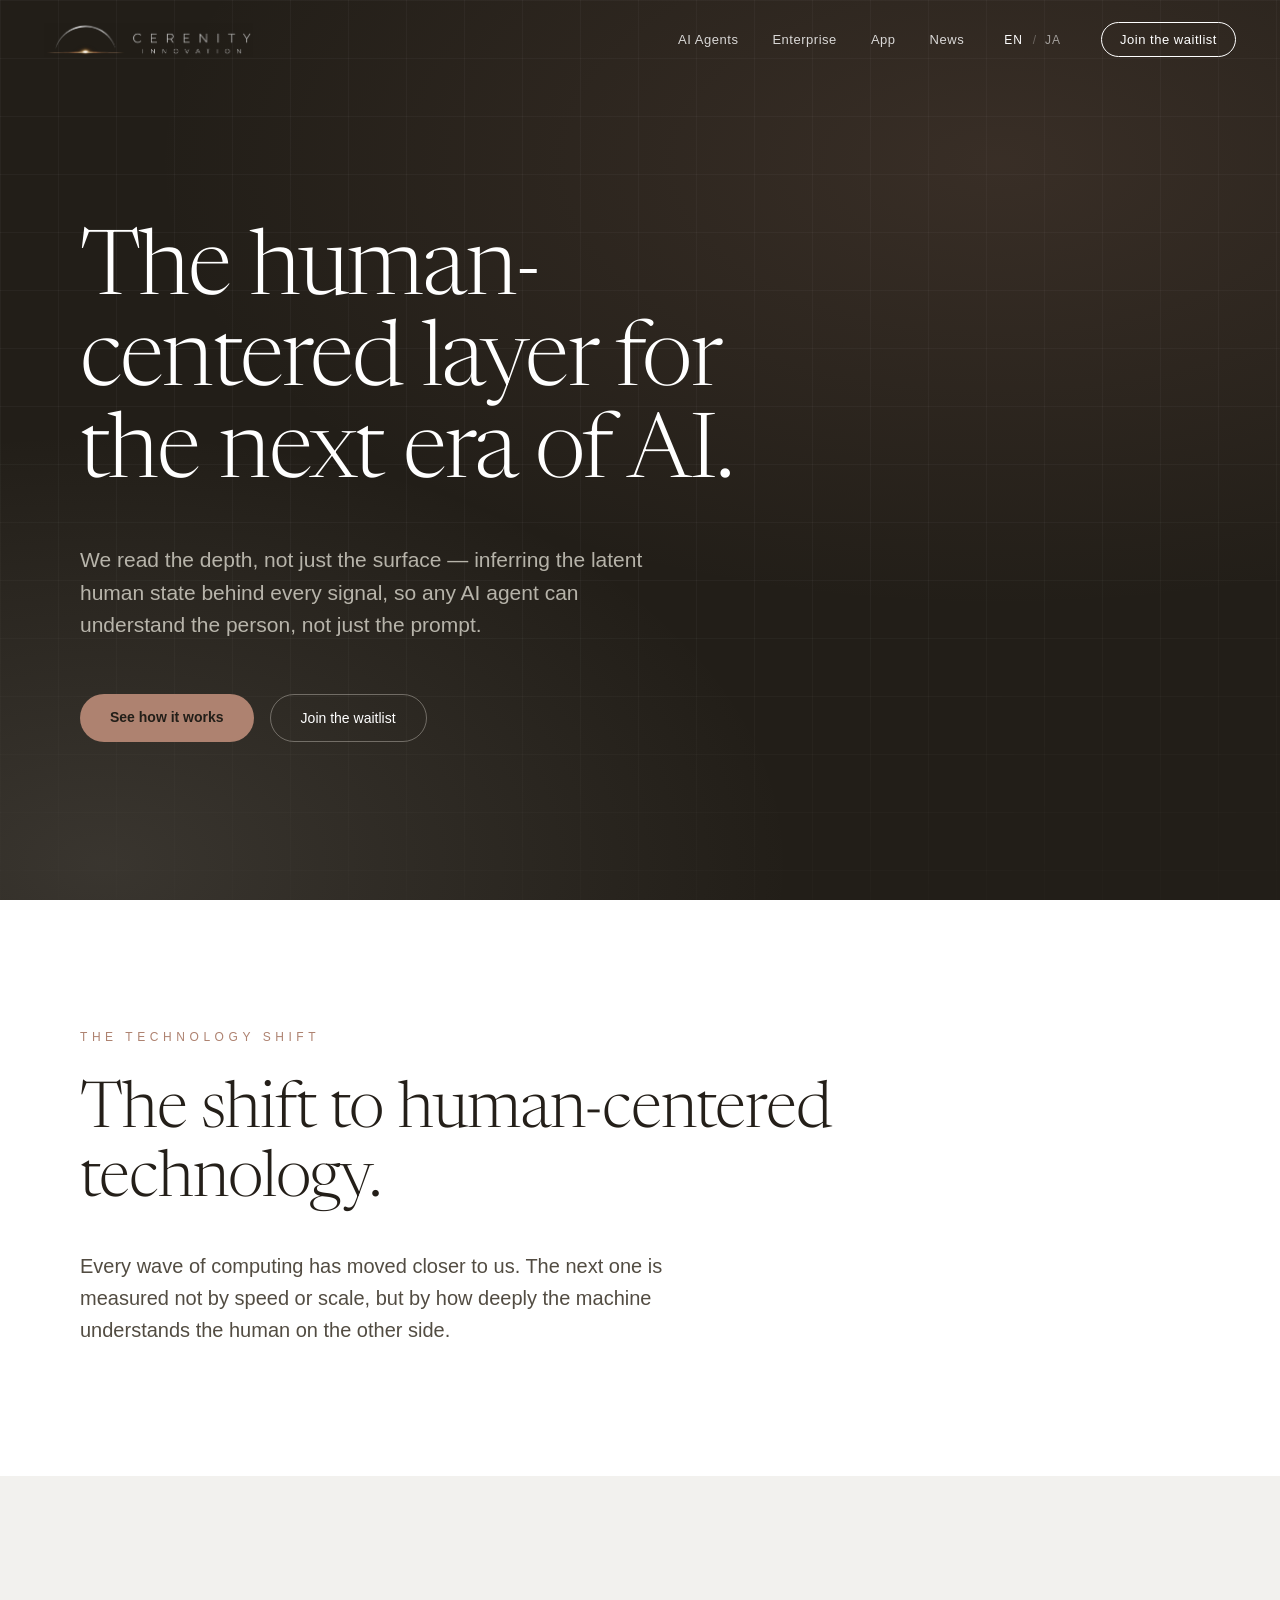
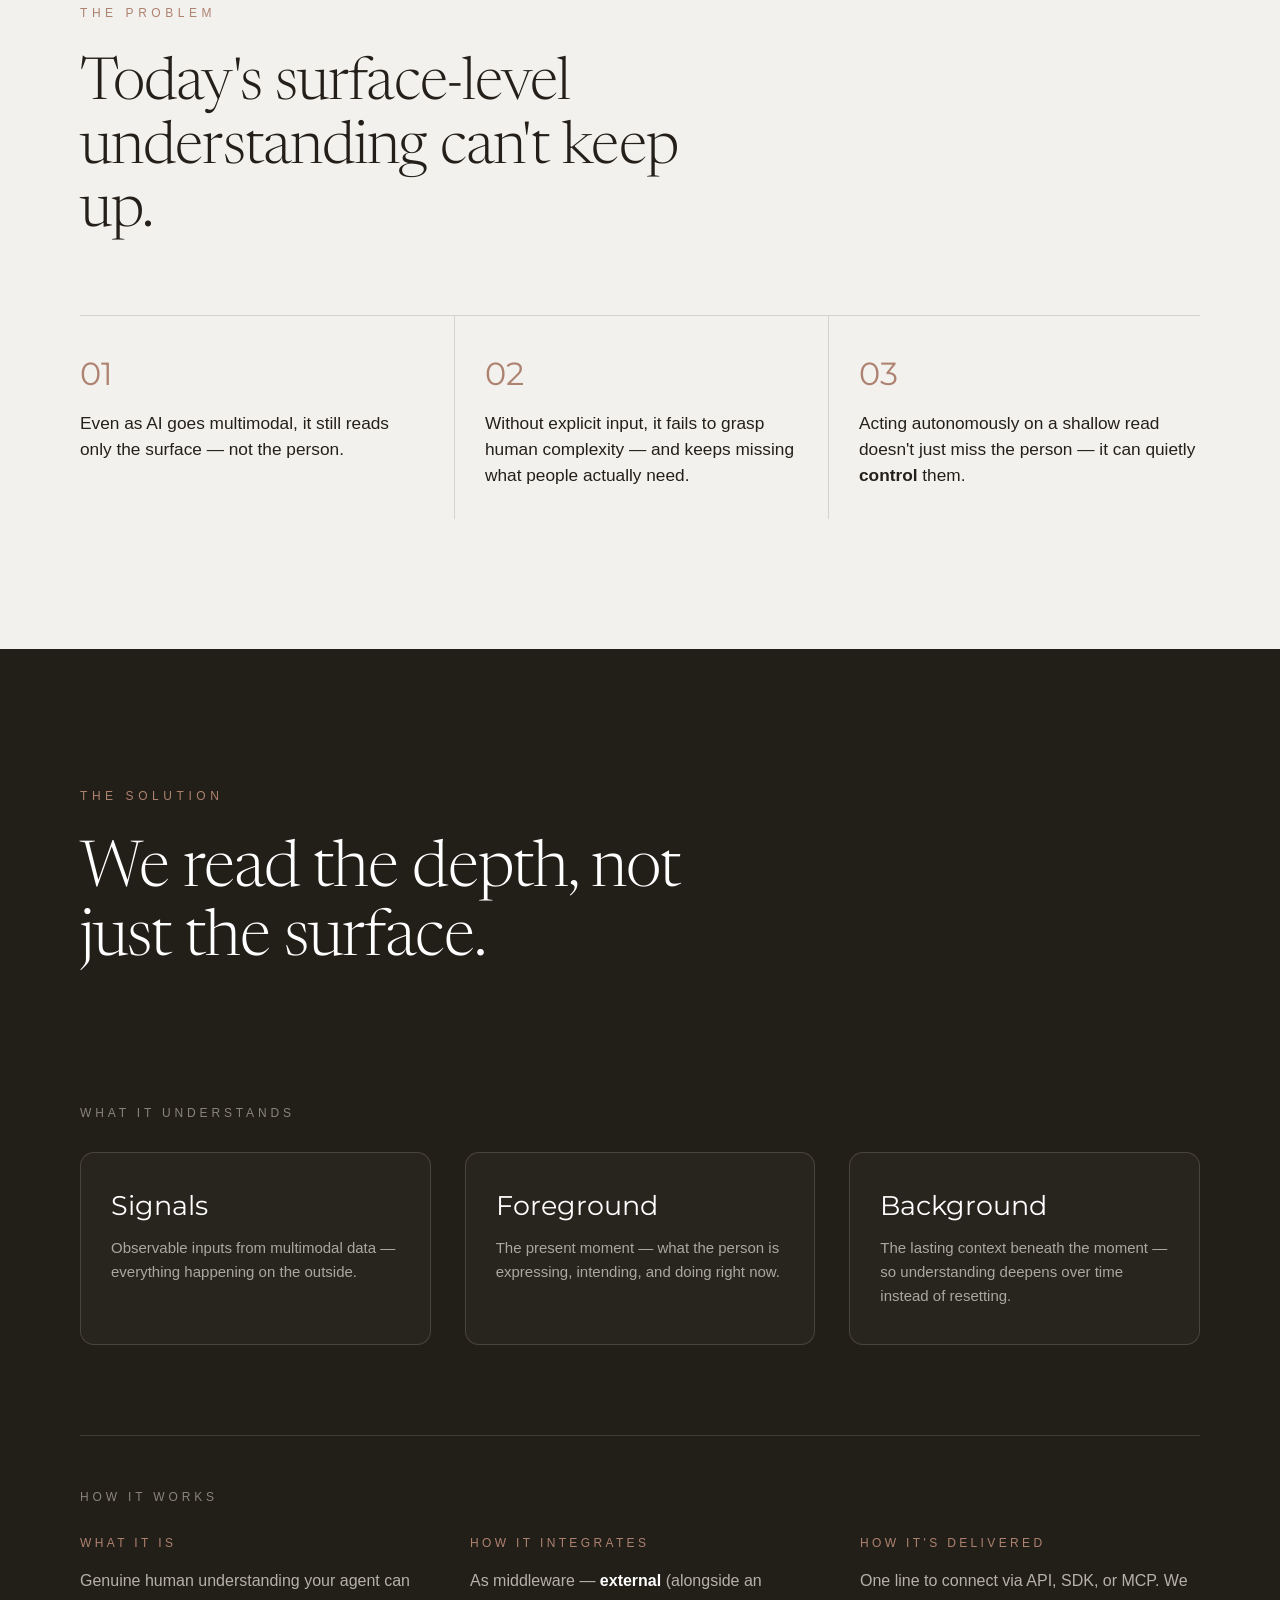
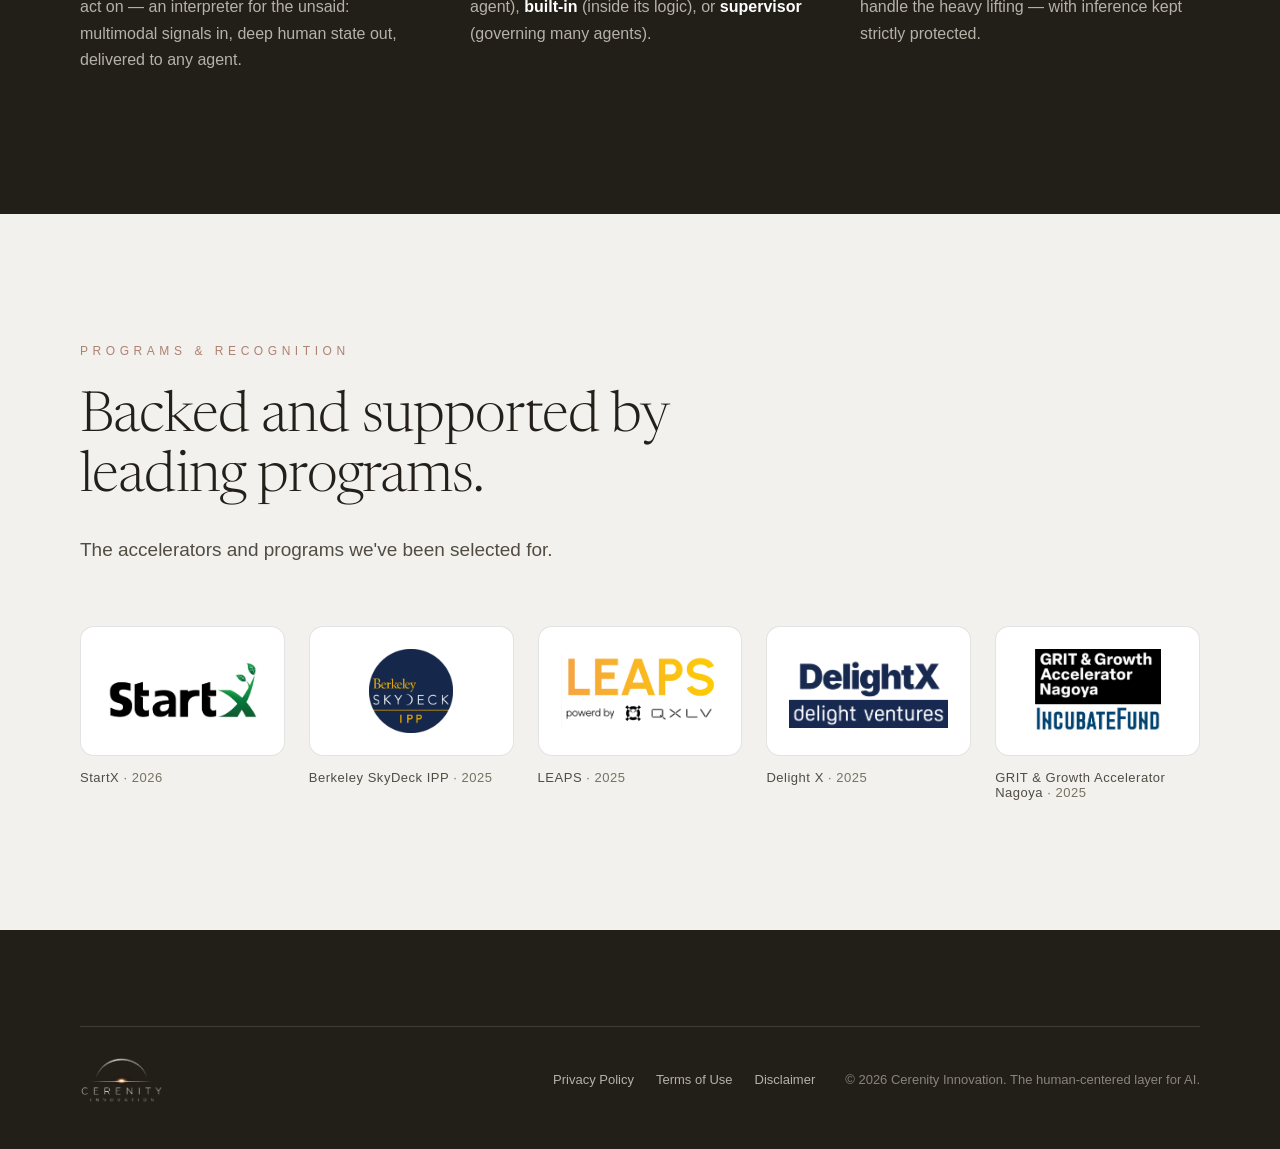
<file: index.html>
<!DOCTYPE html>
<html lang="en">
<head>
<meta charset="utf-8">
<meta name="viewport" content="width=device-width, initial-scale=1">
<title>Cerenity Innovation — The human-centered layer for AI</title>
<meta name="description" content="Cerenity Innovation reads the depth behind every signal — inferring the latent human state so any AI agent can understand the person, not just the prompt.">
<link rel="alternate" hreflang="en" href="https://cerenityinnovation.com/">
<link rel="alternate" hreflang="ja" href="https://cerenityinnovation.com/ja/">
<link rel="alternate" hreflang="x-default" href="https://cerenityinnovation.com/">
<link rel="icon" type="image/png" sizes="32x32" href="assets/favicon-32.png">
<link rel="icon" type="image/png" sizes="512x512" href="assets/favicon.png">
<link rel="apple-touch-icon" href="assets/apple-touch-icon.png">
<link rel="preconnect" href="https://fonts.googleapis.com">
<link rel="preconnect" href="https://fonts.gstatic.com" crossorigin>
<link href="https://fonts.googleapis.com/css2?family=Montserrat:wght@400;500;600&family=Newsreader:ital,opsz,wght@0,6..72,300;0,6..72,400;0,6..72,500;1,6..72,300;1,6..72,400&display=swap" rel="stylesheet">
<link rel="stylesheet" href="styles.css">
<script src="site.js" defer></script>
</head>
<body>
<div class="page" style="background: #FFFFFF; overflow-x: hidden;">

  <nav id="site-nav" class="site-nav">
    <a href="#top" class="brand">
      <img src="assets/logo-h-light.png" alt="Cerenity Innovation">
    </a>
    <button class="nav-toggle" aria-label="Menu" aria-expanded="false"><span></span><span></span><span></span></button>
    <div class="nav-links">
      <a href="#top">AI Agents</a>
      <a href="enterprise.html">Enterprise</a>
      <a href="app.html">App</a>
      <a href="news.html">News</a>
      <div class="lang-switch" aria-label="Language"><a href="index.html" aria-current="page">EN</a><a href="ja/index.html" lang="ja" hreflang="ja">JA</a></div>
      <a href="https://waitlister.me/p/cerenity" target="_blank" rel="noopener" class="cta">Join the waitlist</a>
    </div>
  </nav>

  <header id="top" style="position: relative; background: #221E18; color: #FFFFFF; min-height: 100vh; display: flex; flex-direction: column; justify-content: center; padding: 160px 44px 90px; overflow: hidden;">
    <div style="position: absolute; inset: 0; background-image: linear-gradient(rgba(255,255,255,.035) 1px, transparent 1px), linear-gradient(90deg, rgba(255,255,255,.035) 1px, transparent 1px); background-size: 58px 58px, 58px 58px; -webkit-mask-image: radial-gradient(120% 100% at 50% 22%, #000 45%, transparent 100%); mask-image: radial-gradient(120% 100% at 50% 22%, #000 45%, transparent 100%); pointer-events: none;"></div>
    <div style="position: absolute; inset: 0; background: radial-gradient(120% 90% at 78% 18%, rgba(174,130,112,.16), transparent 55%), radial-gradient(90% 80% at 8% 96%, rgba(200,196,188,.14), transparent 60%); pointer-events: none;"></div>
    <div style="position: relative; max-width: 1120px; margin: 0 auto; width: 100%;">
      <h1 data-reveal style="font-family: 'Newsreader', serif; font-weight: 300; font-size: clamp(44px, 7vw, 104px); line-height: 1.02; letter-spacing: -.02em; max-width: 15ch; text-wrap: balance;">The human-centered layer for the next era of AI.</h1>
      <p data-reveal style="margin-top: 42px; font-size: clamp(17px, 1.7vw, 21px); line-height: 1.55; max-width: 52ch; color: rgba(239,235,225,.72);">We read the depth, not just the surface — inferring the latent human state behind every signal, so any AI agent can understand the person, not just the prompt.</p>
      <div data-reveal style="margin-top: 52px; display: flex; gap: 16px; flex-wrap: wrap;">
        <a href="#solution" style="background: #AE8270; color: #221E18; padding: 15px 30px; border-radius: 999px; font-weight: 600; font-size: 14px;">See how it works</a>
        <a href="https://waitlister.me/p/cerenity" target="_blank" rel="noopener" style="border: 1px solid rgba(239,235,225,.35); padding: 15px 30px; border-radius: 999px; font-size: 14px;">Join the waitlist</a>
      </div>
    </div>
  </header>

  <section style="background: #FFFFFF; padding: 130px 44px;">
    <div style="max-width: 1120px; margin: 0 auto;">
      <div data-reveal style="font-size: 12px; letter-spacing: .38em; text-transform: uppercase; color: #AE8270; margin-bottom: 34px;">THE TECHNOLOGY SHIFT</div>
      <h2 data-reveal style="font-family: 'Newsreader', serif; font-weight: 300; font-size: clamp(34px, 5vw, 66px); line-height: 1.08; letter-spacing: -.015em; max-width: 20ch;">The shift to human-centered technology.</h2>
      <p data-reveal style="margin-top: 34px; font-size: clamp(17px, 1.7vw, 20px); line-height: 1.6; max-width: 58ch; color: #524C42;">Every wave of computing has moved closer to us. The next one is measured not by speed or scale, but by how deeply the machine understands the human on the other side.</p>
    </div>
  </section>

  <section style="background: #F2F1EE; padding: 130px 44px;">
    <div style="max-width: 1120px; margin: 0 auto;">
      <div data-reveal style="font-size: 12px; letter-spacing: .38em; text-transform: uppercase; color: #AE8270; margin-bottom: 34px;">THE PROBLEM</div>
      <h2 data-reveal style="font-family: 'Newsreader', serif; font-weight: 300; font-size: clamp(32px, 4.6vw, 60px); line-height: 1.08; letter-spacing: -.015em; max-width: 18ch;">Today's surface-level understanding can't keep up.</h2>
      <div style="margin-top: 70px; display: grid; grid-template-columns: repeat(3, 1fr); gap: 2px; border-top: 1px solid rgba(27,29,25,.14);">
        <div data-reveal style="padding: 38px 30px 30px 0;">
          <div style="font-family: 'Montserrat', sans-serif; font-size: 32px; color: #AE8270; margin-bottom: 18px;">01</div>
          <p style="font-size: clamp(16px, 1.35vw, 18px); line-height: 1.5; color: #241F19;">Even as AI goes multimodal, it still reads only the surface — not the person.</p>
        </div>
        <div data-reveal style="padding: 38px 30px 30px 30px; border-left: 1px solid rgba(27,29,25,.14);">
          <div style="font-family: 'Montserrat', sans-serif; font-size: 32px; color: #AE8270; margin-bottom: 18px;">02</div>
          <p style="font-size: clamp(16px, 1.35vw, 18px); line-height: 1.5; color: #241F19;">Without explicit input, it fails to grasp human complexity — and keeps missing what people actually need.</p>
        </div>
        <div data-reveal style="padding: 38px 0 30px 30px; border-left: 1px solid rgba(27,29,25,.14);">
          <div style="font-family: 'Montserrat', sans-serif; font-size: 32px; color: #AE8270; margin-bottom: 18px;">03</div>
          <p style="font-size: clamp(16px, 1.35vw, 18px); line-height: 1.5; color: #241F19;">Acting autonomously on a shallow read doesn't just miss the person — it can quietly <strong style="font-weight: 600;">control</strong> them.</p>
        </div>
      </div>
    </div>
  </section>

  <section id="solution" style="background: #221E18; color: #FFFFFF; padding: 140px 44px;">
    <div style="max-width: 1120px; margin: 0 auto;">
      <div data-reveal style="font-size: 12px; letter-spacing: .38em; text-transform: uppercase; color: #AE8270; margin-bottom: 34px;">The Solution</div>
      <h2 data-reveal style="font-family: 'Newsreader', serif; font-weight: 300; font-size: clamp(34px, 5vw, 66px); line-height: 1.08; letter-spacing: -.015em; max-width: 18ch;">We read the depth, not just the surface.</h2>
      <p data-reveal style="margin-top: 28px; font-size: clamp(17px, 1.7vw, 20px); line-height: 1.55; max-width: 50ch; color: rgba(239,235,225,.72);">A human-understanding layer that plugs into any AI agent.</p>

      <div data-reveal style="margin-top: 72px; font-size: 12px; letter-spacing: .32em; text-transform: uppercase; color: rgba(239,235,225,.5);">What it understands</div>
      <div style="margin-top: 32px; display: grid; grid-template-columns: repeat(3, 1fr); gap: 34px;">
        <div data-reveal style="border: 1px solid rgba(239,235,225,.16); border-radius: 14px; padding: 36px 30px; background: rgba(239,235,225,.03);">
          <h3 style="font-family: 'Montserrat', sans-serif; font-weight: 400; font-size: 27px; margin-bottom: 14px;">Signals</h3>
          <p style="font-size: 15px; line-height: 1.6; color: rgba(239,235,225,.66);">Observable inputs from multimodal data — everything happening on the outside.</p>
        </div>
        <div data-reveal style="border: 1px solid rgba(239,235,225,.16); border-radius: 14px; padding: 36px 30px; background: rgba(239,235,225,.03);">
          <h3 style="font-family: 'Montserrat', sans-serif; font-weight: 400; font-size: 27px; margin-bottom: 14px;">Foreground</h3>
          <p style="font-size: 15px; line-height: 1.6; color: rgba(239,235,225,.66);">The present moment — what the person is expressing, intending, and doing right now.</p>
        </div>
        <div data-reveal style="border: 1px solid rgba(239,235,225,.16); border-radius: 14px; padding: 36px 30px; background: rgba(239,235,225,.03);">
          <h3 style="font-family: 'Montserrat', sans-serif; font-weight: 400; font-size: 27px; margin-bottom: 14px;">Background</h3>
          <p style="font-size: 15px; line-height: 1.6; color: rgba(239,235,225,.66);">The lasting context beneath the moment — so understanding deepens over time instead of resetting.</p>
        </div>
      </div>

      <div data-reveal style="margin-top: 90px; padding-top: 54px; border-top: 1px solid rgba(239,235,225,.14); font-size: 12px; letter-spacing: .32em; text-transform: uppercase; color: rgba(239,235,225,.5);">How it works</div>
      <div style="margin-top: 32px; display: grid; grid-template-columns: repeat(3, 1fr); gap: 50px;">
        <div data-reveal>
          <div style="font-size: 12px; letter-spacing: .28em; text-transform: uppercase; color: #AE8270; margin-bottom: 18px;">What it is</div>
          <p style="font-size: 16px; line-height: 1.65; color: rgba(239,235,225,.72);">Genuine human understanding your agent can act on — an interpreter for the unsaid: multimodal signals in, deep human state out, delivered to any agent.</p>
        </div>
        <div data-reveal>
          <div style="font-size: 12px; letter-spacing: .28em; text-transform: uppercase; color: #AE8270; margin-bottom: 18px;">How it integrates</div>
          <p style="font-size: 16px; line-height: 1.65; color: rgba(239,235,225,.72);">As middleware — <strong style="font-weight: 600; color: #FFFFFF;">external</strong> (alongside an agent), <strong style="font-weight: 600; color: #FFFFFF;">built-in</strong> (inside its logic), or <strong style="font-weight: 600; color: #FFFFFF;">supervisor</strong> (governing many agents).</p>
        </div>
        <div data-reveal>
          <div style="font-size: 12px; letter-spacing: .28em; text-transform: uppercase; color: #AE8270; margin-bottom: 18px;">How it's delivered</div>
          <p style="font-size: 16px; line-height: 1.65; color: rgba(239,235,225,.72);">One line to connect via API, SDK, or MCP. We handle the heavy lifting — with inference kept strictly protected.</p>
        </div>
      </div>
    </div>
  </section>

  <section style="background: #F2F1EE; padding: 130px 44px;">
    <div style="max-width: 1120px; margin: 0 auto;">
      <div data-reveal style="font-size: 12px; letter-spacing: .38em; text-transform: uppercase; color: #AE8270; margin-bottom: 30px;">Programs &amp; recognition</div>
      <h2 data-reveal style="font-family: 'Newsreader', serif; font-weight: 300; font-size: clamp(30px, 4.4vw, 58px); line-height: 1.08; letter-spacing: -.015em; max-width: 18ch;">Backed and supported by leading programs.</h2>
      <p data-reveal style="margin-top: 26px; font-size: clamp(16px, 1.5vw, 19px); line-height: 1.6; max-width: 54ch; color: #524C42;">The accelerators and programs we've been selected for.</p>
      <div style="margin-top: 60px; display: grid; grid-template-columns: repeat(5, 1fr); gap: 24px;">
        <div data-reveal style="display: flex; flex-direction: column; gap: 14px;">
          <div style="height: 130px; border: 1px solid rgba(36,31,25,.12); border-radius: 14px; overflow: hidden; background: #FFFFFF; padding: 22px;">
            <img src="assets/accel3-startx.png" alt="StartX" style="width: 100%; height: 100%; object-fit: contain; display: block;">
          </div>
          <div style="font-size: 13px; letter-spacing: .04em; color: #524C42;">StartX <span style="color:#78715F;">· 2026</span></div>
        </div>
        <div data-reveal style="display: flex; flex-direction: column; gap: 14px;">
          <div style="height: 130px; border: 1px solid rgba(36,31,25,.12); border-radius: 14px; overflow: hidden; background: #FFFFFF; padding: 22px;">
            <img src="assets/accel3-skydeck.png" alt="Berkeley SkyDeck IPP" style="width: 100%; height: 100%; object-fit: contain; display: block;">
          </div>
          <div style="font-size: 13px; letter-spacing: .04em; color: #524C42;">Berkeley SkyDeck IPP <span style="color:#78715F;">· 2025</span></div>
        </div>
        <div data-reveal style="display: flex; flex-direction: column; gap: 14px;">
          <div style="height: 130px; border: 1px solid rgba(36,31,25,.12); border-radius: 14px; overflow: hidden; background: #FFFFFF; padding: 22px;">
            <img src="assets/accel3-leaps.png" alt="LEAPS" style="width: 100%; height: 100%; object-fit: contain; display: block;">
          </div>
          <div style="font-size: 13px; letter-spacing: .04em; color: #524C42;">LEAPS <span style="color:#78715F;">· 2025</span></div>
        </div>
        <div data-reveal style="display: flex; flex-direction: column; gap: 14px;">
          <div style="height: 130px; border: 1px solid rgba(36,31,25,.12); border-radius: 14px; overflow: hidden; background: #FFFFFF; padding: 22px;">
            <img src="assets/accel3-delightx.png" alt="Delight X" style="width: 100%; height: 100%; object-fit: contain; display: block;">
          </div>
          <div style="font-size: 13px; letter-spacing: .04em; color: #524C42;">Delight X <span style="color:#78715F;">· 2025</span></div>
        </div>
        <div data-reveal style="display: flex; flex-direction: column; gap: 14px;">
          <div style="height: 130px; border: 1px solid rgba(36,31,25,.12); border-radius: 14px; overflow: hidden; background: #FFFFFF; padding: 22px;">
            <img src="assets/accel-grit.png" alt="GRIT &amp; Growth Accelerator Nagoya" style="width: 100%; height: 100%; object-fit: contain; display: block;">
          </div>
          <div style="font-size: 13px; letter-spacing: .04em; color: #524C42;">GRIT &amp; Growth Accelerator Nagoya <span style="color:#78715F;">· 2025</span></div>
        </div>
      </div>
    </div>
  </section>

  <footer style="background: #221E18; color: #FFFFFF; padding: 96px 44px 46px;">
    <div style="max-width: 1120px; margin: 0 auto; display: flex; justify-content: space-between; align-items: center; flex-wrap: wrap; gap: 20px; border-top: 1px solid rgba(239,235,225,.14); padding-top: 30px; font-size: 13px; color: rgba(239,235,225,.5);">
      <img src="assets/logo-light.png" alt="Cerenity Innovation" style="height: 46px; display: block;">
      <div class="footer-meta">
        <nav class="footer-legal" aria-label="Legal"><a href="privacy.html">Privacy Policy</a><a href="terms.html">Terms of Use</a><a href="disclaimer.html">Disclaimer</a></nav>
        <span>© 2026 Cerenity Innovation. The human-centered layer for AI.</span>
      </div>
    </div>
  </footer>

</div>
</body>
</html>
</file>
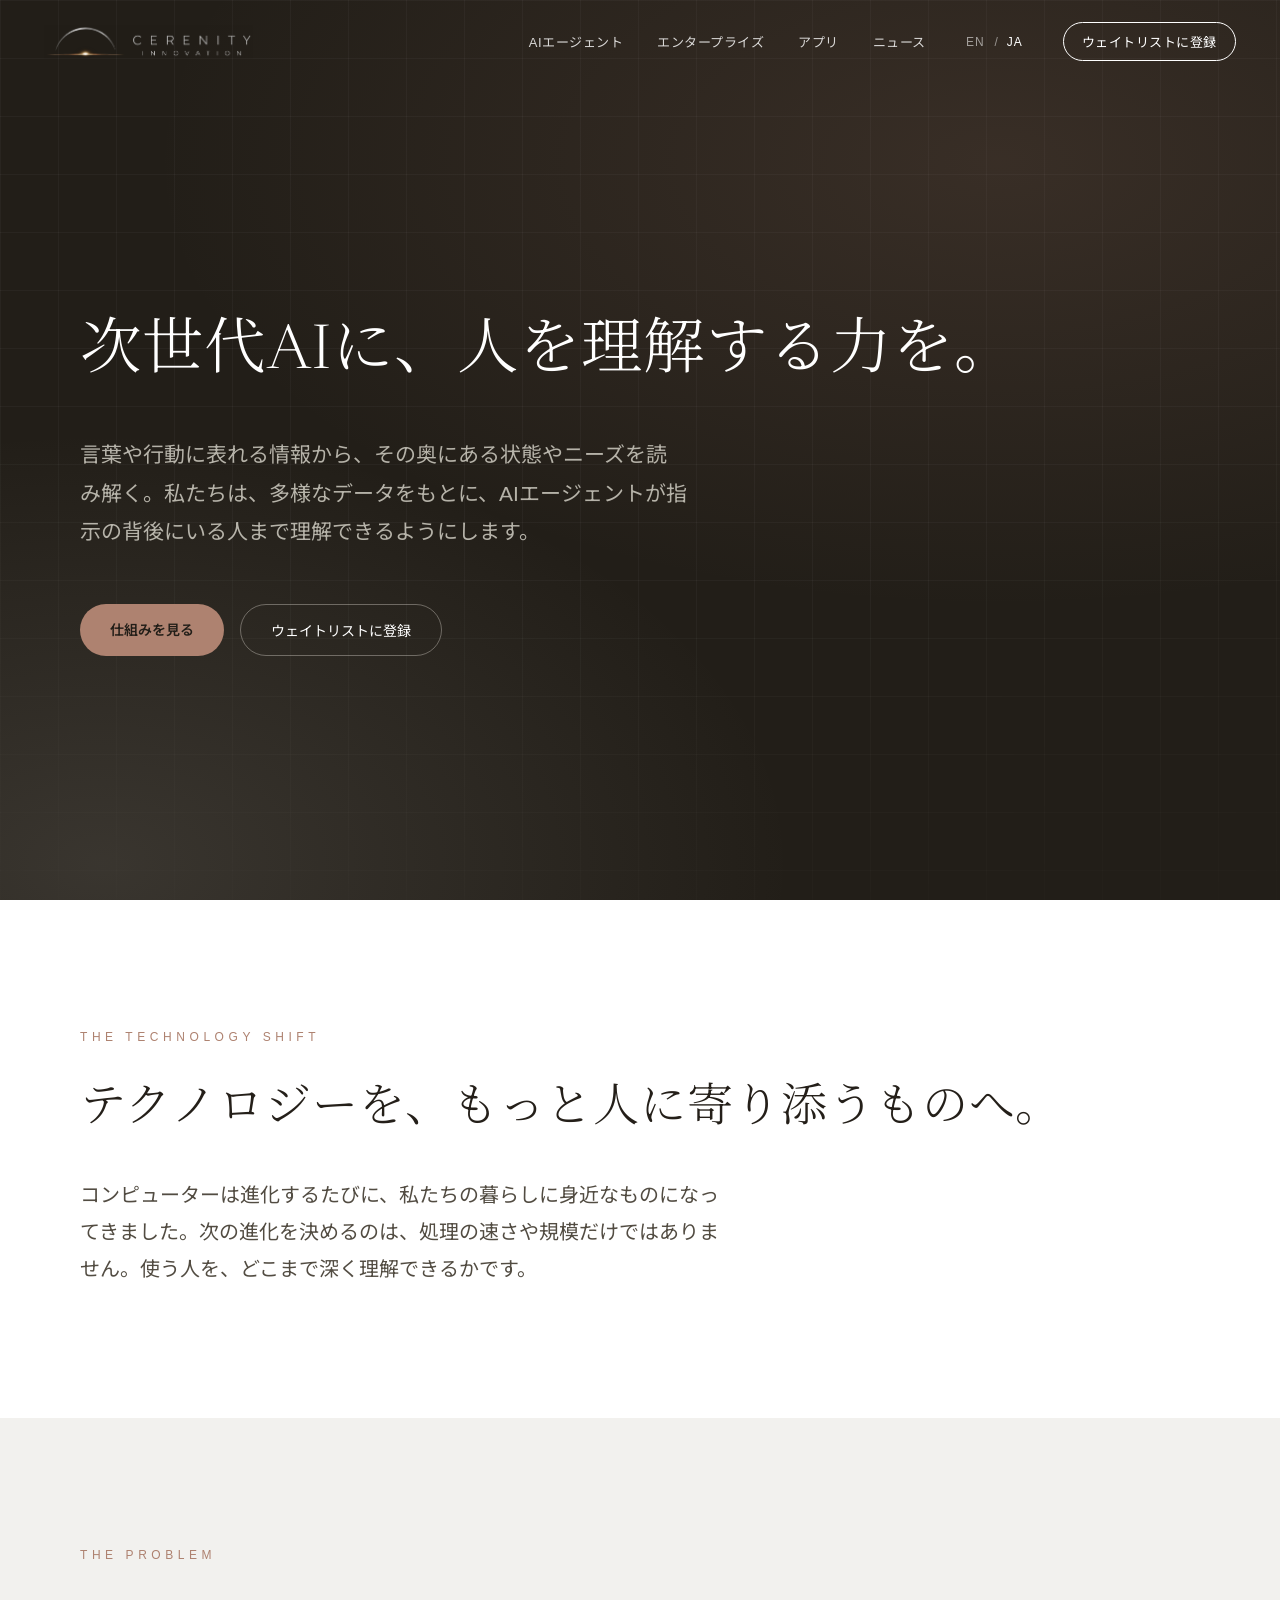
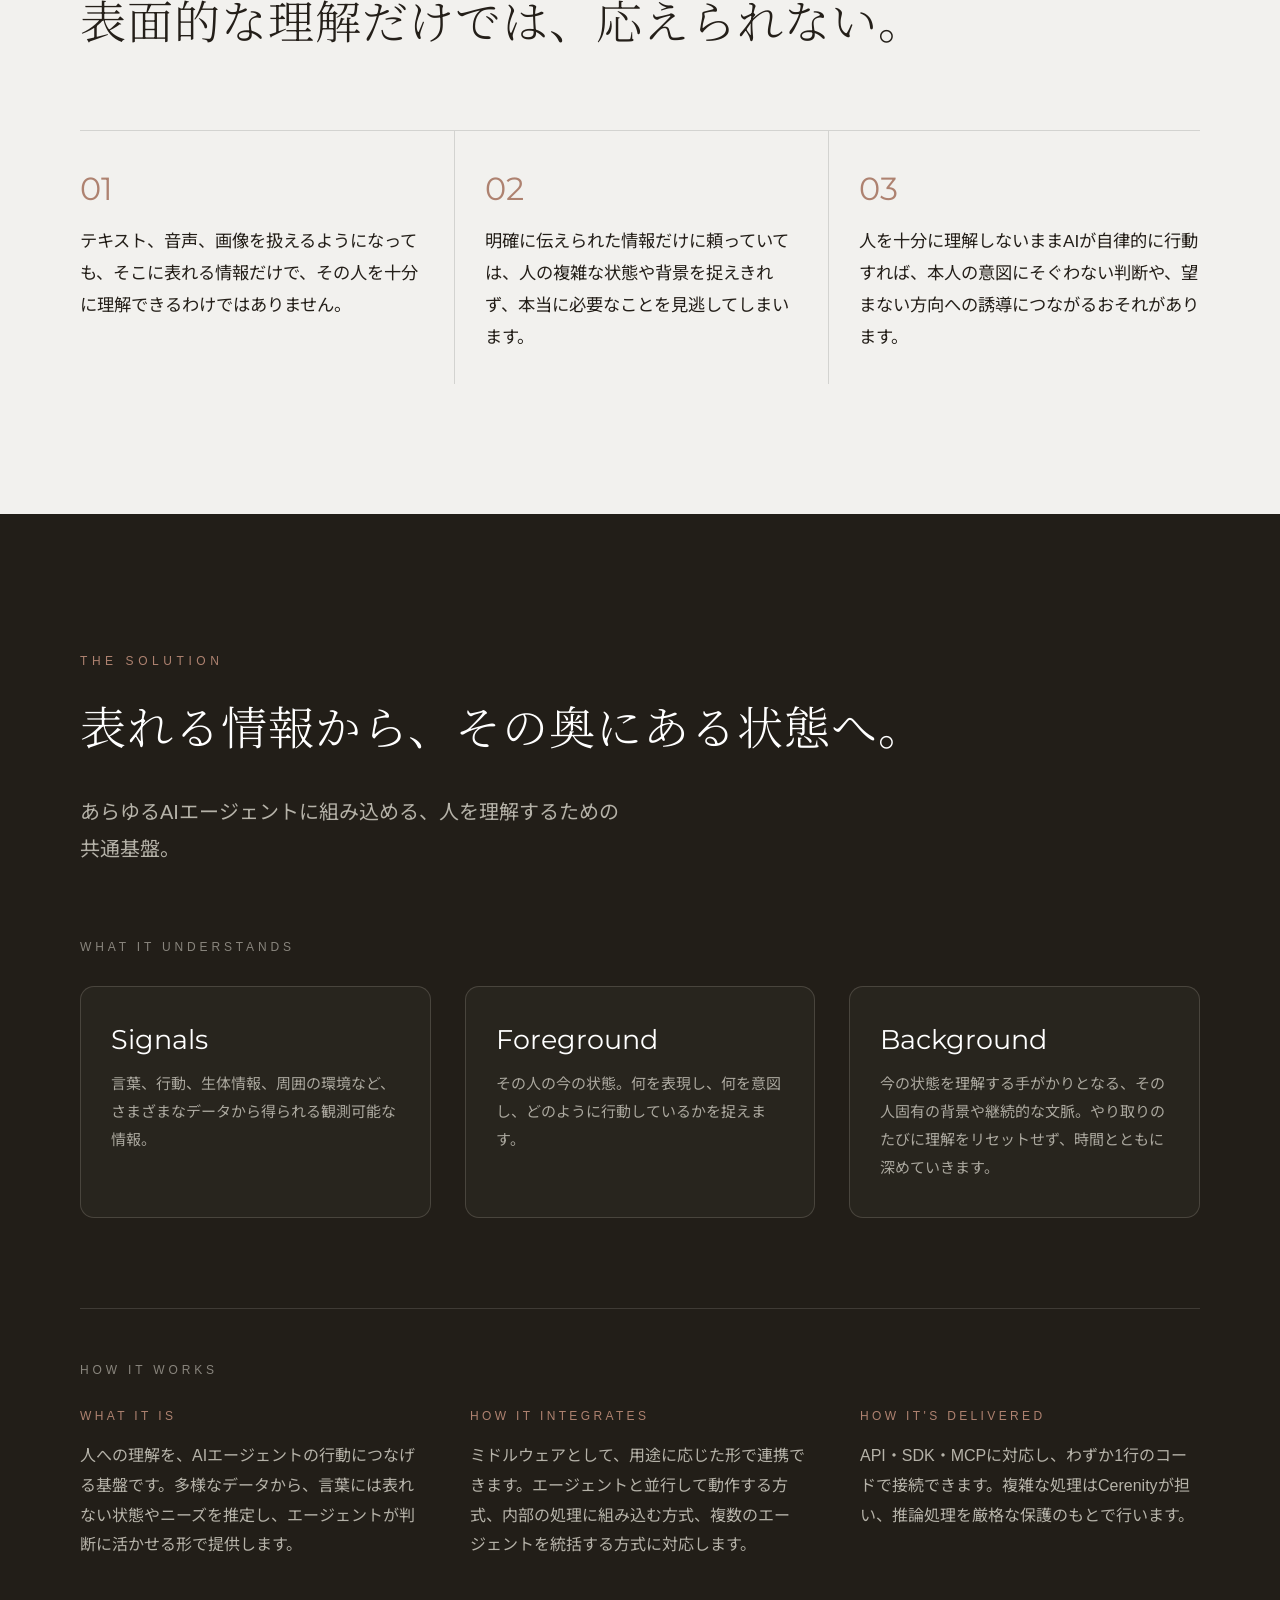
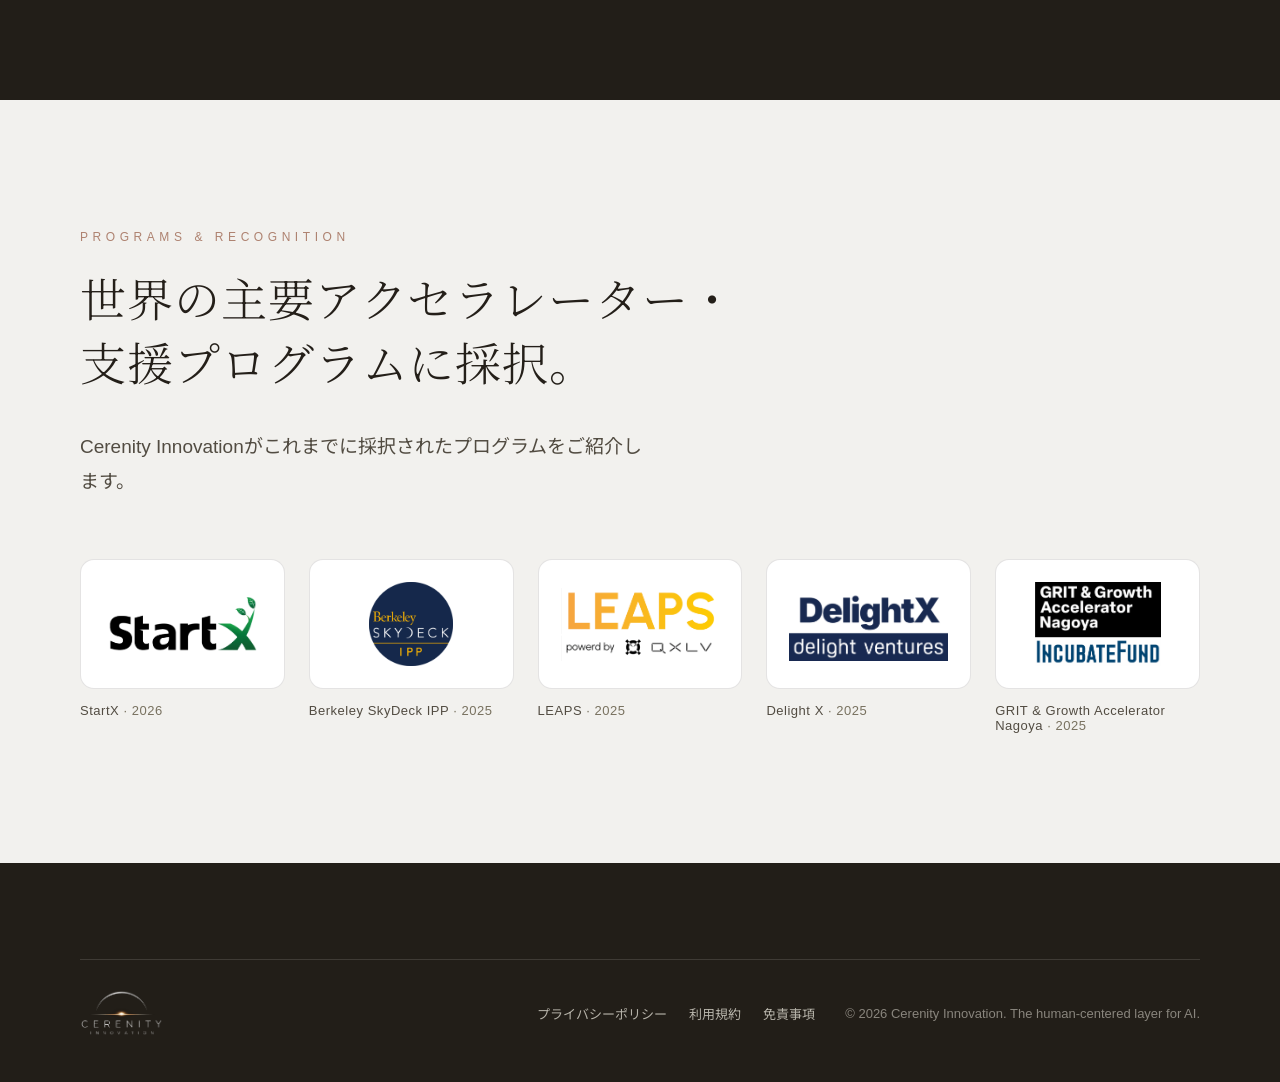
<file: ja/index.html>
<!DOCTYPE html>
<html lang="ja">
<head>
<meta charset="utf-8">
<meta name="viewport" content="width=device-width, initial-scale=1">
<title>Cerenity Innovation — 次世代AIのための、人を理解する基盤</title>
<meta name="description" content="Cerenity Innovationは、多様なデータから、表面には現れない人の状態やニーズを推定。AIエージェントが人を深く理解し、その人に合った行動をとれるようにする基盤を開発しています。">
<link rel="alternate" hreflang="en" href="https://cerenityinnovation.com/">
<link rel="alternate" hreflang="ja" href="https://cerenityinnovation.com/ja/">
<link rel="alternate" hreflang="x-default" href="https://cerenityinnovation.com/">
<link rel="icon" type="image/png" sizes="32x32" href="../assets/favicon-32.png">
<link rel="icon" type="image/png" sizes="512x512" href="../assets/favicon.png">
<link rel="apple-touch-icon" href="../assets/apple-touch-icon.png">
<link rel="preconnect" href="https://fonts.googleapis.com">
<link rel="preconnect" href="https://fonts.gstatic.com" crossorigin>
<link href="https://fonts.googleapis.com/css2?family=Montserrat:wght@400;500;600&family=Noto+Sans+JP:wght@400;500;600&family=Noto+Serif+JP:wght@300;400&family=Newsreader:ital,opsz,wght@0,6..72,300;0,6..72,400;0,6..72,500;1,6..72,300;1,6..72,400&display=swap" rel="stylesheet">
<link rel="stylesheet" href="../styles.css">
<script src="../site.js" defer></script>
</head>
<body>
<div class="page" style="background: #FFFFFF; overflow-x: hidden;">

  <nav id="site-nav" class="site-nav">
    <a href="#top" class="brand">
      <img src="../assets/logo-h-light.png" alt="Cerenity Innovation">
    </a>
    <button class="nav-toggle" aria-label="Menu" aria-expanded="false"><span></span><span></span><span></span></button>
    <div class="nav-links">
      <a href="#top">AIエージェント</a>
      <a href="enterprise.html">エンタープライズ</a>
      <a href="app.html">アプリ</a>
      <a href="news.html">ニュース</a>
      <div class="lang-switch" aria-label="Language"><a href="../index.html" lang="en" hreflang="en">EN</a><a href="index.html" aria-current="page">JA</a></div>
      <a href="https://waitlister.me/p/cerenity" target="_blank" rel="noopener" class="cta">ウェイトリストに登録</a>
    </div>
  </nav>

  <header id="top" style="position: relative; background: #221E18; color: #FFFFFF; min-height: 100vh; display: flex; flex-direction: column; justify-content: center; padding: 160px 44px 90px; overflow: hidden;">
    <div style="position: absolute; inset: 0; background-image: linear-gradient(rgba(255,255,255,.035) 1px, transparent 1px), linear-gradient(90deg, rgba(255,255,255,.035) 1px, transparent 1px); background-size: 58px 58px, 58px 58px; -webkit-mask-image: radial-gradient(120% 100% at 50% 22%, #000 45%, transparent 100%); mask-image: radial-gradient(120% 100% at 50% 22%, #000 45%, transparent 100%); pointer-events: none;"></div>
    <div style="position: absolute; inset: 0; background: radial-gradient(120% 90% at 78% 18%, rgba(174,130,112,.16), transparent 55%), radial-gradient(90% 80% at 8% 96%, rgba(200,196,188,.14), transparent 60%); pointer-events: none;"></div>
    <div style="position: relative; max-width: 1120px; margin: 0 auto; width: 100%;">
      <h1 data-reveal style="font-family: 'Newsreader', serif; font-weight: 300; font-size: clamp(44px, 7vw, 104px); line-height: 1.02; letter-spacing: -.02em; max-width: 15ch; text-wrap: balance;">次世代AIに、人を理解する力を。</h1>
      <p data-reveal style="margin-top: 42px; font-size: clamp(17px, 1.7vw, 21px); line-height: 1.55; max-width: 52ch; color: rgba(239,235,225,.72);">言葉や行動に表れる情報から、その奥にある状態やニーズを読み解く。私たちは、多様なデータをもとに、AIエージェントが指示の背後にいる人まで理解できるようにします。</p>
      <div data-reveal style="margin-top: 52px; display: flex; gap: 16px; flex-wrap: wrap;">
        <a href="#solution" style="background: #AE8270; color: #221E18; padding: 15px 30px; border-radius: 999px; font-weight: 600; font-size: 14px;">仕組みを見る</a>
        <a href="https://waitlister.me/p/cerenity" target="_blank" rel="noopener" style="border: 1px solid rgba(239,235,225,.35); padding: 15px 30px; border-radius: 999px; font-size: 14px;">ウェイトリストに登録</a>
      </div>
    </div>
  </header>

  <section style="background: #FFFFFF; padding: 130px 44px;">
    <div style="max-width: 1120px; margin: 0 auto;">
      <div data-reveal style="font-size: 12px; letter-spacing: .38em; text-transform: uppercase; color: #AE8270; margin-bottom: 34px;">THE TECHNOLOGY SHIFT</div>
      <h2 data-reveal style="font-family: 'Newsreader', serif; font-weight: 300; font-size: clamp(34px, 5vw, 66px); line-height: 1.08; letter-spacing: -.015em; max-width: 20ch;">テクノロジーを、もっと人に寄り添うものへ。</h2>
      <p data-reveal style="margin-top: 34px; font-size: clamp(17px, 1.7vw, 20px); line-height: 1.6; max-width: 58ch; color: #524C42;">コンピューターは進化するたびに、私たちの暮らしに身近なものになってきました。次の進化を決めるのは、処理の速さや規模だけではありません。使う人を、どこまで深く理解できるかです。</p>
    </div>
  </section>

  <section style="background: #F2F1EE; padding: 130px 44px;">
    <div style="max-width: 1120px; margin: 0 auto;">
      <div data-reveal style="font-size: 12px; letter-spacing: .38em; text-transform: uppercase; color: #AE8270; margin-bottom: 34px;">THE PROBLEM</div>
      <h2 data-reveal style="font-family: 'Newsreader', serif; font-weight: 300; font-size: clamp(32px, 4.6vw, 60px); line-height: 1.08; letter-spacing: -.015em; max-width: 18ch;">表面的な理解だけでは、応えられない。</h2>
      <div style="margin-top: 70px; display: grid; grid-template-columns: repeat(3, 1fr); gap: 2px; border-top: 1px solid rgba(27,29,25,.14);">
        <div data-reveal style="padding: 38px 30px 30px 0;">
          <div style="font-family: 'Montserrat', sans-serif; font-size: 32px; color: #AE8270; margin-bottom: 18px;">01</div>
          <p style="font-size: clamp(16px, 1.35vw, 18px); line-height: 1.5; color: #241F19;">テキスト、音声、画像を扱えるようになっても、そこに表れる情報だけで、その人を十分に理解できるわけではありません。</p>
        </div>
        <div data-reveal style="padding: 38px 30px 30px 30px; border-left: 1px solid rgba(27,29,25,.14);">
          <div style="font-family: 'Montserrat', sans-serif; font-size: 32px; color: #AE8270; margin-bottom: 18px;">02</div>
          <p style="font-size: clamp(16px, 1.35vw, 18px); line-height: 1.5; color: #241F19;">明確に伝えられた情報だけに頼っていては、人の複雑な状態や背景を捉えきれず、本当に必要なことを見逃してしまいます。</p>
        </div>
        <div data-reveal style="padding: 38px 0 30px 30px; border-left: 1px solid rgba(27,29,25,.14);">
          <div style="font-family: 'Montserrat', sans-serif; font-size: 32px; color: #AE8270; margin-bottom: 18px;">03</div>
          <p style="font-size: clamp(16px, 1.35vw, 18px); line-height: 1.5; color: #241F19;">人を十分に理解しないままAIが自律的に行動すれば、本人の意図にそぐわない判断や、望まない方向への誘導につながるおそれがあります。</p>
        </div>
      </div>
    </div>
  </section>

  <section id="solution" style="background: #221E18; color: #FFFFFF; padding: 140px 44px;">
    <div style="max-width: 1120px; margin: 0 auto;">
      <div data-reveal style="font-size: 12px; letter-spacing: .38em; text-transform: uppercase; color: #AE8270; margin-bottom: 34px;">The Solution</div>
      <h2 data-reveal style="font-family: 'Newsreader', serif; font-weight: 300; font-size: clamp(34px, 5vw, 66px); line-height: 1.08; letter-spacing: -.015em; max-width: 18ch;">表れる情報から、その奥にある状態へ。</h2>
      <p data-reveal style="margin-top: 28px; font-size: clamp(17px, 1.7vw, 20px); line-height: 1.55; max-width: 50ch; color: rgba(239,235,225,.72);">あらゆるAIエージェントに組み込める、人を理解するための共通基盤。</p>

      <div data-reveal style="margin-top: 72px; font-size: 12px; letter-spacing: .32em; text-transform: uppercase; color: rgba(239,235,225,.5);">What it understands</div>
      <div style="margin-top: 32px; display: grid; grid-template-columns: repeat(3, 1fr); gap: 34px;">
        <div data-reveal style="border: 1px solid rgba(239,235,225,.16); border-radius: 14px; padding: 36px 30px; background: rgba(239,235,225,.03);">
          <h3 style="font-family: 'Montserrat', sans-serif; font-weight: 400; font-size: 27px; margin-bottom: 14px;">Signals</h3>
          <p style="font-size: 15px; line-height: 1.6; color: rgba(239,235,225,.66);">言葉、行動、生体情報、周囲の環境など、さまざまなデータから得られる観測可能な情報。</p>
        </div>
        <div data-reveal style="border: 1px solid rgba(239,235,225,.16); border-radius: 14px; padding: 36px 30px; background: rgba(239,235,225,.03);">
          <h3 style="font-family: 'Montserrat', sans-serif; font-weight: 400; font-size: 27px; margin-bottom: 14px;">Foreground</h3>
          <p style="font-size: 15px; line-height: 1.6; color: rgba(239,235,225,.66);">その人の今の状態。何を表現し、何を意図し、どのように行動しているかを捉えます。</p>
        </div>
        <div data-reveal style="border: 1px solid rgba(239,235,225,.16); border-radius: 14px; padding: 36px 30px; background: rgba(239,235,225,.03);">
          <h3 style="font-family: 'Montserrat', sans-serif; font-weight: 400; font-size: 27px; margin-bottom: 14px;">Background</h3>
          <p style="font-size: 15px; line-height: 1.6; color: rgba(239,235,225,.66);">今の状態を理解する手がかりとなる、その人固有の背景や継続的な文脈。やり取りのたびに理解をリセットせず、時間とともに深めていきます。</p>
        </div>
      </div>

      <div data-reveal style="margin-top: 90px; padding-top: 54px; border-top: 1px solid rgba(239,235,225,.14); font-size: 12px; letter-spacing: .32em; text-transform: uppercase; color: rgba(239,235,225,.5);">How it works</div>
      <div style="margin-top: 32px; display: grid; grid-template-columns: repeat(3, 1fr); gap: 50px;">
        <div data-reveal>
          <div style="font-size: 12px; letter-spacing: .28em; text-transform: uppercase; color: #AE8270; margin-bottom: 18px;">What it is</div>
          <p style="font-size: 16px; line-height: 1.65; color: rgba(239,235,225,.72);">人への理解を、AIエージェントの行動につなげる基盤です。多様なデータから、言葉には表れない状態やニーズを推定し、エージェントが判断に活かせる形で提供します。</p>
        </div>
        <div data-reveal>
          <div style="font-size: 12px; letter-spacing: .28em; text-transform: uppercase; color: #AE8270; margin-bottom: 18px;">How it integrates</div>
          <p style="font-size: 16px; line-height: 1.65; color: rgba(239,235,225,.72);">ミドルウェアとして、用途に応じた形で連携できます。エージェントと並行して動作する方式、内部の処理に組み込む方式、複数のエージェントを統括する方式に対応します。</p>
        </div>
        <div data-reveal>
          <div style="font-size: 12px; letter-spacing: .28em; text-transform: uppercase; color: #AE8270; margin-bottom: 18px;">How it's delivered</div>
          <p style="font-size: 16px; line-height: 1.65; color: rgba(239,235,225,.72);">API・SDK・MCPに対応し、わずか1行のコードで接続できます。複雑な処理はCerenityが担い、推論処理を厳格な保護のもとで行います。</p>
        </div>
      </div>
    </div>
  </section>

  <section style="background: #F2F1EE; padding: 130px 44px;">
    <div style="max-width: 1120px; margin: 0 auto;">
      <div data-reveal style="font-size: 12px; letter-spacing: .38em; text-transform: uppercase; color: #AE8270; margin-bottom: 30px;">Programs &amp; recognition</div>
      <h2 data-reveal style="font-family: 'Newsreader', serif; font-weight: 300; font-size: clamp(30px, 4.4vw, 58px); line-height: 1.08; letter-spacing: -.015em; max-width: 18ch;">世界の主要アクセラレーター・支援プログラムに採択。</h2>
      <p data-reveal style="margin-top: 26px; font-size: clamp(16px, 1.5vw, 19px); line-height: 1.6; max-width: 54ch; color: #524C42;">Cerenity Innovationがこれまでに採択されたプログラムをご紹介します。</p>
      <div style="margin-top: 60px; display: grid; grid-template-columns: repeat(5, 1fr); gap: 24px;">
        <div data-reveal style="display: flex; flex-direction: column; gap: 14px;">
          <div style="height: 130px; border: 1px solid rgba(36,31,25,.12); border-radius: 14px; overflow: hidden; background: #FFFFFF; padding: 22px;">
            <img src="../assets/accel3-startx.png" alt="StartX" style="width: 100%; height: 100%; object-fit: contain; display: block;">
          </div>
          <div style="font-size: 13px; letter-spacing: .04em; color: #524C42;">StartX <span style="color:#78715F;">· 2026</span></div>
        </div>
        <div data-reveal style="display: flex; flex-direction: column; gap: 14px;">
          <div style="height: 130px; border: 1px solid rgba(36,31,25,.12); border-radius: 14px; overflow: hidden; background: #FFFFFF; padding: 22px;">
            <img src="../assets/accel3-skydeck.png" alt="Berkeley SkyDeck IPP" style="width: 100%; height: 100%; object-fit: contain; display: block;">
          </div>
          <div style="font-size: 13px; letter-spacing: .04em; color: #524C42;">Berkeley SkyDeck IPP <span style="color:#78715F;">· 2025</span></div>
        </div>
        <div data-reveal style="display: flex; flex-direction: column; gap: 14px;">
          <div style="height: 130px; border: 1px solid rgba(36,31,25,.12); border-radius: 14px; overflow: hidden; background: #FFFFFF; padding: 22px;">
            <img src="../assets/accel3-leaps.png" alt="LEAPS" style="width: 100%; height: 100%; object-fit: contain; display: block;">
          </div>
          <div style="font-size: 13px; letter-spacing: .04em; color: #524C42;">LEAPS <span style="color:#78715F;">· 2025</span></div>
        </div>
        <div data-reveal style="display: flex; flex-direction: column; gap: 14px;">
          <div style="height: 130px; border: 1px solid rgba(36,31,25,.12); border-radius: 14px; overflow: hidden; background: #FFFFFF; padding: 22px;">
            <img src="../assets/accel3-delightx.png" alt="Delight X" style="width: 100%; height: 100%; object-fit: contain; display: block;">
          </div>
          <div style="font-size: 13px; letter-spacing: .04em; color: #524C42;">Delight X <span style="color:#78715F;">· 2025</span></div>
        </div>
        <div data-reveal style="display: flex; flex-direction: column; gap: 14px;">
          <div style="height: 130px; border: 1px solid rgba(36,31,25,.12); border-radius: 14px; overflow: hidden; background: #FFFFFF; padding: 22px;">
            <img src="../assets/accel-grit.png" alt="GRIT &amp; Growth Accelerator Nagoya" style="width: 100%; height: 100%; object-fit: contain; display: block;">
          </div>
          <div style="font-size: 13px; letter-spacing: .04em; color: #524C42;">GRIT &amp; Growth Accelerator Nagoya <span style="color:#78715F;">· 2025</span></div>
        </div>
      </div>
    </div>
  </section>

  <footer style="background: #221E18; color: #FFFFFF; padding: 96px 44px 46px;">
    <div style="max-width: 1120px; margin: 0 auto; display: flex; justify-content: space-between; align-items: center; flex-wrap: wrap; gap: 20px; border-top: 1px solid rgba(239,235,225,.14); padding-top: 30px; font-size: 13px; color: rgba(239,235,225,.5);">
      <img src="../assets/logo-light.png" alt="Cerenity Innovation" style="height: 46px; display: block;">
      <div class="footer-meta">
        <nav class="footer-legal" aria-label="Legal"><a href="../privacy.html">プライバシーポリシー</a><a href="../terms.html">利用規約</a><a href="../disclaimer.html">免責事項</a></nav>
        <span>© 2026 Cerenity Innovation. The human-centered layer for AI.</span>
      </div>
    </div>
  </footer>

</div>
</body>
</html>
</file>
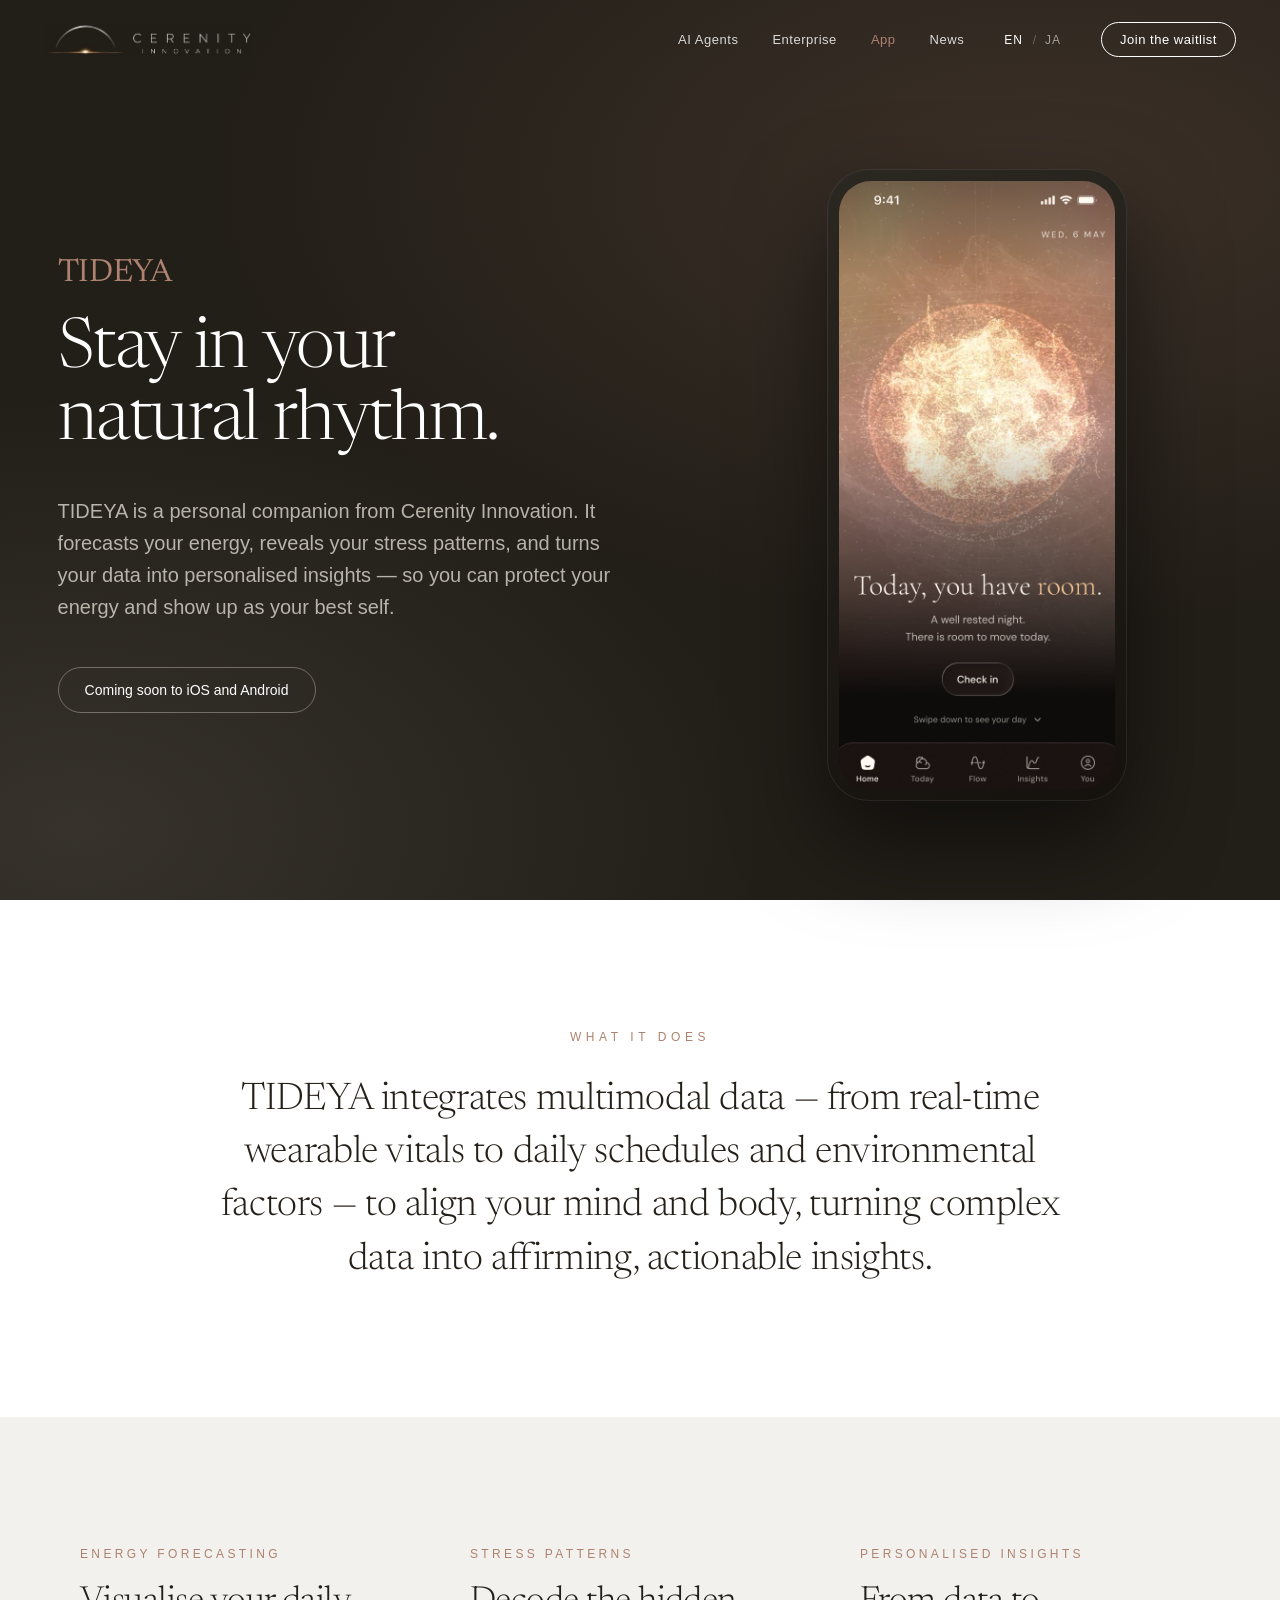
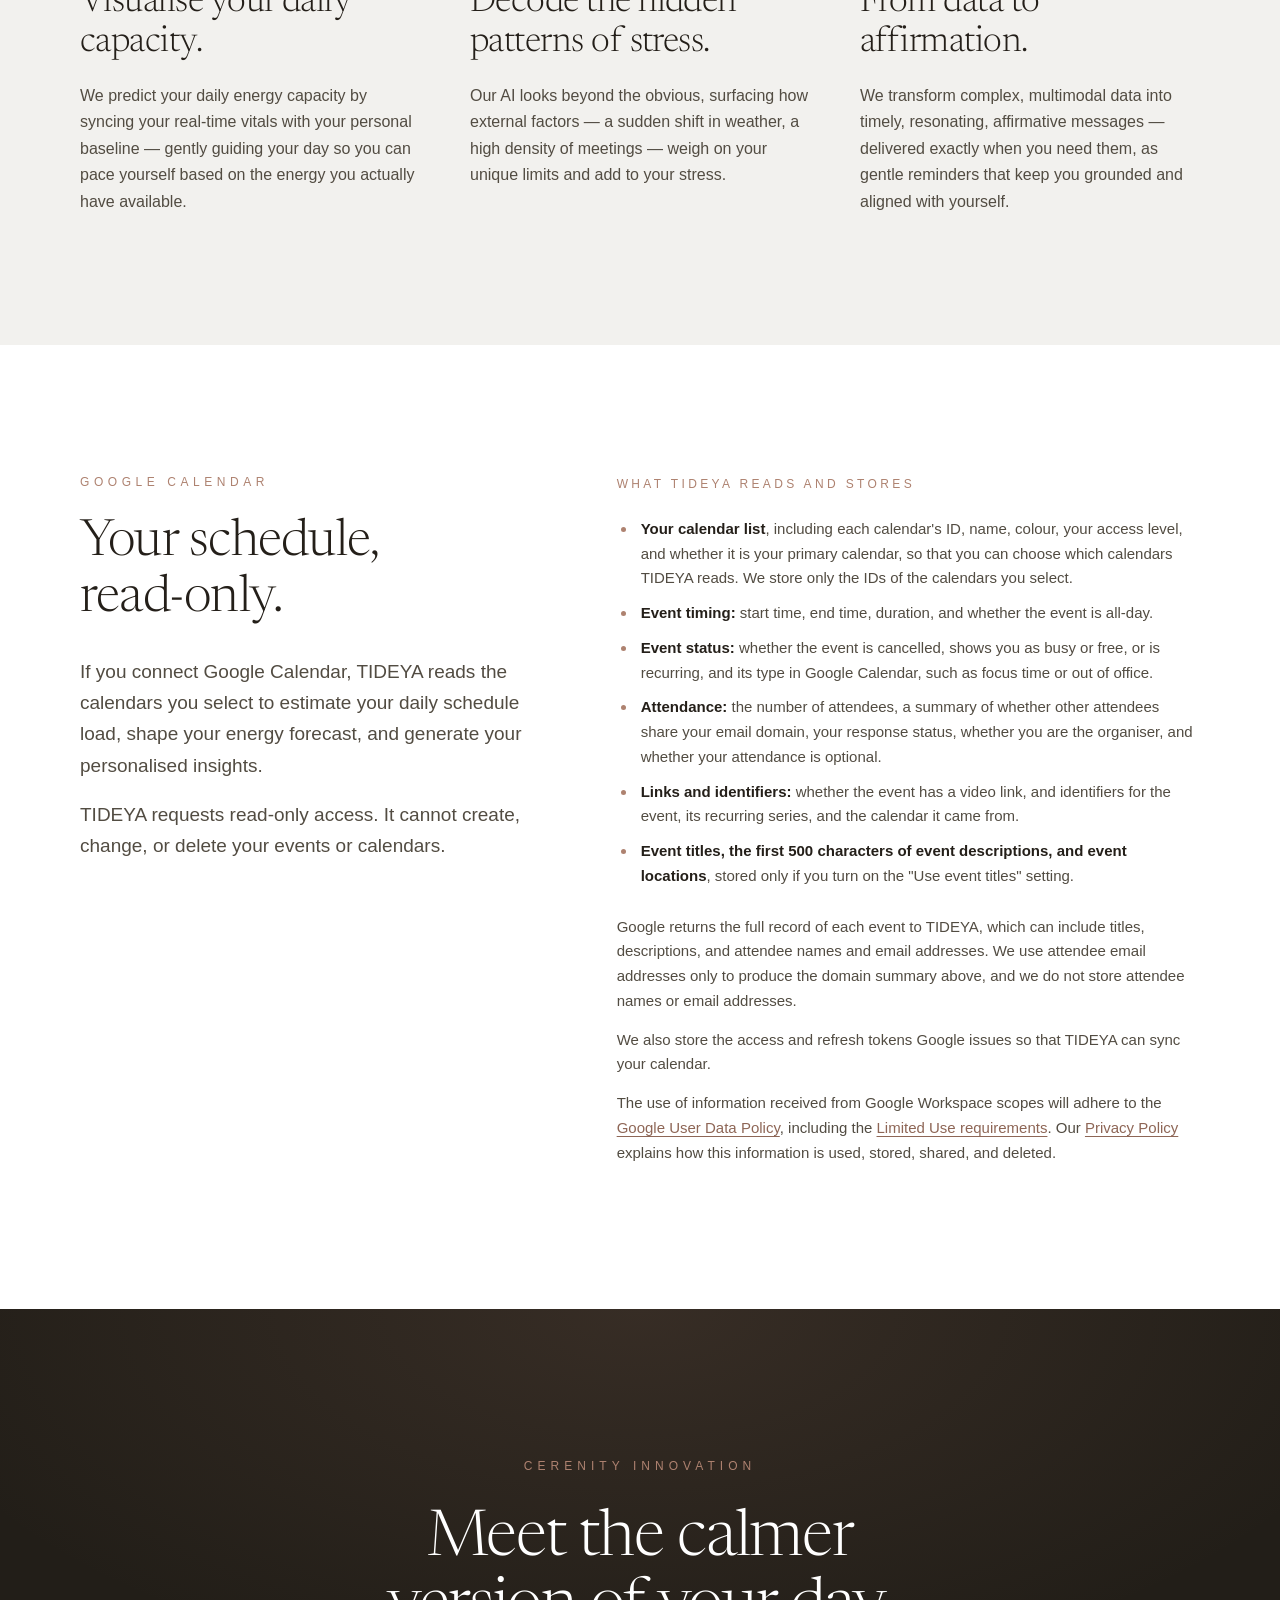
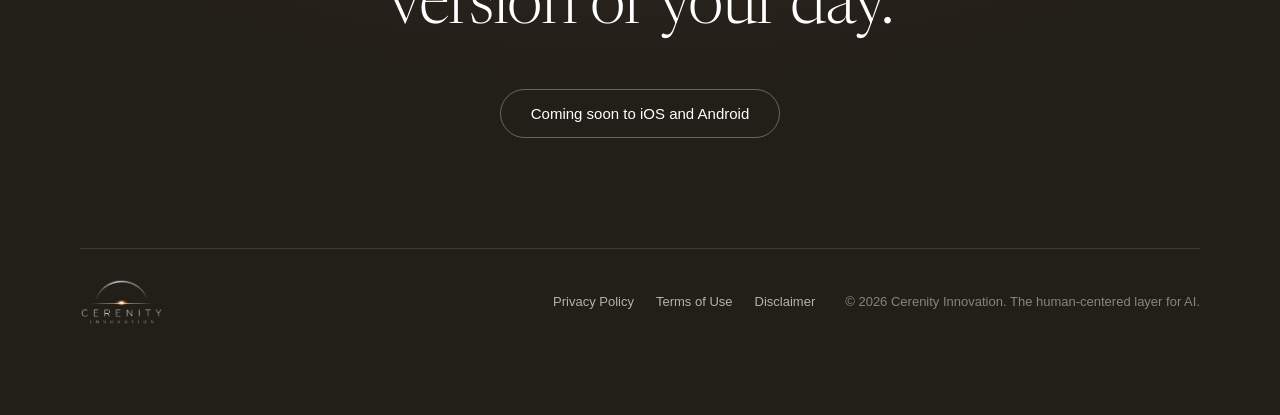
<file: app.html>
<!DOCTYPE html>
<html lang="en">
<head>
<meta charset="utf-8">
<meta name="viewport" content="width=device-width, initial-scale=1">
<title>TIDEYA — Cerenity Innovation</title>
<meta name="description" content="TIDEYA is a personal companion from Cerenity Innovation that forecasts your energy, reveals your stress patterns, and turns your data into personalised insights.">
<link rel="alternate" hreflang="en" href="https://cerenityinnovation.com/app.html">
<link rel="alternate" hreflang="ja" href="https://cerenityinnovation.com/ja/app.html">
<link rel="alternate" hreflang="x-default" href="https://cerenityinnovation.com/app.html">
<link rel="icon" type="image/png" sizes="32x32" href="assets/favicon-32.png">
<link rel="icon" type="image/png" sizes="512x512" href="assets/favicon.png">
<link rel="apple-touch-icon" href="assets/apple-touch-icon.png">
<link rel="preconnect" href="https://fonts.googleapis.com">
<link rel="preconnect" href="https://fonts.gstatic.com" crossorigin>
<link href="https://fonts.googleapis.com/css2?family=Montserrat:wght@400;500;600&family=Newsreader:ital,opsz,wght@0,6..72,300;0,6..72,400;0,6..72,500;1,6..72,300;1,6..72,400&display=swap" rel="stylesheet">
<link rel="stylesheet" href="styles.css">
<script src="site.js" defer></script>
</head>
<body>
<div class="page" style="background: #FFFFFF; overflow-x: hidden;">

  <nav id="site-nav" class="site-nav">
    <a href="index.html" class="brand">
      <img src="assets/logo-h-light.png" alt="Cerenity Innovation">
    </a>
    <button class="nav-toggle" aria-label="Menu" aria-expanded="false"><span></span><span></span><span></span></button>
    <div class="nav-links">
      <a href="index.html">AI Agents</a>
      <a href="enterprise.html">Enterprise</a>
      <a href="app.html" class="active">App</a>
      <a href="news.html">News</a>
      <div class="lang-switch" aria-label="Language"><a href="app.html" aria-current="page">EN</a><a href="ja/app.html" lang="ja" hreflang="ja">JA</a></div>
      <a href="https://waitlister.me/p/cerenity" target="_blank" rel="noopener" class="cta">Join the waitlist</a>
    </div>
  </nav>

  <header style="position: relative; background: #221E18; color: #FFFFFF; min-height: 100vh; display: grid; grid-template-columns: 1.1fr .9fr; gap: 40px; align-items: center; padding: 150px 44px 80px;">
    <div style="position: absolute; inset: 0; background: radial-gradient(120% 90% at 82% 20%, rgba(174,130,112,.18), transparent 55%), radial-gradient(90% 80% at 6% 92%, rgba(200,196,188,.12), transparent 60%); pointer-events: none;"></div>
    <div style="position: relative; max-width: 620px; justify-self: end; width: 100%;">
      <div data-reveal style="font-family: 'Newsreader', serif; font-size: 32px; letter-spacing: -.01em; color: #AE8270; margin-bottom: 26px;">TIDEYA</div>
      <h1 data-reveal style="font-family: 'Newsreader', serif; font-weight: 300; font-size: clamp(40px, 5.4vw, 82px); line-height: 1.04; letter-spacing: -.02em; max-width: 14ch; text-wrap: balance;">Stay in your natural rhythm.</h1>
      <p data-reveal style="margin-top: 36px; font-size: clamp(16px, 1.6vw, 20px); line-height: 1.6; max-width: 52ch; color: rgba(239,235,225,.72);">TIDEYA is a personal companion from Cerenity Innovation. It forecasts your energy, reveals your stress patterns, and turns your data into personalised insights — so you can protect your energy and show up as your best self.</p>
      <div data-reveal style="margin-top: 44px; display: flex; gap: 14px; flex-wrap: wrap;">
        <span style="border: 1px solid rgba(239,235,225,.35); padding: 14px 26px; border-radius: 999px; font-size: 14px;">Coming soon to iOS and Android</span>
      </div>
    </div>
    <div data-reveal style="position: relative; justify-self: center; width: min(300px, 78vw); aspect-ratio: 300 / 632; border-radius: 42px; padding: 12px; background: linear-gradient(160deg, #2b2721, #15120e); box-shadow: 0 40px 90px rgba(0,0,0,.5), inset 0 0 0 1px rgba(239,235,225,.08);">
      <div style="width: 100%; height: 100%; border-radius: 32px; overflow: hidden; background: radial-gradient(120% 80% at 50% 12%, rgba(174,130,112,.22), transparent 60%), linear-gradient(180deg, #26221c, #141009);">
        <img src="assets/screenimage.png" alt="TIDEYA home screen — “Today, you have room.”" style="display: block; width: 100%; height: 100%; object-fit: cover; object-position: top center;">
      </div>
    </div>
  </header>

  <section style="background: #FFFFFF; padding: 130px 44px;">
    <div style="max-width: 900px; margin: 0 auto; text-align: center;">
      <div data-reveal style="font-size: 12px; letter-spacing: .38em; text-transform: uppercase; color: #AE8270; margin-bottom: 30px;">What it does</div>
      <p data-reveal style="font-family: 'Newsreader', serif; font-weight: 300; font-size: clamp(24px, 3vw, 38px); line-height: 1.4; letter-spacing: -.01em; color: #241F19; text-wrap: pretty;">TIDEYA integrates multimodal data — from real-time wearable vitals to daily schedules and environmental factors — to align your mind and body, turning complex data into affirming, actionable insights.</p>
    </div>
  </section>

  <section style="background: #F2F1EE; padding: 130px 44px;">
    <div style="max-width: 1120px; margin: 0 auto; display: grid; grid-template-columns: repeat(3, 1fr); gap: 50px;">
      <div data-reveal>
        <div style="font-size: 12px; letter-spacing: .28em; text-transform: uppercase; color: #AE8270; margin-bottom: 22px;">Energy forecasting</div>
        <h2 style="font-family: 'Newsreader', serif; font-weight: 300; font-size: clamp(28px, 2.8vw, 38px); line-height: 1.12; letter-spacing: -.015em;">Visualise your daily capacity.</h2>
        <p style="margin-top: 20px; font-size: 16px; line-height: 1.65; color: #524C42;">We predict your daily energy capacity by syncing your real-time vitals with your personal baseline — gently guiding your day so you can pace yourself based on the energy you actually have available.</p>
      </div>
      <div data-reveal>
        <div style="font-size: 12px; letter-spacing: .28em; text-transform: uppercase; color: #AE8270; margin-bottom: 22px;">Stress patterns</div>
        <h2 style="font-family: 'Newsreader', serif; font-weight: 300; font-size: clamp(28px, 2.8vw, 38px); line-height: 1.12; letter-spacing: -.015em;">Decode the hidden patterns of stress.</h2>
        <p style="margin-top: 20px; font-size: 16px; line-height: 1.65; color: #524C42;">Our AI looks beyond the obvious, surfacing how external factors — a sudden shift in weather, a high density of meetings — weigh on your unique limits and add to your stress.</p>
      </div>
      <div data-reveal>
        <div style="font-size: 12px; letter-spacing: .28em; text-transform: uppercase; color: #AE8270; margin-bottom: 22px;">Personalised insights</div>
        <h2 style="font-family: 'Newsreader', serif; font-weight: 300; font-size: clamp(28px, 2.8vw, 38px); line-height: 1.12; letter-spacing: -.015em;">From data to affirmation.</h2>
        <p style="margin-top: 20px; font-size: 16px; line-height: 1.65; color: #524C42;">We transform complex, multimodal data into timely, resonating, affirmative messages — delivered exactly when you need them, as gentle reminders that keep you grounded and aligned with yourself.</p>
      </div>
    </div>
  </section>

  <section id="google-calendar" style="background: #FFFFFF; padding: 130px 44px;">
    <div style="max-width: 1120px; margin: 0 auto; display: grid; grid-template-columns: .8fr 1fr; gap: 70px; align-items: start;">
      <div>
        <div data-reveal style="font-size: 12px; letter-spacing: .38em; text-transform: uppercase; color: #AE8270; margin-bottom: 26px;">Google Calendar</div>
        <h2 data-reveal style="font-family: 'Newsreader', serif; font-weight: 300; font-size: clamp(30px, 4vw, 54px); line-height: 1.1; letter-spacing: -.015em; max-width: 16ch;">Your schedule, <span style="white-space: nowrap;">read-only.</span></h2>
        <p data-reveal style="margin-top: 28px; font-size: clamp(16px, 1.5vw, 19px); line-height: 1.65; max-width: 52ch; color: #524C42;">If you connect Google Calendar, TIDEYA reads the calendars you select to estimate your daily schedule load, shape your energy forecast, and generate your personalised insights.</p>
        <p data-reveal style="margin-top: 18px; font-size: clamp(16px, 1.5vw, 19px); line-height: 1.65; max-width: 52ch; color: #524C42;">TIDEYA requests read-only access. It cannot create, change, or delete your events or calendars.</p>
      </div>
      <div class="calendar-detail" data-reveal>
        <h3>What TIDEYA reads and stores</h3>
        <ul>
          <li><strong>Your calendar list</strong>, including each calendar's ID, name, colour, your access level, and whether it is your primary calendar, so that you can choose which calendars TIDEYA reads. We store only the IDs of the calendars you select.</li>
          <li><strong>Event timing:</strong> start time, end time, duration, and whether the event is all-day.</li>
          <li><strong>Event status:</strong> whether the event is cancelled, shows you as busy or free, or is recurring, and its type in Google Calendar, such as focus time or out of office.</li>
          <li><strong>Attendance:</strong> the number of attendees, a summary of whether other attendees share your email domain, your response status, whether you are the organiser, and whether your attendance is optional.</li>
          <li><strong>Links and identifiers:</strong> whether the event has a video link, and identifiers for the event, its recurring series, and the calendar it came from.</li>
          <li><strong>Event titles, the first 500 characters of event descriptions, and event locations</strong>, stored only if you turn on the "Use event titles" setting.</li>
        </ul>
        <p>Google returns the full record of each event to TIDEYA, which can include titles, descriptions, and attendee names and email addresses. We use attendee email addresses only to produce the domain summary above, and we do not store attendee names or email addresses.</p>
        <p>We also store the access and refresh tokens Google issues so that TIDEYA can sync your calendar.</p>
        <p>The use of information received from Google Workspace scopes will adhere to the <a href="https://developers.google.com/terms/api-services-user-data-policy">Google User Data Policy</a>, including the <a href="https://developers.google.com/workspace/workspace-api-user-data-developer-policy">Limited Use requirements</a>. Our <a href="privacy.html">Privacy Policy</a> explains how this information is used, stored, shared, and deleted.</p>
      </div>
    </div>
  </section>

  <section style="background: #221E18; color: #FFFFFF; padding: 150px 44px 90px; position: relative;">
    <div style="position: absolute; inset: 0; background: radial-gradient(100% 90% at 50% 0%, rgba(174,130,112,.15), transparent 60%); pointer-events: none;"></div>
    <div style="position: relative; max-width: 1120px; margin: 0 auto; text-align: center;">
      <div data-reveal style="font-size: 12px; letter-spacing: .42em; text-transform: uppercase; color: #AE8270; margin-bottom: 34px;">Cerenity Innovation</div>
      <h2 data-reveal style="font-family: 'Newsreader', serif; font-weight: 300; font-size: clamp(36px, 5vw, 72px); line-height: 1.06; letter-spacing: -.02em; max-width: 15ch; margin: 0 auto;">Meet the calmer version of your day.</h2>
      <div data-reveal style="margin-top: 46px; display: flex; gap: 14px; flex-wrap: wrap; justify-content: center;">
        <span style="border: 1px solid rgba(239,235,225,.35); padding: 15px 30px; border-radius: 999px; font-size: 15px;">Coming soon to iOS and Android</span>
      </div>
    </div>
    <div style="position: relative; max-width: 1120px; margin: 110px auto 0; display: flex; justify-content: space-between; align-items: center; flex-wrap: wrap; gap: 20px; border-top: 1px solid rgba(239,235,225,.14); padding-top: 30px; font-size: 13px; color: rgba(239,235,225,.5);">
      <a href="index.html"><img src="assets/logo-light.png" alt="Cerenity Innovation" style="height: 46px; display: block;"></a>
      <div class="footer-meta">
        <nav class="footer-legal" aria-label="Legal"><a href="privacy.html">Privacy Policy</a><a href="terms.html">Terms of Use</a><a href="disclaimer.html">Disclaimer</a></nav>
        <span>© 2026 Cerenity Innovation. The human-centered layer for AI.</span>
      </div>
    </div>
  </section>

</div>
</body>
</html>
</file>
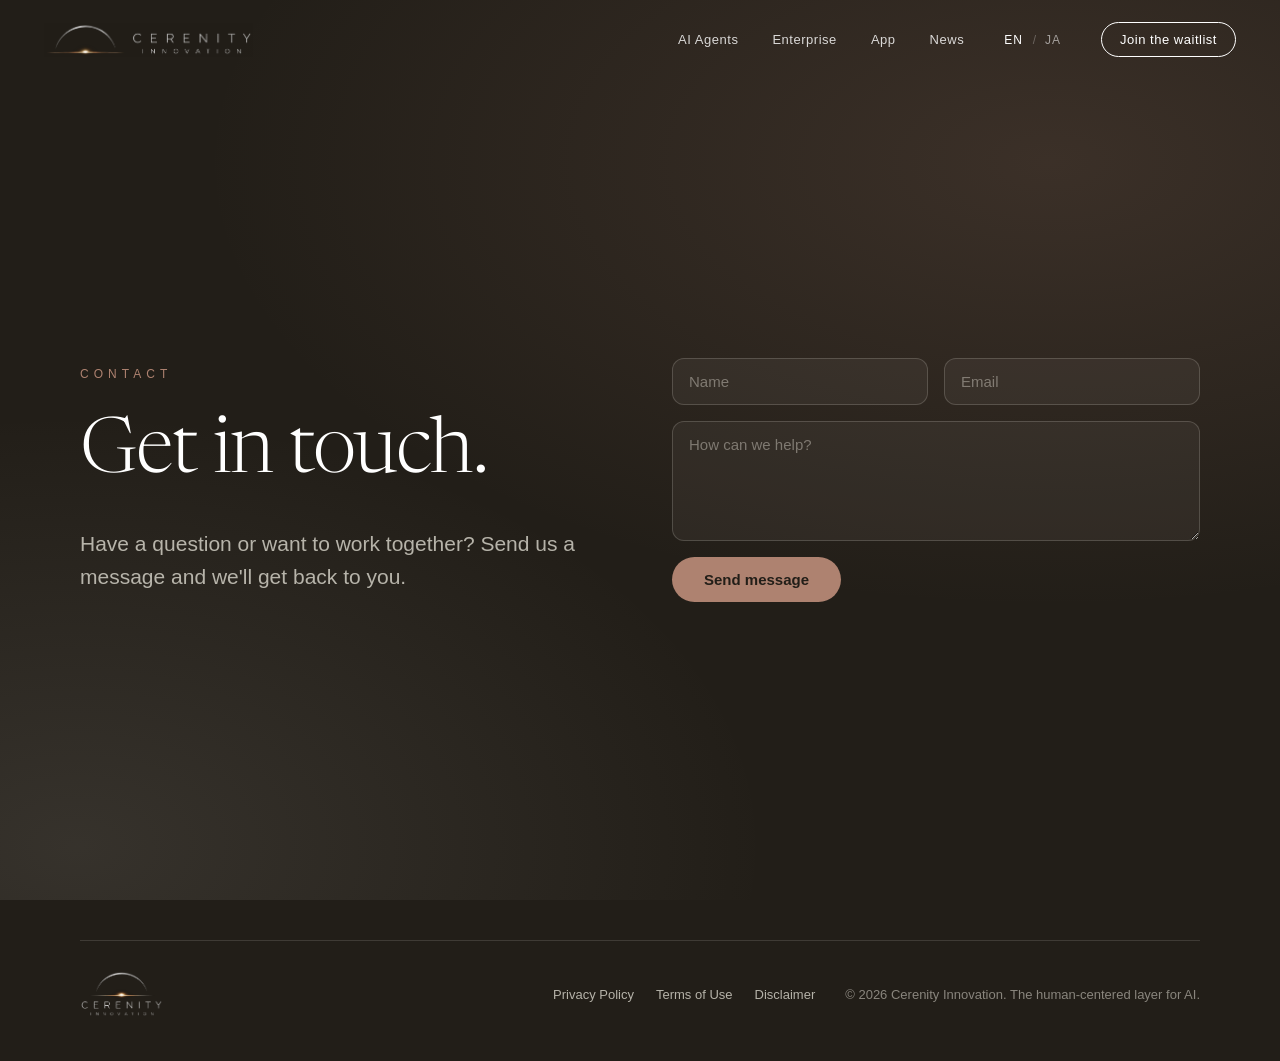
<file: contact.html>
<!DOCTYPE html>
<html lang="en">
<head>
<meta charset="utf-8">
<meta name="viewport" content="width=device-width, initial-scale=1">
<title>Contact — Cerenity Innovation</title>
<meta name="description" content="Get in touch with Cerenity Innovation about your product, team, or partnership.">
<link rel="alternate" hreflang="en" href="https://cerenityinnovation.com/contact.html">
<link rel="alternate" hreflang="ja" href="https://cerenityinnovation.com/ja/contact.html">
<link rel="alternate" hreflang="x-default" href="https://cerenityinnovation.com/contact.html">
<link rel="icon" type="image/png" sizes="32x32" href="assets/favicon-32.png">
<link rel="icon" type="image/png" sizes="512x512" href="assets/favicon.png">
<link rel="apple-touch-icon" href="assets/apple-touch-icon.png">
<link rel="preconnect" href="https://fonts.googleapis.com">
<link rel="preconnect" href="https://fonts.gstatic.com" crossorigin>
<link href="https://fonts.googleapis.com/css2?family=Montserrat:wght@400;500;600&family=Newsreader:ital,opsz,wght@0,6..72,300;0,6..72,400;0,6..72,500;1,6..72,300;1,6..72,400&display=swap" rel="stylesheet">
<link rel="stylesheet" href="styles.css">
<script src="site.js" defer></script>
</head>
<body>
<div class="page" style="background: #221E18; overflow-x: hidden; min-height: 100vh; display: flex; flex-direction: column;">

  <nav id="site-nav" class="site-nav">
    <a href="index.html" class="brand">
      <img src="assets/logo-h-light.png" alt="Cerenity Innovation">
    </a>
    <button class="nav-toggle" aria-label="Menu" aria-expanded="false"><span></span><span></span><span></span></button>
    <div class="nav-links">
      <a href="index.html">AI Agents</a>
      <a href="enterprise.html">Enterprise</a>
      <a href="app.html">App</a>
      <a href="news.html">News</a>
      <div class="lang-switch" aria-label="Language"><a href="contact.html" aria-current="page">EN</a><a href="ja/contact.html" lang="ja" hreflang="ja">JA</a></div>
      <a href="https://waitlister.me/p/cerenity" target="_blank" rel="noopener" class="cta">Join the waitlist</a>
    </div>
  </nav>

  <header style="position: relative; background: #221E18; color: #FFFFFF; flex: 1; min-height: 100vh; display: flex; align-items: center; padding: 150px 44px 90px;">
    <div style="position: absolute; inset: 0; background: radial-gradient(120% 90% at 82% 18%, rgba(174,130,112,.18), transparent 55%), radial-gradient(90% 80% at 6% 94%, rgba(200,196,188,.12), transparent 60%); pointer-events: none;"></div>
    <div class="contact-grid" style="position: relative; max-width: 1120px; margin: 0 auto; width: 100%;">

      <div>
        <div data-reveal style="font-size: 12px; letter-spacing: .42em; text-transform: uppercase; color: #AE8270; margin-bottom: 34px;">Contact</div>
        <h1 data-reveal style="font-family: 'Newsreader', serif; font-weight: 300; font-size: clamp(42px, 6vw, 88px); line-height: 1.03; letter-spacing: -.02em; max-width: 13ch; text-wrap: balance;">Get in touch.</h1>
        <p data-reveal style="margin-top: 34px; font-size: clamp(17px, 1.7vw, 21px); line-height: 1.55; max-width: 46ch; color: rgba(239,235,225,.72);">Have a question or want to work together? Send us a message and we'll get back to you.</p>
      </div>

      <div data-reveal>
        <form data-mailto-form data-mailto="info@cerenityinnovation.com" class="contact-form" style="margin: 0; max-width: 100%;">
          <div class="row">
            <input name="name" type="text" placeholder="Name" required autocomplete="name">
            <input name="email" type="email" placeholder="Email" required autocomplete="email">
          </div>
          <textarea name="message" placeholder="How can we help?" required></textarea>
          <div class="actions">
            <button type="submit">Send message</button>
            <span class="status" role="status" aria-live="polite"></span>
          </div>
        </form>
      </div>

    </div>
  </header>

  <footer style="background: #221E18; color: #FFFFFF; padding: 40px 44px 44px;">
    <div style="max-width: 1120px; margin: 0 auto; display: flex; justify-content: space-between; align-items: center; flex-wrap: wrap; gap: 20px; border-top: 1px solid rgba(239,235,225,.14); padding-top: 30px; font-size: 13px; color: rgba(239,235,225,.5);">
      <a href="index.html"><img src="assets/logo-light.png" alt="Cerenity Innovation" style="height: 46px; display: block;"></a>
      <div class="footer-meta">
        <nav class="footer-legal" aria-label="Legal"><a href="privacy.html">Privacy Policy</a><a href="terms.html">Terms of Use</a><a href="disclaimer.html">Disclaimer</a></nav>
        <span>© 2026 Cerenity Innovation. The human-centered layer for AI.</span>
      </div>
    </div>
  </footer>

</div>
</body>
</html>
</file>
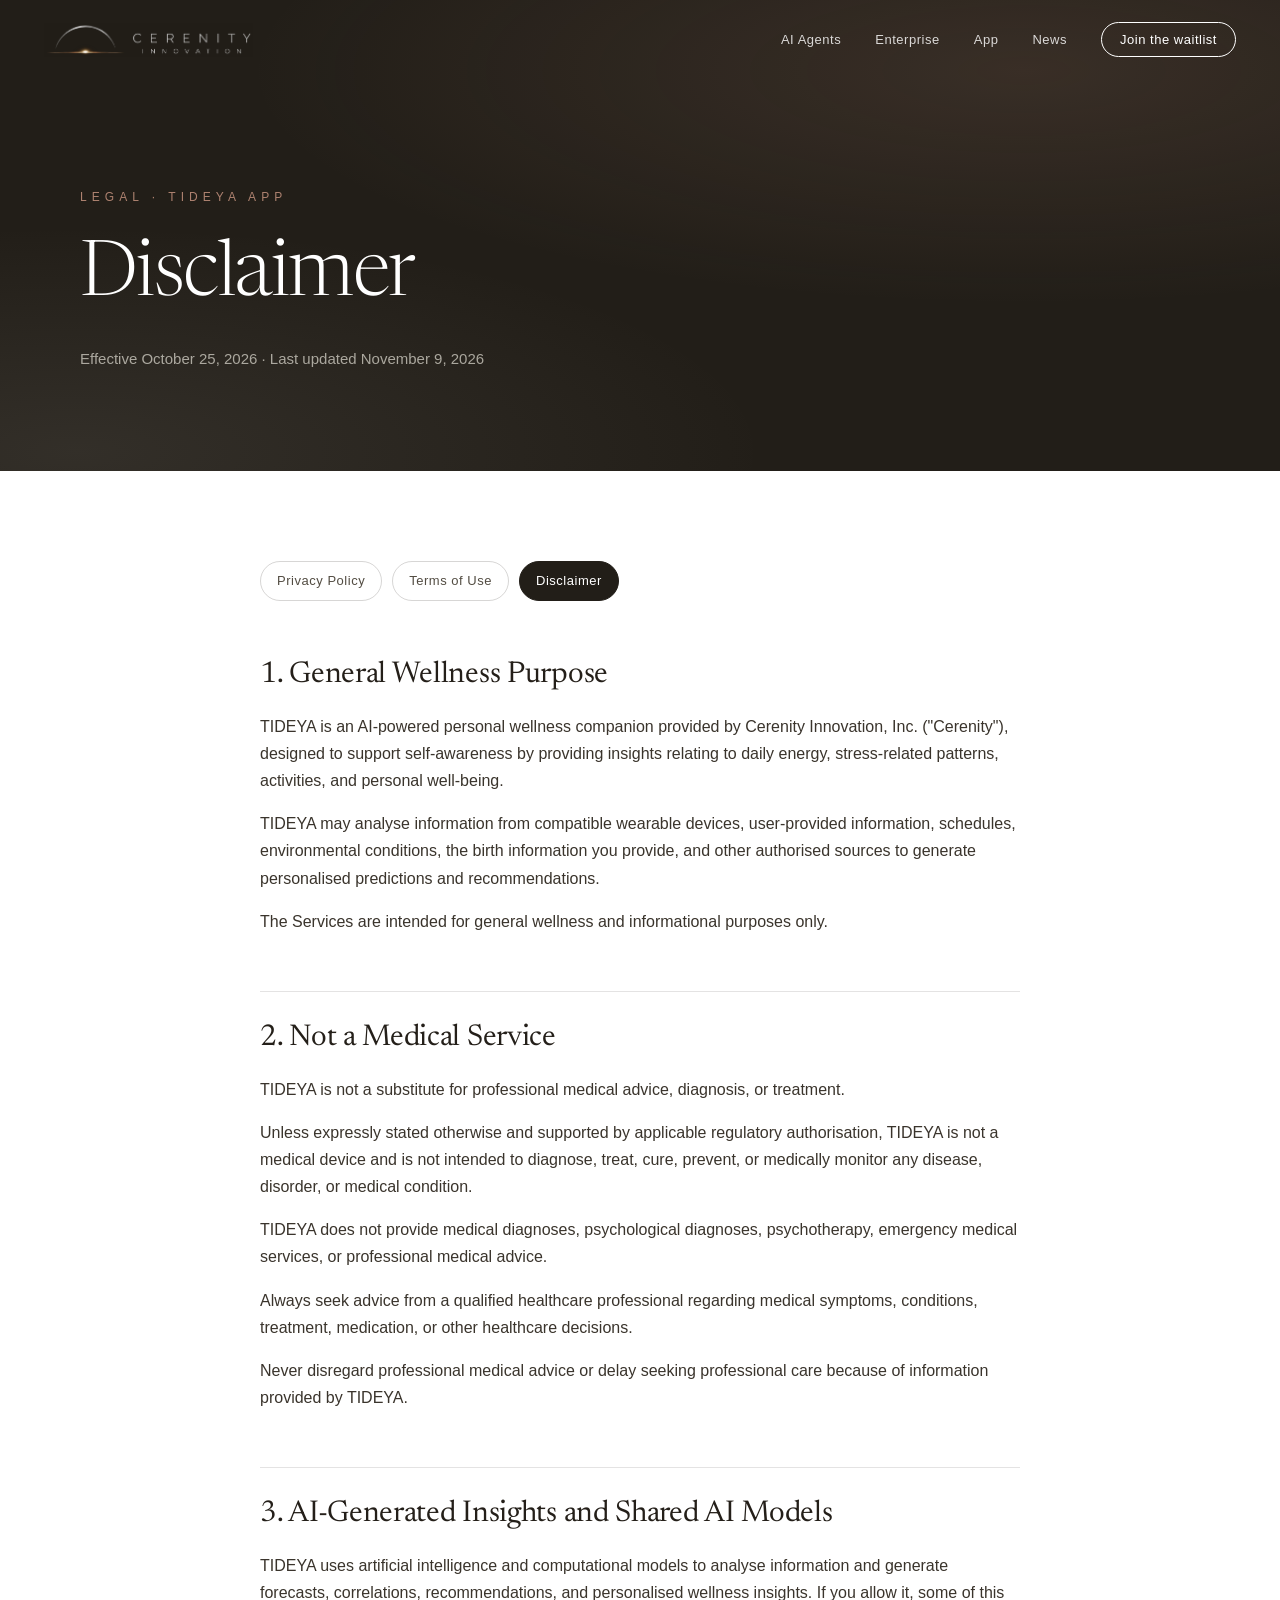
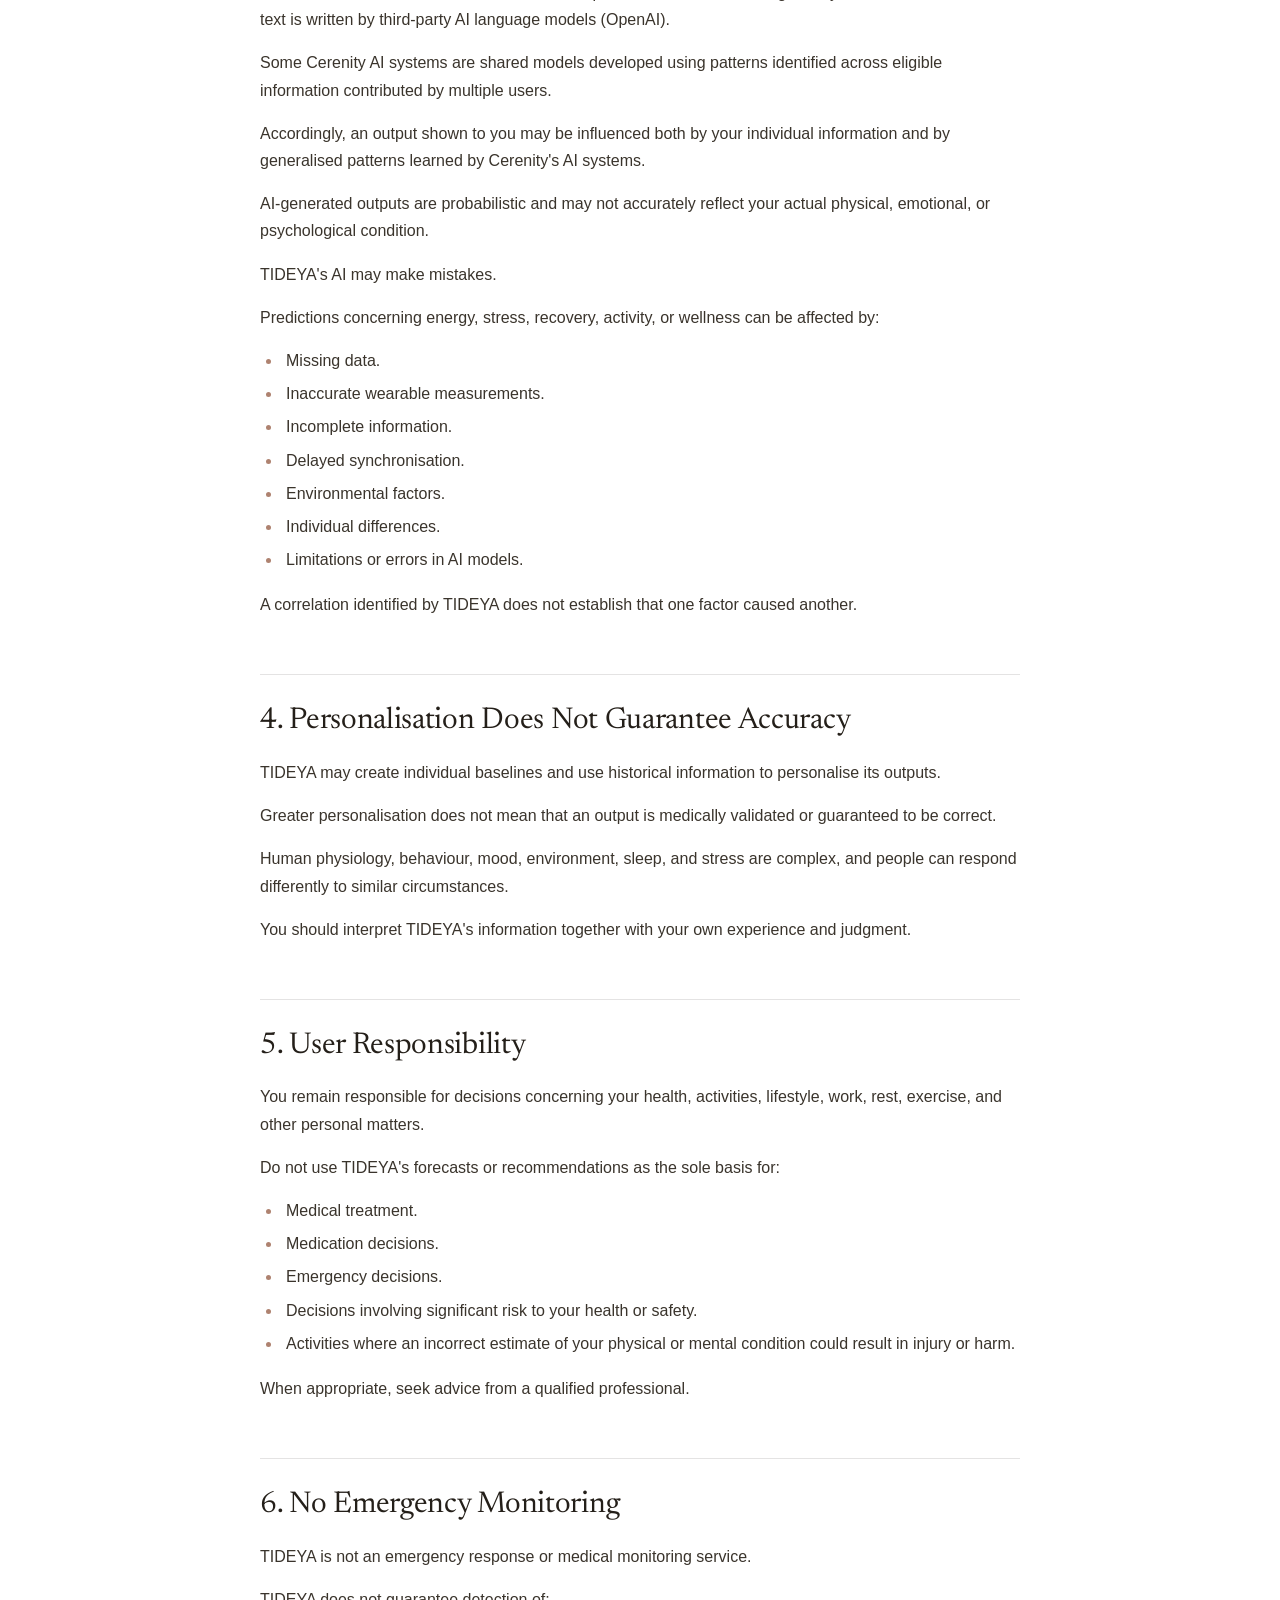
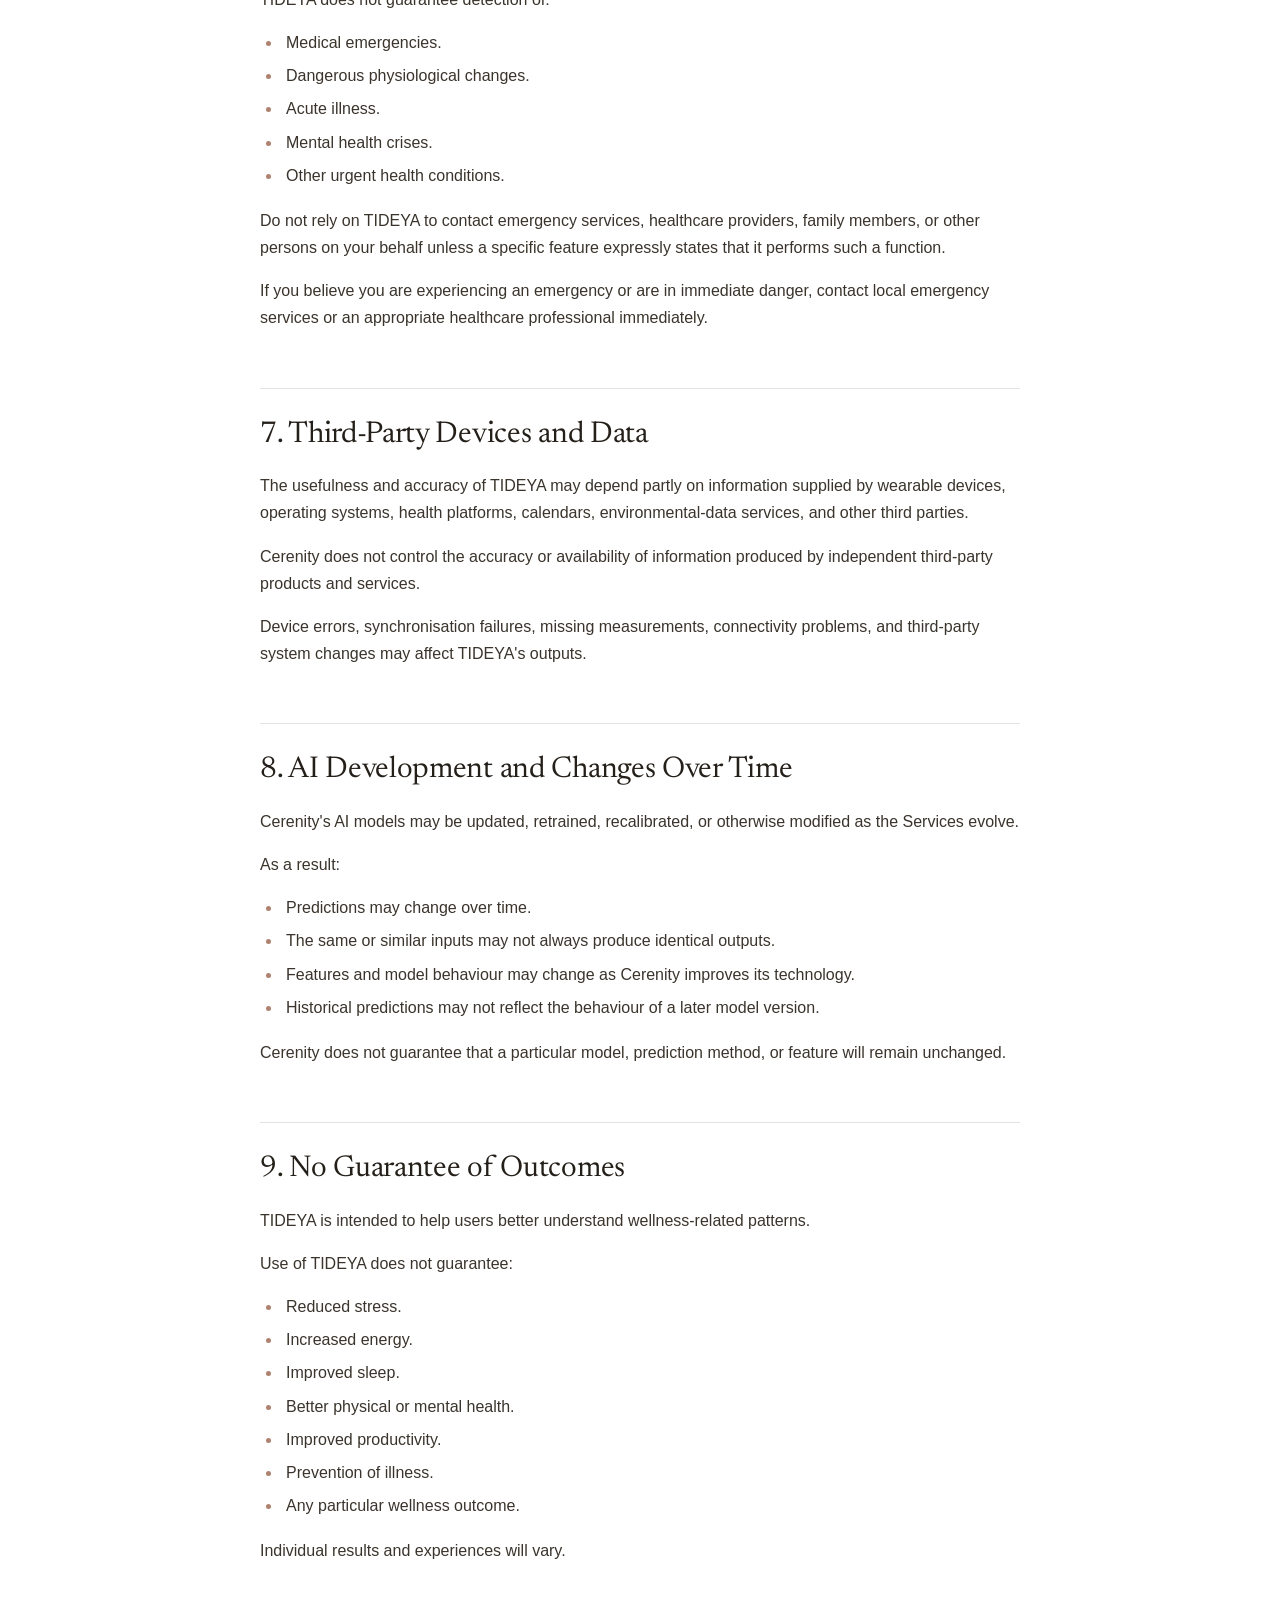
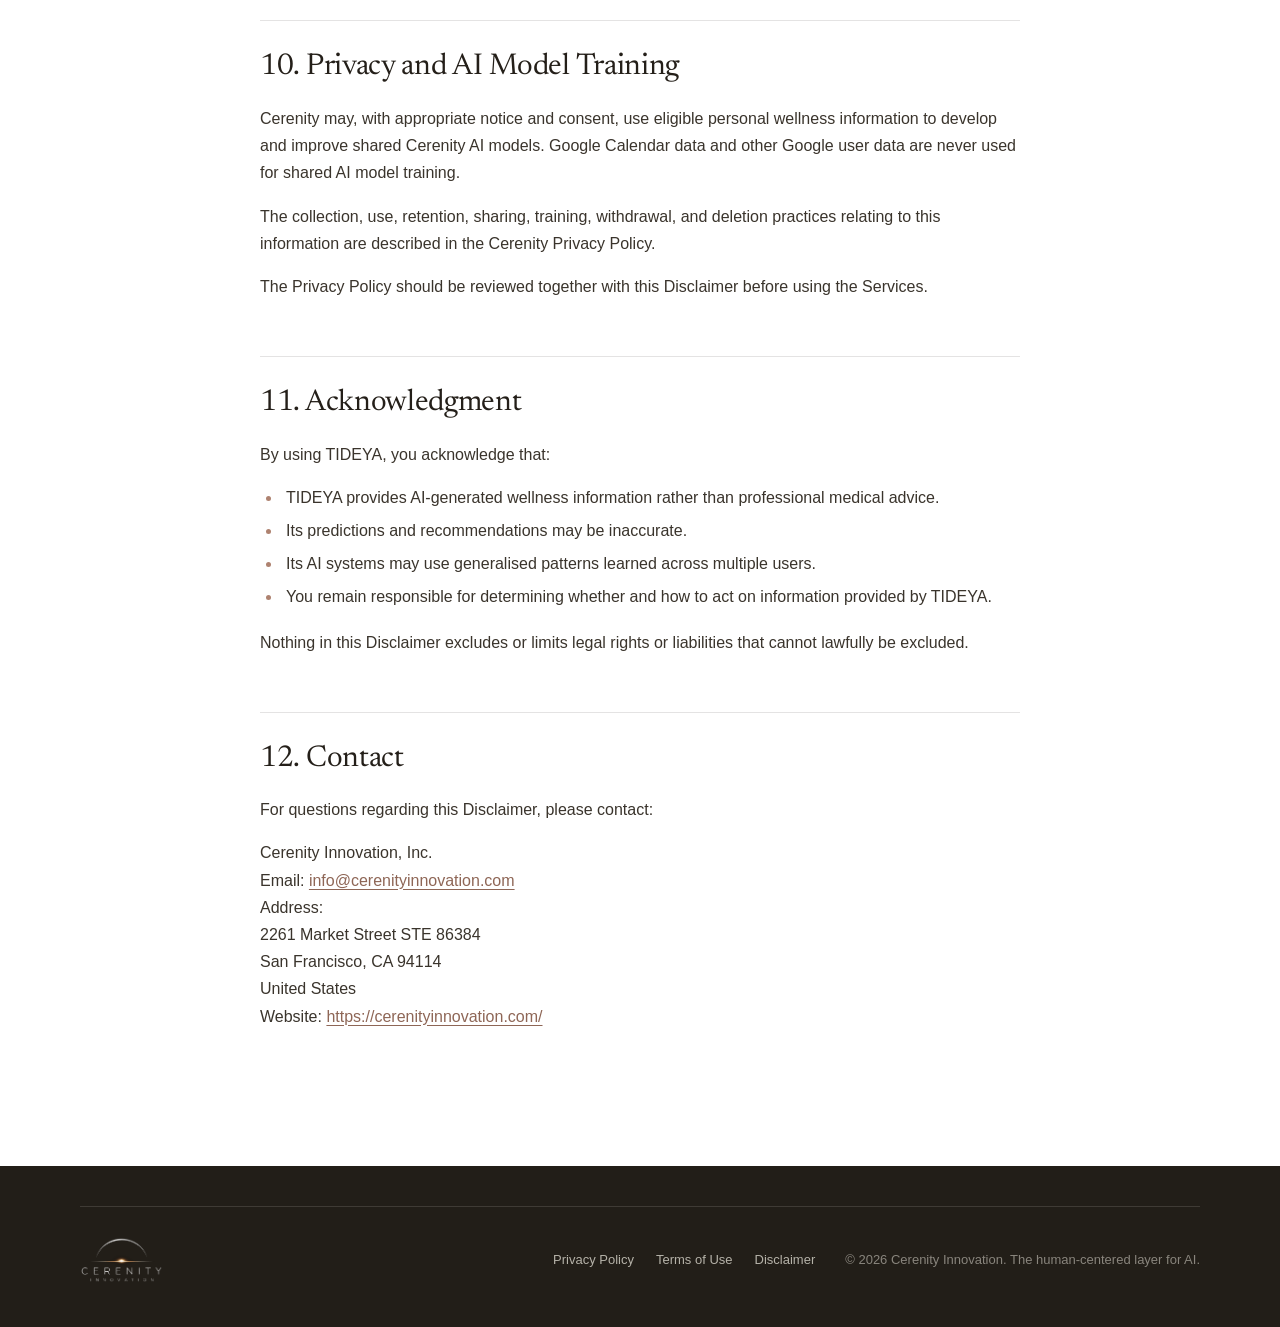
<file: disclaimer.html>
<!DOCTYPE html>
<html lang="en">
<head>
<meta charset="utf-8">
<meta name="viewport" content="width=device-width, initial-scale=1">
<title>Disclaimer — Cerenity Innovation</title>
<meta name="description" content="TIDEYA provides AI-generated wellness insights, not medical advice.">
<link rel="icon" type="image/png" sizes="32x32" href="assets/favicon-32.png">
<link rel="icon" type="image/png" sizes="512x512" href="assets/favicon.png">
<link rel="apple-touch-icon" href="assets/apple-touch-icon.png">
<link rel="preconnect" href="https://fonts.googleapis.com">
<link rel="preconnect" href="https://fonts.gstatic.com" crossorigin>
<link href="https://fonts.googleapis.com/css2?family=Montserrat:wght@400;500;600&family=Newsreader:ital,opsz,wght@0,6..72,300;0,6..72,400;0,6..72,500;1,6..72,300;1,6..72,400&display=swap" rel="stylesheet">
<link rel="stylesheet" href="styles.css">
<script src="site.js" defer></script>
</head>
<body>
<!-- Generated from wellbeing-app backend/content/legal/disclaimer.md by backend/scripts/export_legal_site.py; edit the text there and re-export. -->
<div class="page" style="background: #FFFFFF; overflow-x: hidden;">

  <nav id="site-nav" class="site-nav">
    <a href="index.html" class="brand">
      <img src="assets/logo-h-light.png" alt="Cerenity Innovation">
    </a>
    <button class="nav-toggle" aria-label="Menu" aria-expanded="false"><span></span><span></span><span></span></button>
    <div class="nav-links">
      <a href="index.html">AI Agents</a>
      <a href="enterprise.html">Enterprise</a>
      <a href="app.html">App</a>
      <a href="news.html">News</a>
      <a href="https://waitlister.me/p/cerenity" target="_blank" rel="noopener" class="cta">Join the waitlist</a>
    </div>
  </nav>

  <header style="position: relative; background: #221E18; color: #FFFFFF; padding: 190px 44px 100px;">
    <div style="position: absolute; inset: 0; background: radial-gradient(110% 90% at 80% 15%, rgba(174,130,112,.16), transparent 55%), radial-gradient(90% 80% at 6% 96%, rgba(200,196,188,.10), transparent 60%); pointer-events: none;"></div>
    <div style="position: relative; max-width: 1120px; margin: 0 auto; width: 100%;">
      <div style="font-size: 12px; letter-spacing: .42em; text-transform: uppercase; color: #AE8270; margin-bottom: 34px;">Legal · TIDEYA App</div>
      <h1 style="font-family: 'Newsreader', serif; font-weight: 300; font-size: clamp(42px, 6vw, 88px); line-height: 1.03; letter-spacing: -.02em; text-wrap: balance;">Disclaimer</h1>
      <p style="margin-top: 30px; font-size: 15px; line-height: 1.6; color: rgba(239,235,225,.66);">Effective October 25, 2026 · Last updated November 9, 2026</p>
    </div>
  </header>

  <section style="background: #FFFFFF; padding: 90px 44px 120px;">
    <div class="legal-doc">
      <nav class="legal-switch" aria-label="Legal documents">
        <a href="privacy.html">Privacy Policy</a>
        <a href="terms.html">Terms of Use</a>
        <a href="disclaimer.html" class="active" aria-current="page">Disclaimer</a>
      </nav>
      <h2 id="s1">1. General Wellness Purpose</h2>
      <p>TIDEYA is an AI-powered personal wellness companion provided by Cerenity Innovation, Inc. (&quot;Cerenity&quot;), designed to support self-awareness by providing insights relating to daily energy, stress-related patterns, activities, and personal well-being.</p>
      <p>TIDEYA may analyse information from compatible wearable devices, user-provided information, schedules, environmental conditions, the birth information you provide, and other authorised sources to generate personalised predictions and recommendations.</p>
      <p>The Services are intended for general wellness and informational purposes only.</p>
      <h2 id="s2">2. Not a Medical Service</h2>
      <p>TIDEYA is not a substitute for professional medical advice, diagnosis, or treatment.</p>
      <p>Unless expressly stated otherwise and supported by applicable regulatory authorisation, TIDEYA is not a medical device and is not intended to diagnose, treat, cure, prevent, or medically monitor any disease, disorder, or medical condition.</p>
      <p>TIDEYA does not provide medical diagnoses, psychological diagnoses, psychotherapy, emergency medical services, or professional medical advice.</p>
      <p>Always seek advice from a qualified healthcare professional regarding medical symptoms, conditions, treatment, medication, or other healthcare decisions.</p>
      <p>Never disregard professional medical advice or delay seeking professional care because of information provided by TIDEYA.</p>
      <h2 id="s3">3. AI-Generated Insights and Shared AI Models</h2>
      <p>TIDEYA uses artificial intelligence and computational models to analyse information and generate forecasts, correlations, recommendations, and personalised wellness insights. If you allow it, some of this text is written by third-party AI language models (OpenAI).</p>
      <p>Some Cerenity AI systems are shared models developed using patterns identified across eligible information contributed by multiple users.</p>
      <p>Accordingly, an output shown to you may be influenced both by your individual information and by generalised patterns learned by Cerenity&#x27;s AI systems.</p>
      <p>AI-generated outputs are probabilistic and may not accurately reflect your actual physical, emotional, or psychological condition.</p>
      <p>TIDEYA&#x27;s AI may make mistakes.</p>
      <p>Predictions concerning energy, stress, recovery, activity, or wellness can be affected by:</p>
      <ul>
        <li>Missing data.</li>
        <li>Inaccurate wearable measurements.</li>
        <li>Incomplete information.</li>
        <li>Delayed synchronisation.</li>
        <li>Environmental factors.</li>
        <li>Individual differences.</li>
        <li>Limitations or errors in AI models.</li>
      </ul>
      <p>A correlation identified by TIDEYA does not establish that one factor caused another.</p>
      <h2 id="s4">4. Personalisation Does Not Guarantee Accuracy</h2>
      <p>TIDEYA may create individual baselines and use historical information to personalise its outputs.</p>
      <p>Greater personalisation does not mean that an output is medically validated or guaranteed to be correct.</p>
      <p>Human physiology, behaviour, mood, environment, sleep, and stress are complex, and people can respond differently to similar circumstances.</p>
      <p>You should interpret TIDEYA&#x27;s information together with your own experience and judgment.</p>
      <h2 id="s5">5. User Responsibility</h2>
      <p>You remain responsible for decisions concerning your health, activities, lifestyle, work, rest, exercise, and other personal matters.</p>
      <p>Do not use TIDEYA&#x27;s forecasts or recommendations as the sole basis for:</p>
      <ul>
        <li>Medical treatment.</li>
        <li>Medication decisions.</li>
        <li>Emergency decisions.</li>
        <li>Decisions involving significant risk to your health or safety.</li>
        <li>Activities where an incorrect estimate of your physical or mental condition could result in injury or harm.</li>
      </ul>
      <p>When appropriate, seek advice from a qualified professional.</p>
      <h2 id="s6">6. No Emergency Monitoring</h2>
      <p>TIDEYA is not an emergency response or medical monitoring service.</p>
      <p>TIDEYA does not guarantee detection of:</p>
      <ul>
        <li>Medical emergencies.</li>
        <li>Dangerous physiological changes.</li>
        <li>Acute illness.</li>
        <li>Mental health crises.</li>
        <li>Other urgent health conditions.</li>
      </ul>
      <p>Do not rely on TIDEYA to contact emergency services, healthcare providers, family members, or other persons on your behalf unless a specific feature expressly states that it performs such a function.</p>
      <p>If you believe you are experiencing an emergency or are in immediate danger, contact local emergency services or an appropriate healthcare professional immediately.</p>
      <h2 id="s7">7. Third-Party Devices and Data</h2>
      <p>The usefulness and accuracy of TIDEYA may depend partly on information supplied by wearable devices, operating systems, health platforms, calendars, environmental-data services, and other third parties.</p>
      <p>Cerenity does not control the accuracy or availability of information produced by independent third-party products and services.</p>
      <p>Device errors, synchronisation failures, missing measurements, connectivity problems, and third-party system changes may affect TIDEYA&#x27;s outputs.</p>
      <h2 id="s8">8. AI Development and Changes Over Time</h2>
      <p>Cerenity&#x27;s AI models may be updated, retrained, recalibrated, or otherwise modified as the Services evolve.</p>
      <p>As a result:</p>
      <ul>
        <li>Predictions may change over time.</li>
        <li>The same or similar inputs may not always produce identical outputs.</li>
        <li>Features and model behaviour may change as Cerenity improves its technology.</li>
        <li>Historical predictions may not reflect the behaviour of a later model version.</li>
      </ul>
      <p>Cerenity does not guarantee that a particular model, prediction method, or feature will remain unchanged.</p>
      <h2 id="s9">9. No Guarantee of Outcomes</h2>
      <p>TIDEYA is intended to help users better understand wellness-related patterns.</p>
      <p>Use of TIDEYA does not guarantee:</p>
      <ul>
        <li>Reduced stress.</li>
        <li>Increased energy.</li>
        <li>Improved sleep.</li>
        <li>Better physical or mental health.</li>
        <li>Improved productivity.</li>
        <li>Prevention of illness.</li>
        <li>Any particular wellness outcome.</li>
      </ul>
      <p>Individual results and experiences will vary.</p>
      <h2 id="s10">10. Privacy and AI Model Training</h2>
      <p>Cerenity may, with appropriate notice and consent, use eligible personal wellness information to develop and improve shared Cerenity AI models. Google Calendar data and other Google user data are never used for shared AI model training.</p>
      <p>The collection, use, retention, sharing, training, withdrawal, and deletion practices relating to this information are described in the Cerenity Privacy Policy.</p>
      <p>The Privacy Policy should be reviewed together with this Disclaimer before using the Services.</p>
      <h2 id="s11">11. Acknowledgment</h2>
      <p>By using TIDEYA, you acknowledge that:</p>
      <ul>
        <li>TIDEYA provides AI-generated wellness information rather than professional medical advice.</li>
        <li>Its predictions and recommendations may be inaccurate.</li>
        <li>Its AI systems may use generalised patterns learned across multiple users.</li>
        <li>You remain responsible for determining whether and how to act on information provided by TIDEYA.</li>
      </ul>
      <p>Nothing in this Disclaimer excludes or limits legal rights or liabilities that cannot lawfully be excluded.</p>
      <h2 id="s12">12. Contact</h2>
      <p>For questions regarding this Disclaimer, please contact:</p>
      <p>Cerenity Innovation, Inc.<br>
Email: <a href="mailto:info@cerenityinnovation.com">info@cerenityinnovation.com</a><br>
Address:<br>
2261 Market Street STE 86384<br>
San Francisco, CA 94114<br>
United States<br>
Website: <a href="https://cerenityinnovation.com/">https://cerenityinnovation.com/</a></p>
    </div>
  </section>

  <footer style="background: #221E18; color: #FFFFFF; padding: 40px 44px 44px;">
    <div style="max-width: 1120px; margin: 0 auto; display: flex; justify-content: space-between; align-items: center; flex-wrap: wrap; gap: 20px; border-top: 1px solid rgba(239,235,225,.14); padding-top: 30px; font-size: 13px; color: rgba(239,235,225,.5);">
      <a href="index.html"><img src="assets/logo-light.png" alt="Cerenity Innovation" style="height: 46px; display: block;"></a>
      <div class="footer-meta">
        <nav class="footer-legal" aria-label="Legal"><a href="privacy.html">Privacy Policy</a><a href="terms.html">Terms of Use</a><a href="disclaimer.html">Disclaimer</a></nav>
        <span>© 2026 Cerenity Innovation. The human-centered layer for AI.</span>
      </div>
    </div>
  </footer>

</div>
</body>
</html>
</file>
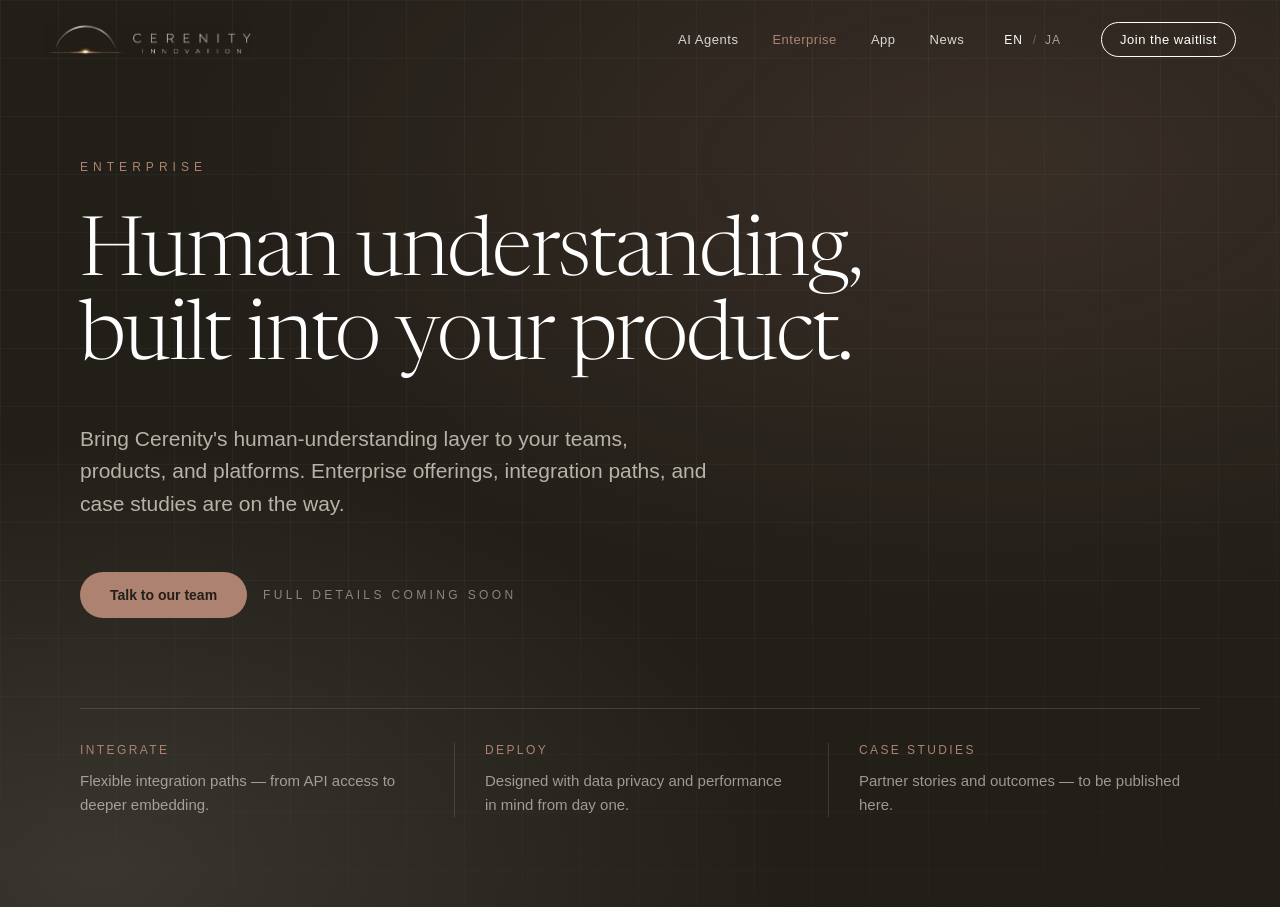
<file: enterprise.html>
<!DOCTYPE html>
<html lang="en">
<head>
<meta charset="utf-8">
<meta name="viewport" content="width=device-width, initial-scale=1">
<title>Enterprise — Cerenity Innovation</title>
<meta name="description" content="Bring Cerenity's human-understanding layer to your teams, products, and platforms. Enterprise offerings, integration paths, and case studies.">
<link rel="alternate" hreflang="en" href="https://cerenityinnovation.com/enterprise.html">
<link rel="alternate" hreflang="ja" href="https://cerenityinnovation.com/ja/enterprise.html">
<link rel="alternate" hreflang="x-default" href="https://cerenityinnovation.com/enterprise.html">
<link rel="icon" type="image/png" sizes="32x32" href="assets/favicon-32.png">
<link rel="icon" type="image/png" sizes="512x512" href="assets/favicon.png">
<link rel="apple-touch-icon" href="assets/apple-touch-icon.png">
<link rel="preconnect" href="https://fonts.googleapis.com">
<link rel="preconnect" href="https://fonts.gstatic.com" crossorigin>
<link href="https://fonts.googleapis.com/css2?family=Montserrat:wght@400;500;600&family=Newsreader:ital,opsz,wght@0,6..72,300;0,6..72,400;0,6..72,500;1,6..72,300;1,6..72,400&display=swap" rel="stylesheet">
<link rel="stylesheet" href="styles.css">
<script src="site.js" defer></script>
</head>
<body>
<div class="page" style="background: #FFFFFF; overflow-x: hidden; min-height: 100vh; display: flex; flex-direction: column;">

  <nav id="site-nav" class="site-nav">
    <a href="index.html" class="brand">
      <img src="assets/logo-h-light.png" alt="Cerenity Innovation">
    </a>
    <button class="nav-toggle" aria-label="Menu" aria-expanded="false"><span></span><span></span><span></span></button>
    <div class="nav-links">
      <a href="index.html">AI Agents</a>
      <a href="enterprise.html" class="active">Enterprise</a>
      <a href="app.html">App</a>
      <a href="news.html">News</a>
      <div class="lang-switch" aria-label="Language"><a href="enterprise.html" aria-current="page">EN</a><a href="ja/enterprise.html" lang="ja" hreflang="ja">JA</a></div>
      <a href="https://waitlister.me/p/cerenity" target="_blank" rel="noopener" class="cta">Join the waitlist</a>
    </div>
  </nav>

  <header style="position: relative; background: #221E18; color: #FFFFFF; flex: 1; min-height: 100vh; display: flex; flex-direction: column; justify-content: center; padding: 160px 44px 90px; overflow: hidden;">
    <div style="position: absolute; inset: 0; background-image: linear-gradient(rgba(255,255,255,.035) 1px, transparent 1px), linear-gradient(90deg, rgba(255,255,255,.035) 1px, transparent 1px); background-size: 58px 58px, 58px 58px; -webkit-mask-image: radial-gradient(120% 100% at 50% 22%, #000 45%, transparent 100%); mask-image: radial-gradient(120% 100% at 50% 22%, #000 45%, transparent 100%); pointer-events: none;"></div>
    <div style="position: absolute; inset: 0; background: radial-gradient(120% 90% at 78% 18%, rgba(174,130,112,.16), transparent 55%), radial-gradient(90% 80% at 8% 96%, rgba(200,196,188,.14), transparent 60%); pointer-events: none;"></div>
    <div style="position: relative; max-width: 1120px; margin: 0 auto; width: 100%;">
      <div data-reveal style="font-size: 12px; letter-spacing: .42em; text-transform: uppercase; color: #AE8270; margin-bottom: 40px;">Enterprise</div>
      <h1 data-reveal style="font-family: 'Newsreader', serif; font-weight: 300; font-size: clamp(42px, 6.4vw, 96px); line-height: 1.03; letter-spacing: -.02em; max-width: 16ch; text-wrap: balance;">Human understanding, built into your product.</h1>
      <p data-reveal style="margin-top: 40px; font-size: clamp(17px, 1.7vw, 21px); line-height: 1.55; max-width: 54ch; color: rgba(239,235,225,.72);">Bring Cerenity's human-understanding layer to your teams, products, and platforms. Enterprise offerings, integration paths, and case studies are on the way.</p>
      <div data-reveal style="margin-top: 52px; display: flex; gap: 16px; flex-wrap: wrap; align-items: center;">
        <a href="contact.html" style="background: #AE8270; color: #221E18; padding: 15px 30px; border-radius: 999px; font-weight: 600; font-size: 14px;">Talk to our team</a>
        <span style="font-size: 12px; letter-spacing: .28em; text-transform: uppercase; color: rgba(239,235,225,.5);">Full details coming soon</span>
      </div>
    </div>
    <div style="position: relative; max-width: 1120px; margin: 90px auto 0; width: 100%; display: grid; grid-template-columns: repeat(3, 1fr); gap: 2px; border-top: 1px solid rgba(239,235,225,.14); padding-top: 34px;">
      <div data-reveal style="padding-right: 30px;">
        <div style="font-size: 12px; letter-spacing: .2em; text-transform: uppercase; color: #AE8270; margin-bottom: 12px;">Integrate</div>
        <p style="font-size: 15px; line-height: 1.6; color: rgba(239,235,225,.6);">Flexible integration paths — from API access to deeper embedding.</p>
      </div>
      <div data-reveal style="padding: 0 30px; border-left: 1px solid rgba(239,235,225,.14);">
        <div style="font-size: 12px; letter-spacing: .2em; text-transform: uppercase; color: #AE8270; margin-bottom: 12px;">Deploy</div>
        <p style="font-size: 15px; line-height: 1.6; color: rgba(239,235,225,.6);">Designed with data privacy and performance in mind from day one.</p>
      </div>
      <div data-reveal style="padding-left: 30px; border-left: 1px solid rgba(239,235,225,.14);">
        <div style="font-size: 12px; letter-spacing: .2em; text-transform: uppercase; color: #AE8270; margin-bottom: 12px;">Case studies</div>
        <p style="font-size: 15px; line-height: 1.6; color: rgba(239,235,225,.6);">Partner stories and outcomes — to be published here.</p>
      </div>
    </div>
  </header>

</div>
</body>
</html>
</file>
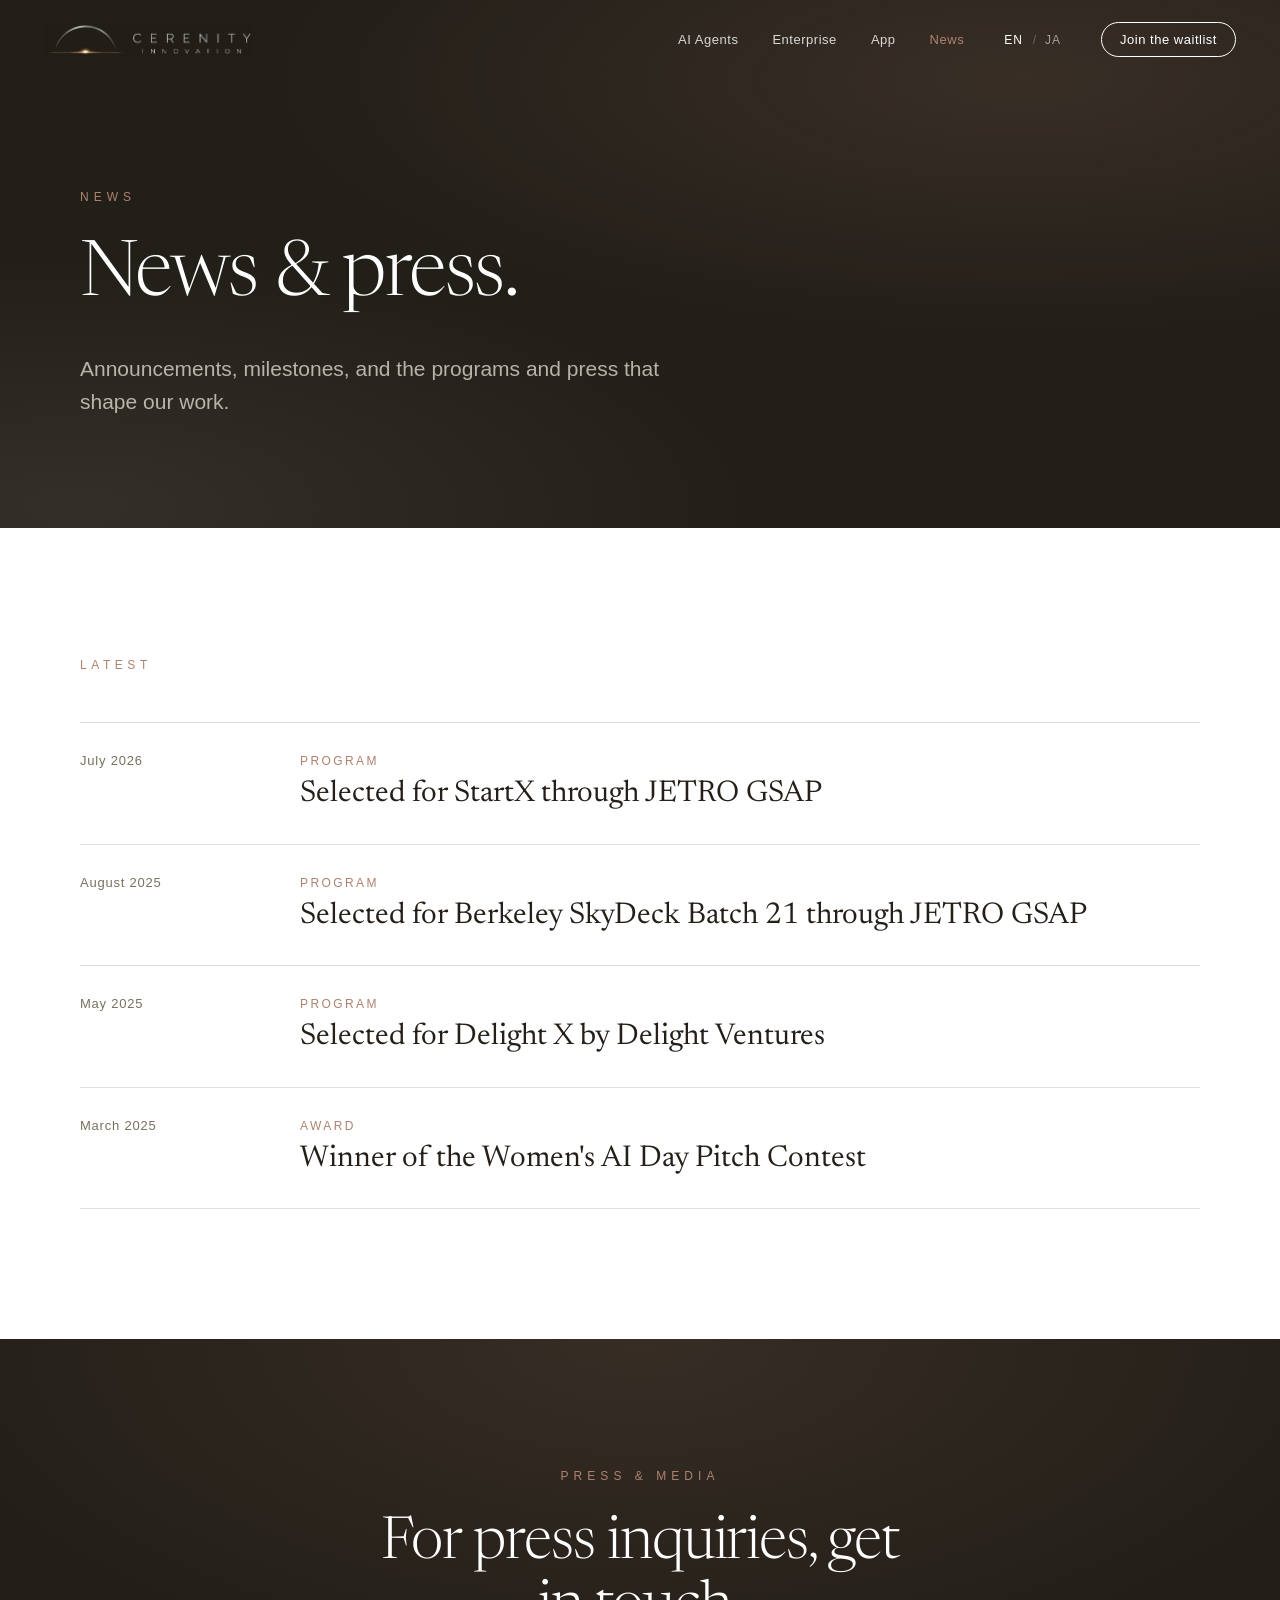
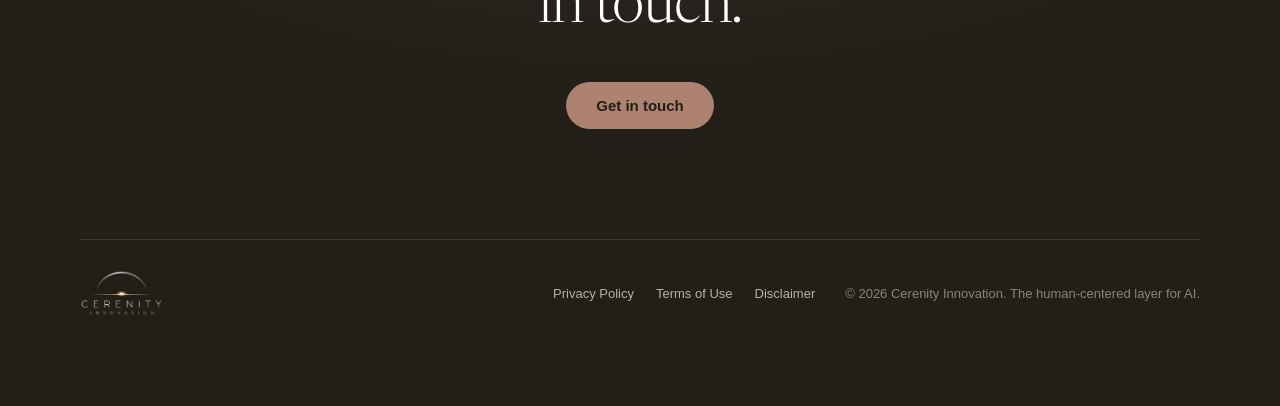
<file: news.html>
<!DOCTYPE html>
<html lang="en">
<head>
<meta charset="utf-8">
<meta name="viewport" content="width=device-width, initial-scale=1">
<title>News &amp; Press — Cerenity Innovation</title>
<meta name="description" content="Announcements, milestones, and the programs and press that shape Cerenity Innovation's work.">
<link rel="alternate" hreflang="en" href="https://cerenityinnovation.com/news.html">
<link rel="alternate" hreflang="ja" href="https://cerenityinnovation.com/ja/news.html">
<link rel="alternate" hreflang="x-default" href="https://cerenityinnovation.com/news.html">
<link rel="icon" type="image/png" sizes="32x32" href="assets/favicon-32.png">
<link rel="icon" type="image/png" sizes="512x512" href="assets/favicon.png">
<link rel="apple-touch-icon" href="assets/apple-touch-icon.png">
<link rel="preconnect" href="https://fonts.googleapis.com">
<link rel="preconnect" href="https://fonts.gstatic.com" crossorigin>
<link href="https://fonts.googleapis.com/css2?family=Montserrat:wght@400;500;600&family=Newsreader:ital,opsz,wght@0,6..72,300;0,6..72,400;0,6..72,500;1,6..72,300;1,6..72,400&display=swap" rel="stylesheet">
<link rel="stylesheet" href="styles.css">
<script src="site.js" defer></script>
</head>
<body>
<div class="page" style="background: #FFFFFF; overflow-x: hidden;">

  <nav id="site-nav" class="site-nav">
    <a href="index.html" class="brand">
      <img src="assets/logo-h-light.png" alt="Cerenity Innovation">
    </a>
    <button class="nav-toggle" aria-label="Menu" aria-expanded="false"><span></span><span></span><span></span></button>
    <div class="nav-links">
      <a href="index.html">AI Agents</a>
      <a href="enterprise.html">Enterprise</a>
      <a href="app.html">App</a>
      <a href="news.html" class="active">News</a>
      <div class="lang-switch" aria-label="Language"><a href="news.html" aria-current="page">EN</a><a href="ja/news.html" lang="ja" hreflang="ja">JA</a></div>
      <a href="https://waitlister.me/p/cerenity" target="_blank" rel="noopener" class="cta">Join the waitlist</a>
    </div>
  </nav>

  <header style="position: relative; background: #221E18; color: #FFFFFF; padding: 190px 44px 110px;">
    <div style="position: absolute; inset: 0; background: radial-gradient(110% 90% at 80% 15%, rgba(174,130,112,.16), transparent 55%), radial-gradient(90% 80% at 6% 96%, rgba(200,196,188,.10), transparent 60%); pointer-events: none;"></div>
    <div style="position: relative; max-width: 1120px; margin: 0 auto; width: 100%;">
      <div data-reveal style="font-size: 12px; letter-spacing: .42em; text-transform: uppercase; color: #AE8270; margin-bottom: 34px;">NEWS</div>
      <h1 data-reveal style="font-family: 'Newsreader', serif; font-weight: 300; font-size: clamp(42px, 6vw, 92px); line-height: 1.03; letter-spacing: -.02em; max-width: 14ch; text-wrap: balance;">News &amp; press.</h1>
      <p data-reveal style="margin-top: 36px; font-size: clamp(17px, 1.7vw, 21px); line-height: 1.55; max-width: 52ch; color: rgba(239,235,225,.72);">Announcements, milestones, and the programs and press that shape our work.</p>
    </div>
  </header>

  <section style="background: #FFFFFF; padding: 130px 44px;">
    <div style="max-width: 1120px; margin: 0 auto;">
      <div data-reveal style="font-size: 12px; letter-spacing: .38em; text-transform: uppercase; color: #AE8270; margin-bottom: 50px;">Latest</div>
      <div style="display: flex; flex-direction: column;">
        <div data-reveal style="display: grid; grid-template-columns: 190px 1fr; gap: 30px; align-items: baseline; padding: 30px 0; border-top: 1px solid rgba(36,31,25,.14);">
          <div style="font-size: 13px; letter-spacing: .06em; color: #78715F;">July 2026</div>
          <div>
            <div style="font-size: 12px; letter-spacing: .2em; text-transform: uppercase; color: #AE8270; margin-bottom: 8px;">Program</div>
            <div style="font-family: 'Newsreader', serif; font-size: clamp(22px, 2.4vw, 30px); line-height: 1.25;">Selected for StartX through JETRO GSAP</div>
          </div>
        </div>
        <div data-reveal style="display: grid; grid-template-columns: 190px 1fr; gap: 30px; align-items: baseline; padding: 30px 0; border-top: 1px solid rgba(36,31,25,.14);">
          <div style="font-size: 13px; letter-spacing: .06em; color: #78715F;">August 2025</div>
          <div>
            <div style="font-size: 12px; letter-spacing: .2em; text-transform: uppercase; color: #AE8270; margin-bottom: 8px;">Program</div>
            <div style="font-family: 'Newsreader', serif; font-size: clamp(22px, 2.4vw, 30px); line-height: 1.25;">Selected for Berkeley SkyDeck Batch 21 through JETRO GSAP</div>
          </div>
        </div>
        <div data-reveal style="display: grid; grid-template-columns: 190px 1fr; gap: 30px; align-items: baseline; padding: 30px 0; border-top: 1px solid rgba(36,31,25,.14);">
          <div style="font-size: 13px; letter-spacing: .06em; color: #78715F;">May 2025</div>
          <div>
            <div style="font-size: 12px; letter-spacing: .2em; text-transform: uppercase; color: #AE8270; margin-bottom: 8px;">Program</div>
            <div style="font-family: 'Newsreader', serif; font-size: clamp(22px, 2.4vw, 30px); line-height: 1.25;">Selected for Delight X by Delight Ventures</div>
          </div>
        </div>
        <div data-reveal style="display: grid; grid-template-columns: 190px 1fr; gap: 30px; align-items: baseline; padding: 30px 0; border-top: 1px solid rgba(36,31,25,.14); border-bottom: 1px solid rgba(36,31,25,.14);">
          <div style="font-size: 13px; letter-spacing: .06em; color: #78715F;">March 2025</div>
          <div>
            <div style="font-size: 12px; letter-spacing: .2em; text-transform: uppercase; color: #AE8270; margin-bottom: 8px;">Award</div>
            <div style="font-family: 'Newsreader', serif; font-size: clamp(22px, 2.4vw, 30px); line-height: 1.25;">Winner of the Women's AI Day Pitch Contest</div>
          </div>
        </div>
      </div>
    </div>
  </section>

  <section style="background: #221E18; color: #FFFFFF; padding: 130px 44px 90px; position: relative;">
    <div style="position: absolute; inset: 0; background: radial-gradient(100% 90% at 50% 0%, rgba(174,130,112,.15), transparent 60%); pointer-events: none;"></div>
    <div style="position: relative; max-width: 1120px; margin: 0 auto; text-align: center;">
      <div data-reveal style="font-size: 12px; letter-spacing: .42em; text-transform: uppercase; color: #AE8270; margin-bottom: 30px;">Press &amp; media</div>
      <h2 data-reveal style="font-family: 'Newsreader', serif; font-weight: 300; font-size: clamp(32px, 4.6vw, 62px); line-height: 1.08; letter-spacing: -.02em; max-width: 16ch; margin: 0 auto;">For press inquiries, get in touch.</h2>
      <div data-reveal style="margin-top: 42px;">
        <a href="contact.html" style="background: #AE8270; color: #221E18; padding: 15px 30px; border-radius: 999px; font-weight: 600; font-size: 15px; display: inline-block;">Get in touch</a>
      </div>
    </div>
    <div style="position: relative; max-width: 1120px; margin: 110px auto 0; display: flex; justify-content: space-between; align-items: center; flex-wrap: wrap; gap: 20px; border-top: 1px solid rgba(239,235,225,.14); padding-top: 30px; font-size: 13px; color: rgba(239,235,225,.5);">
      <a href="index.html"><img src="assets/logo-light.png" alt="Cerenity Innovation" style="height: 46px; display: block;"></a>
      <div class="footer-meta">
        <nav class="footer-legal" aria-label="Legal"><a href="privacy.html">Privacy Policy</a><a href="terms.html">Terms of Use</a><a href="disclaimer.html">Disclaimer</a></nav>
        <span>© 2026 Cerenity Innovation. The human-centered layer for AI.</span>
      </div>
    </div>
  </section>

</div>
</body>
</html>
</file>
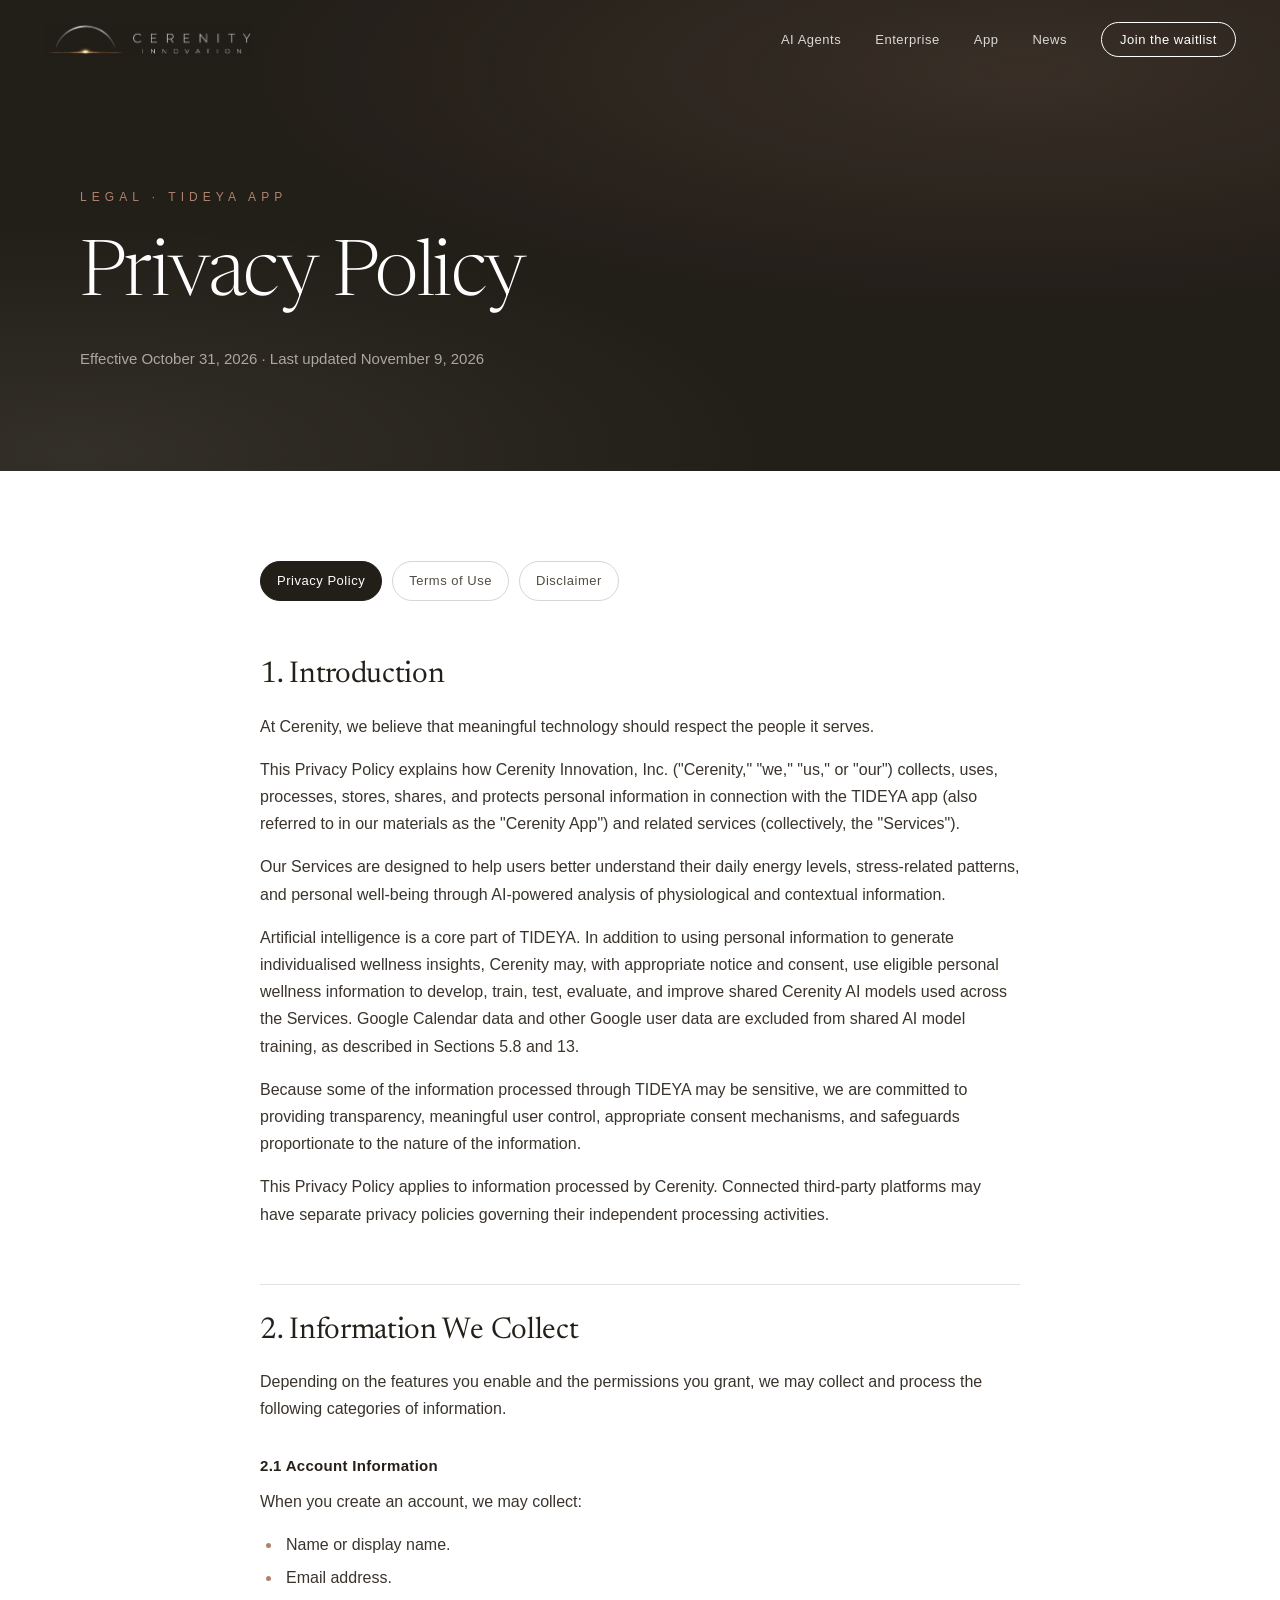
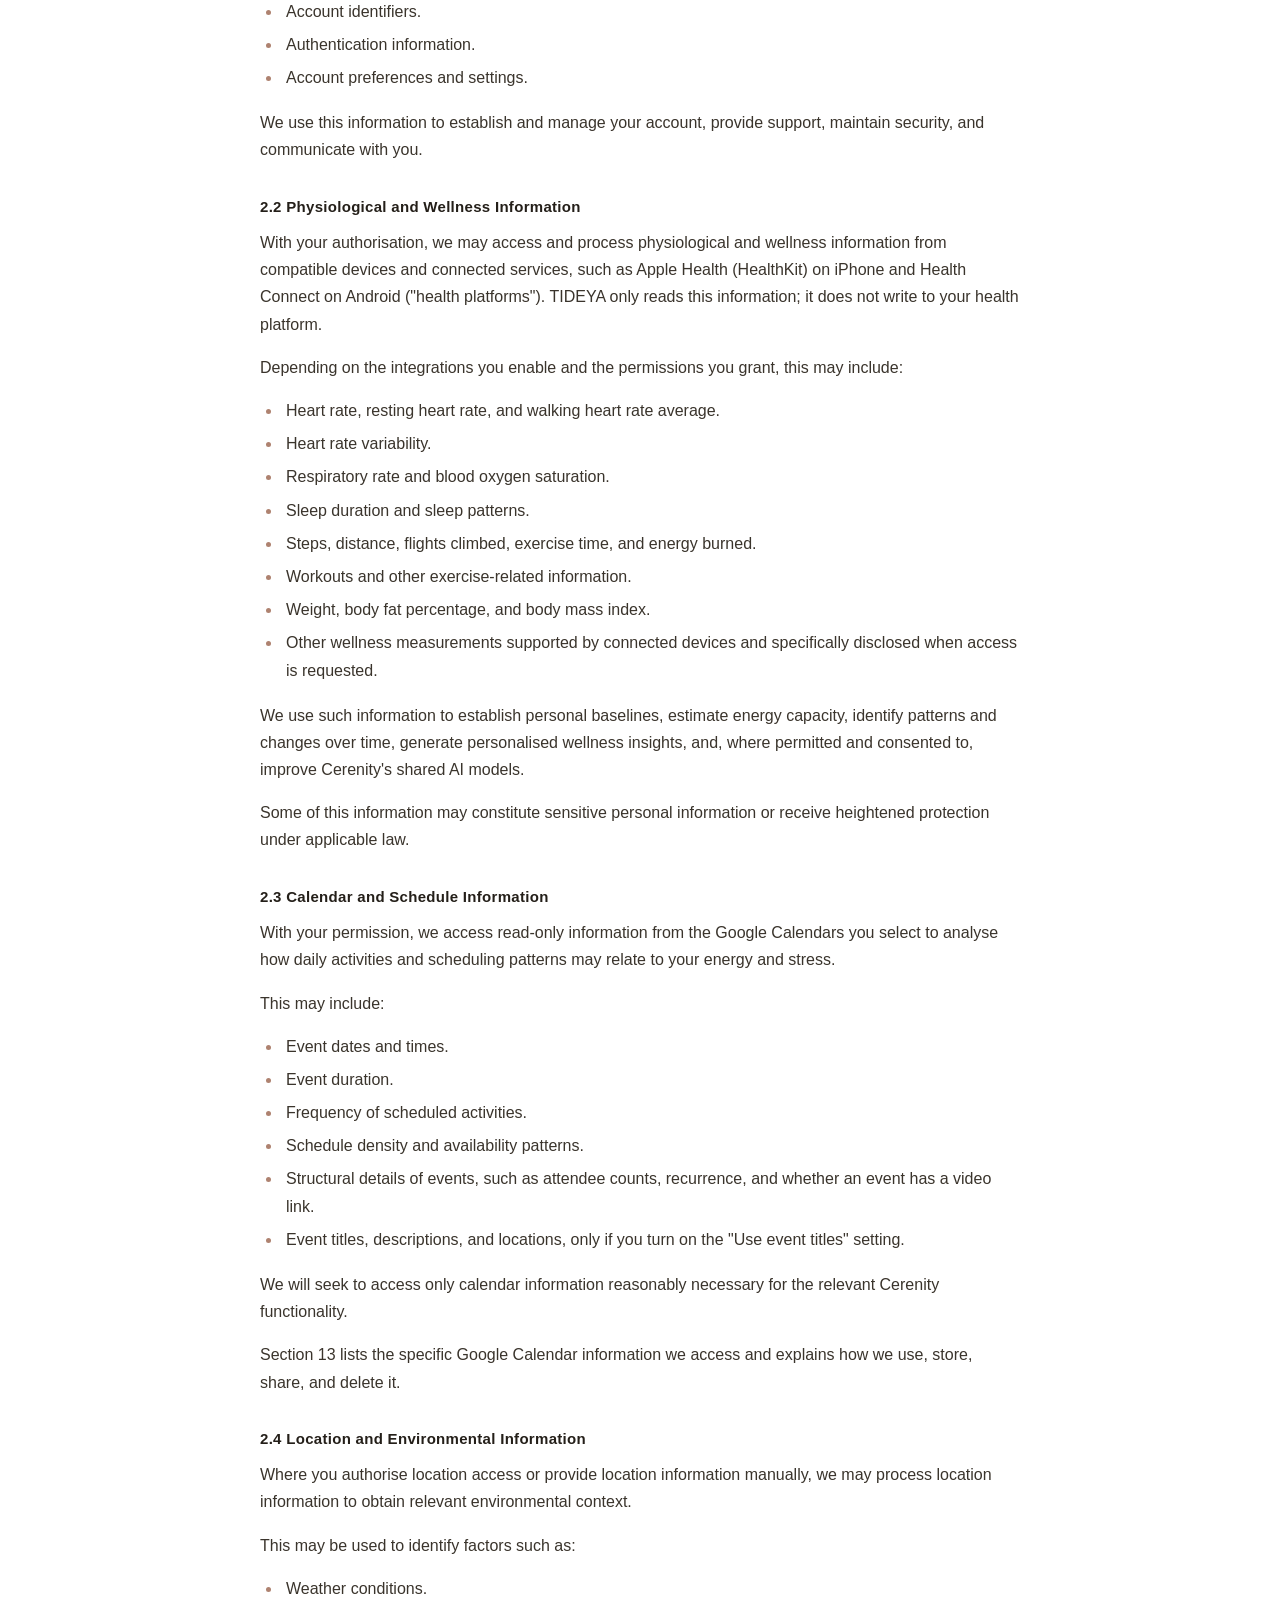
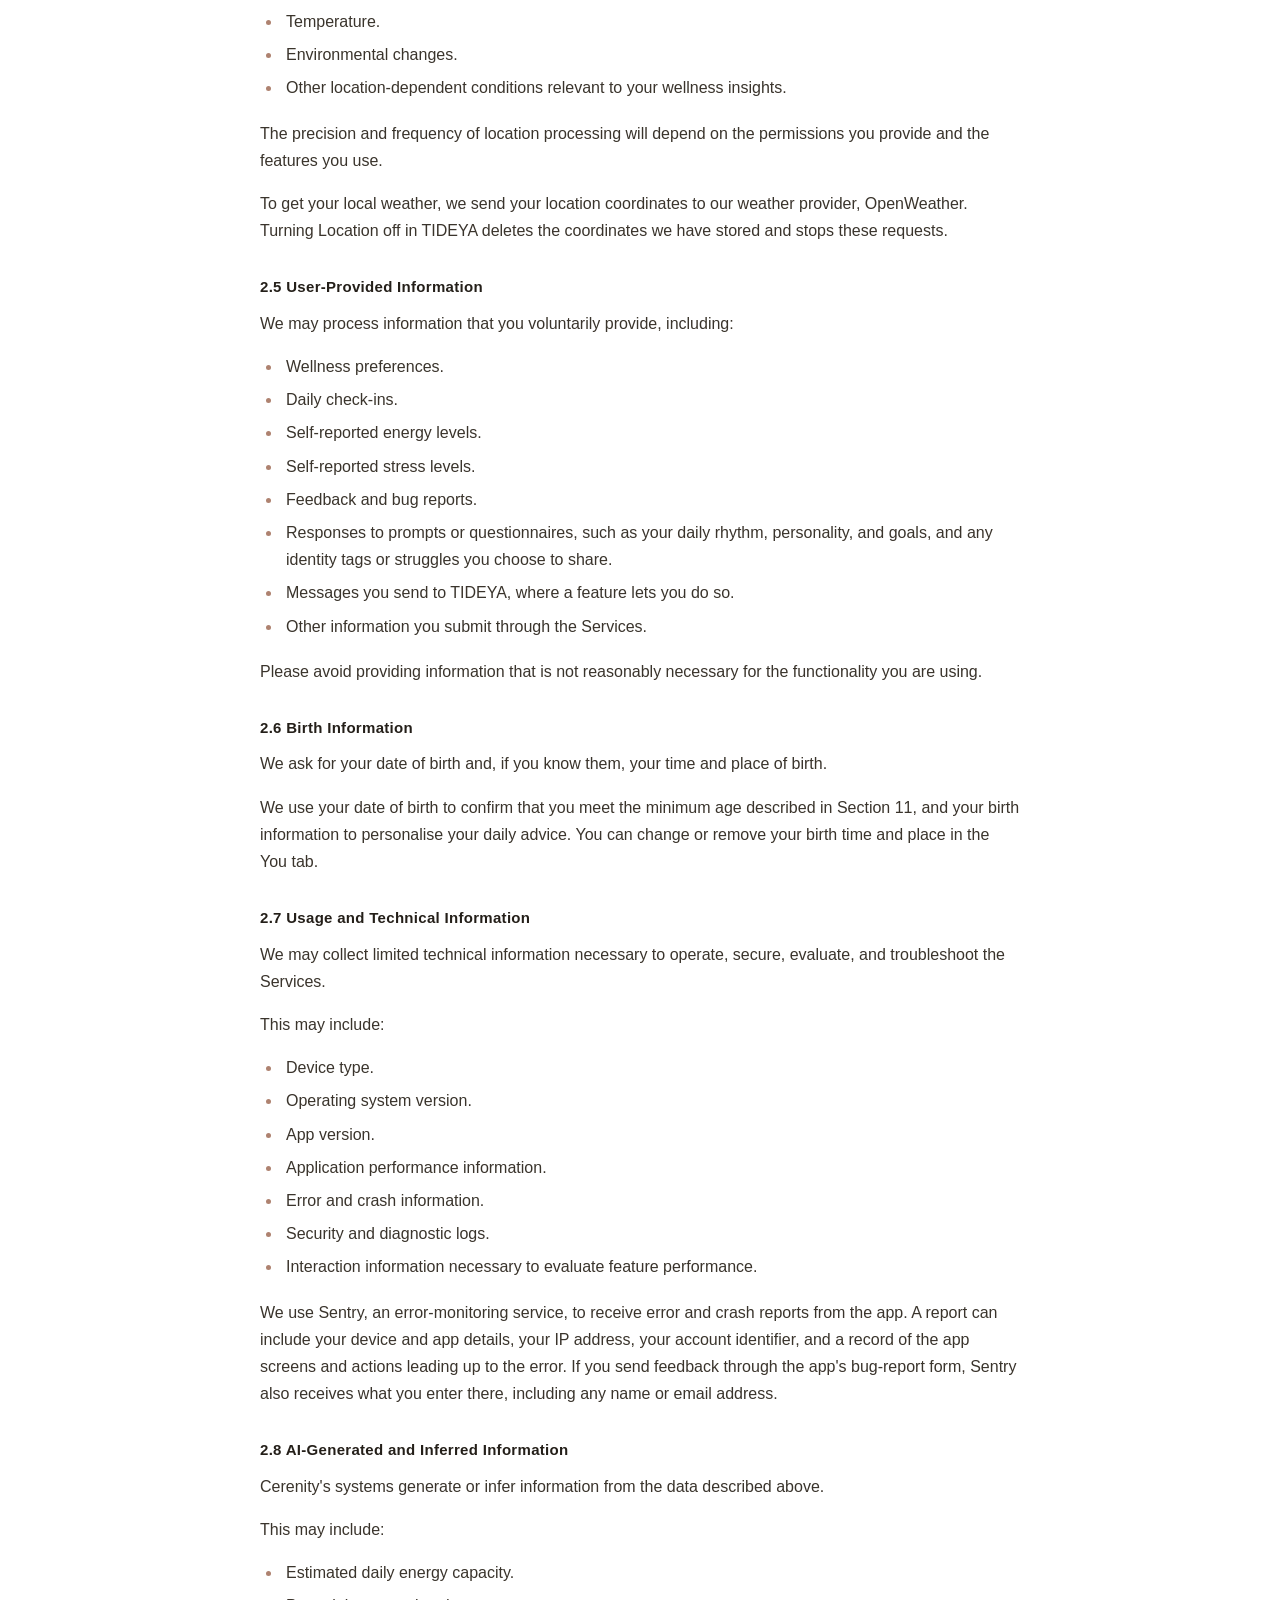
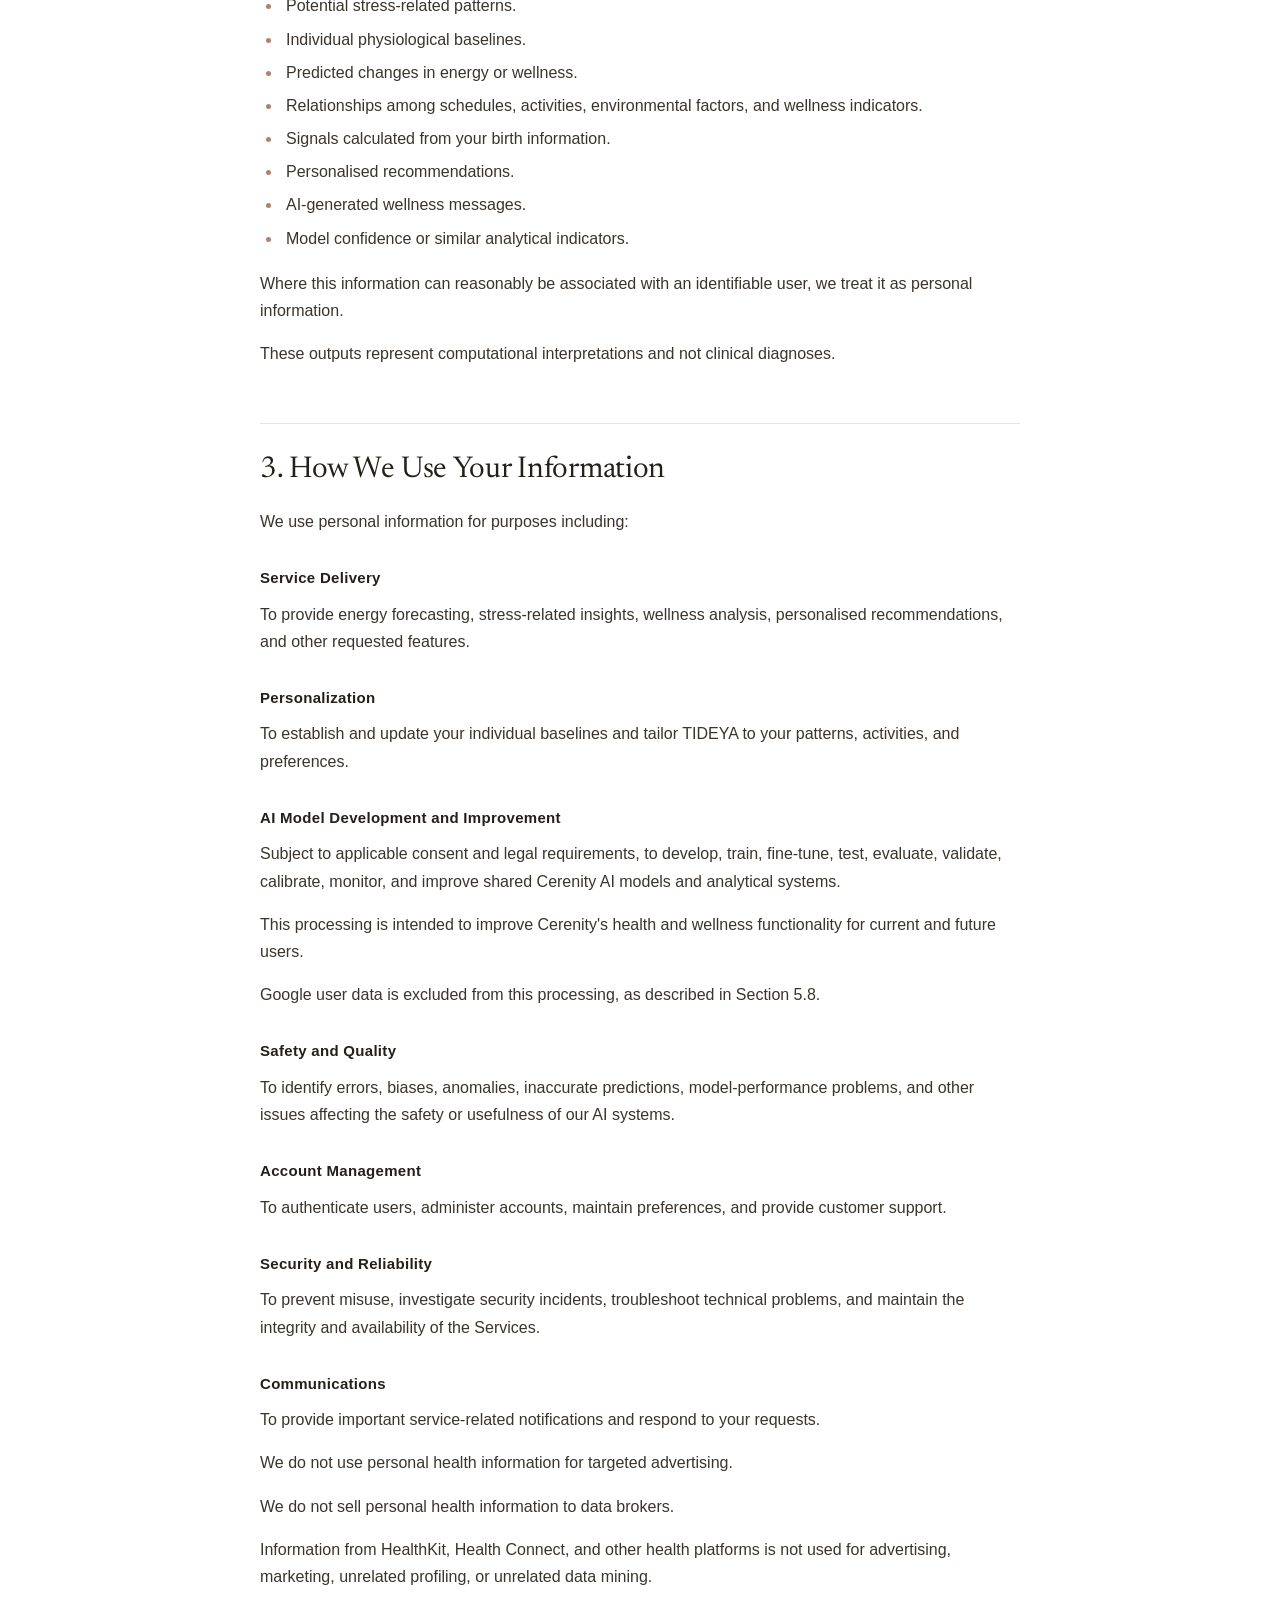
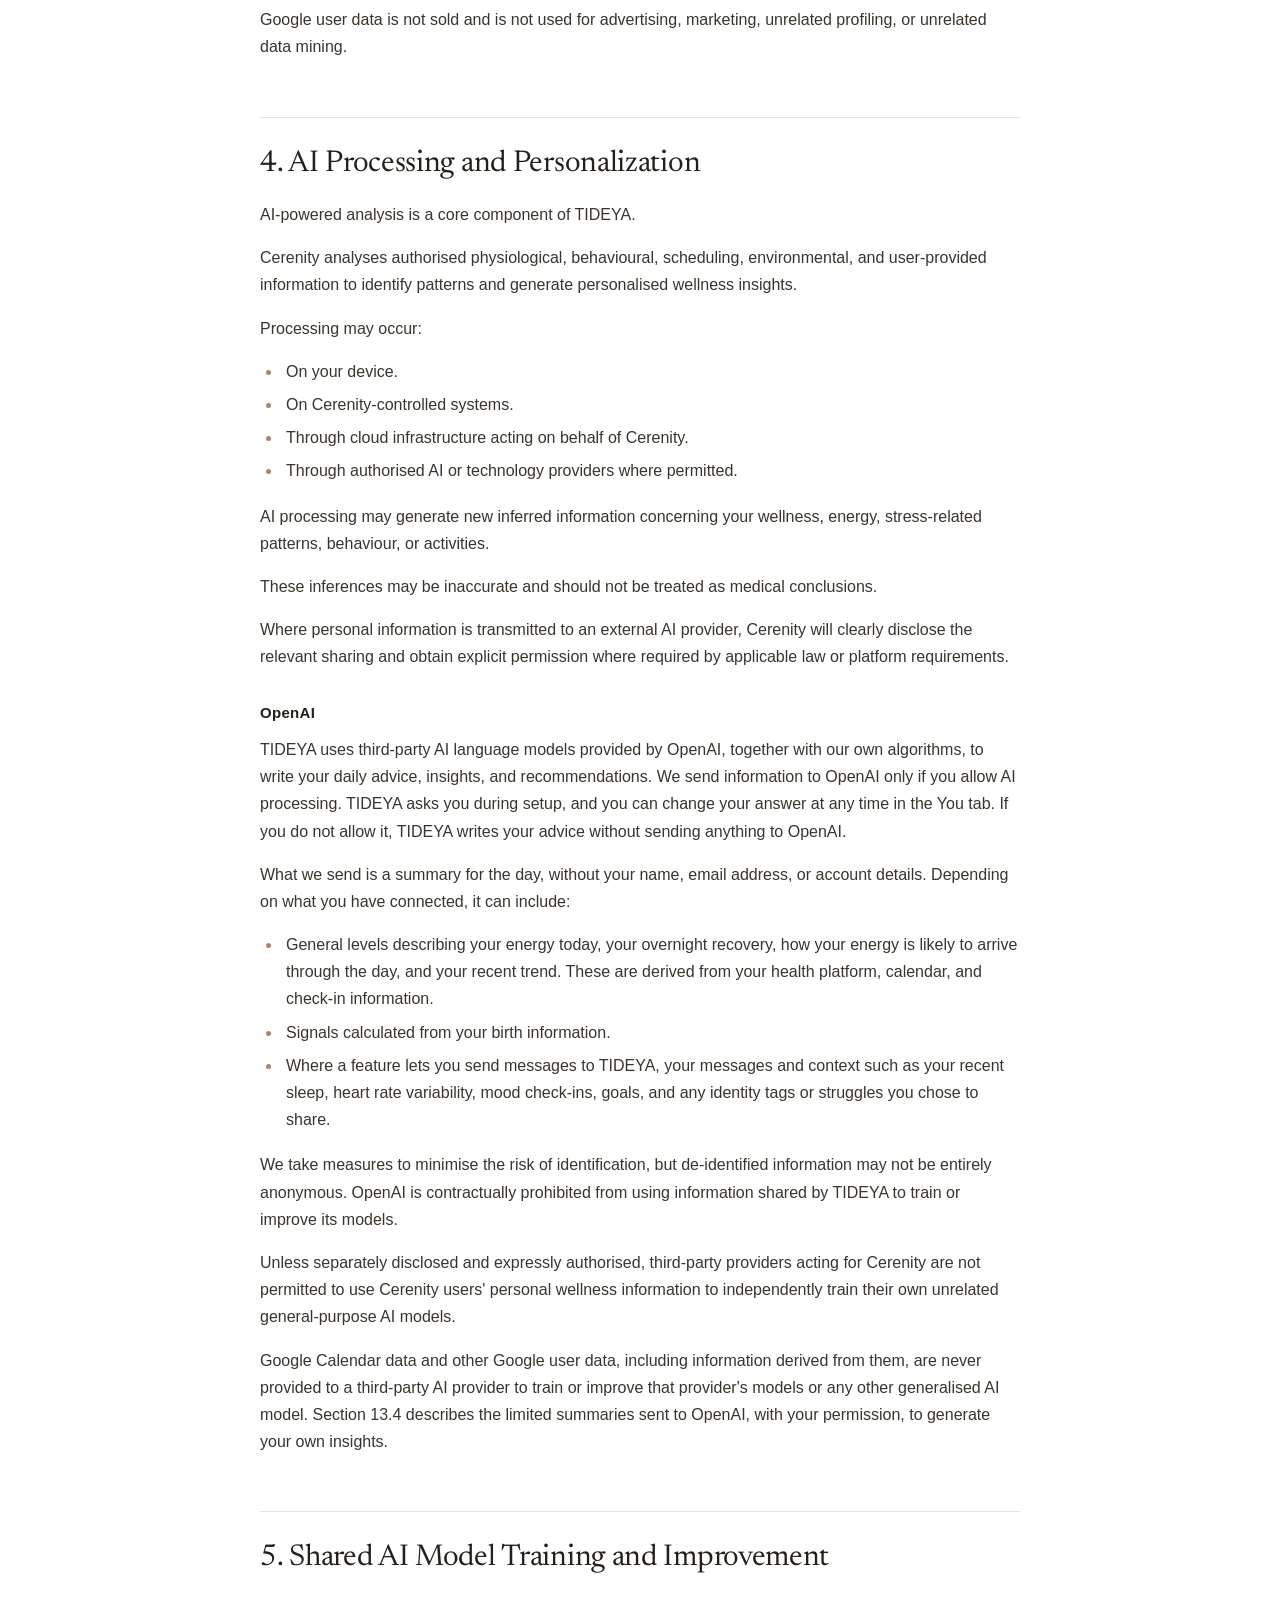
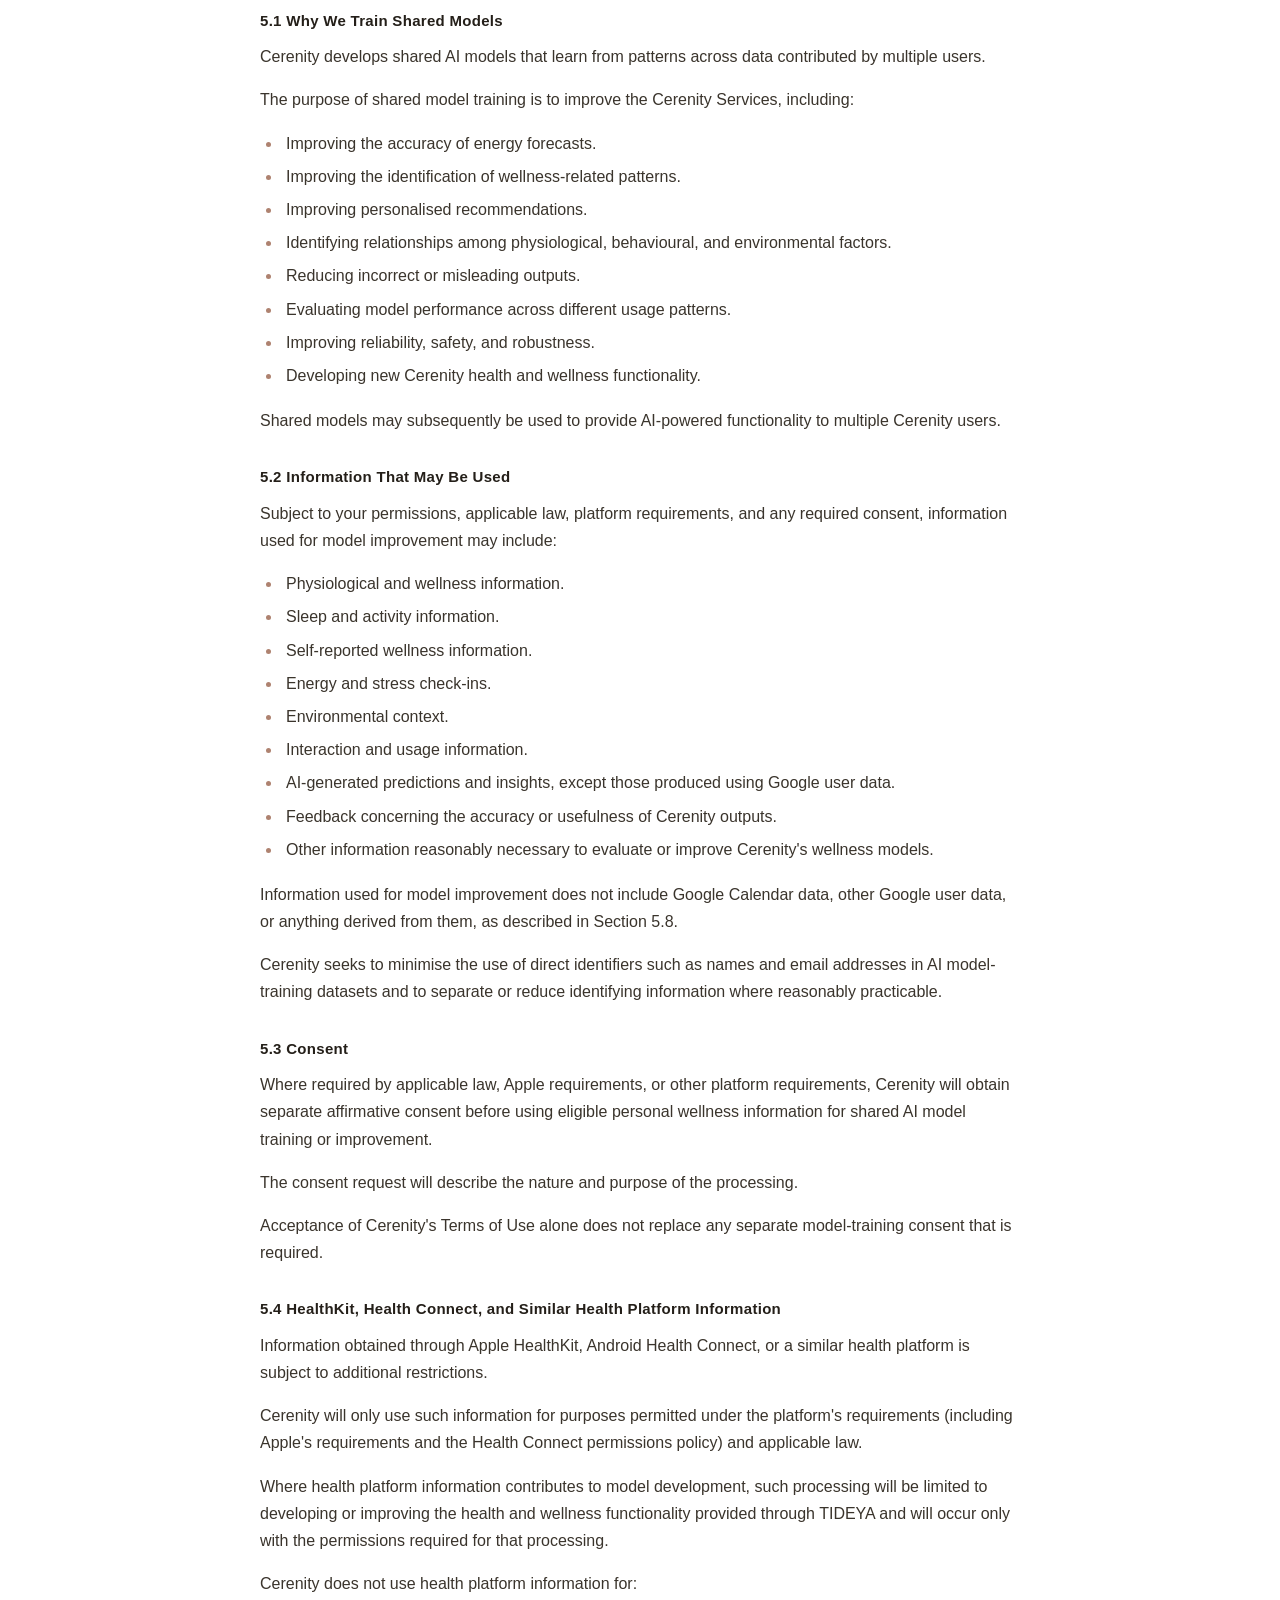
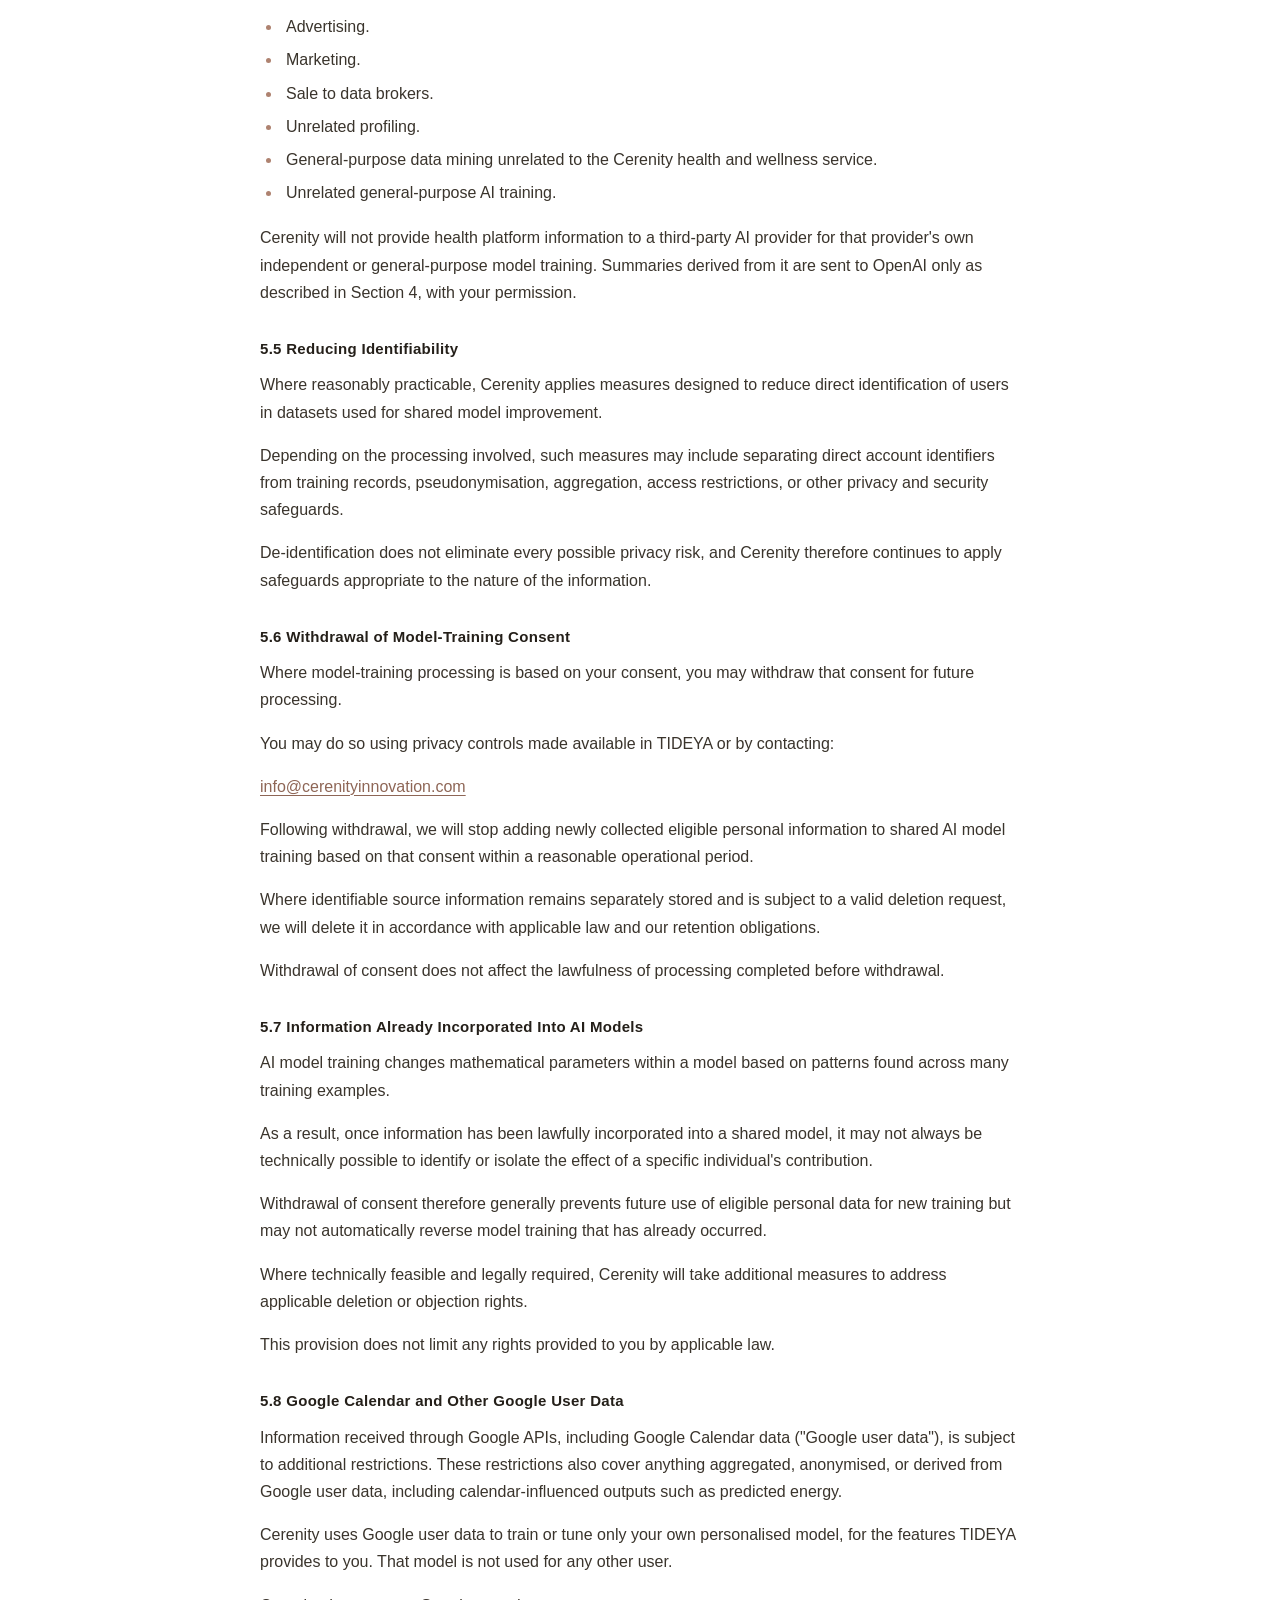
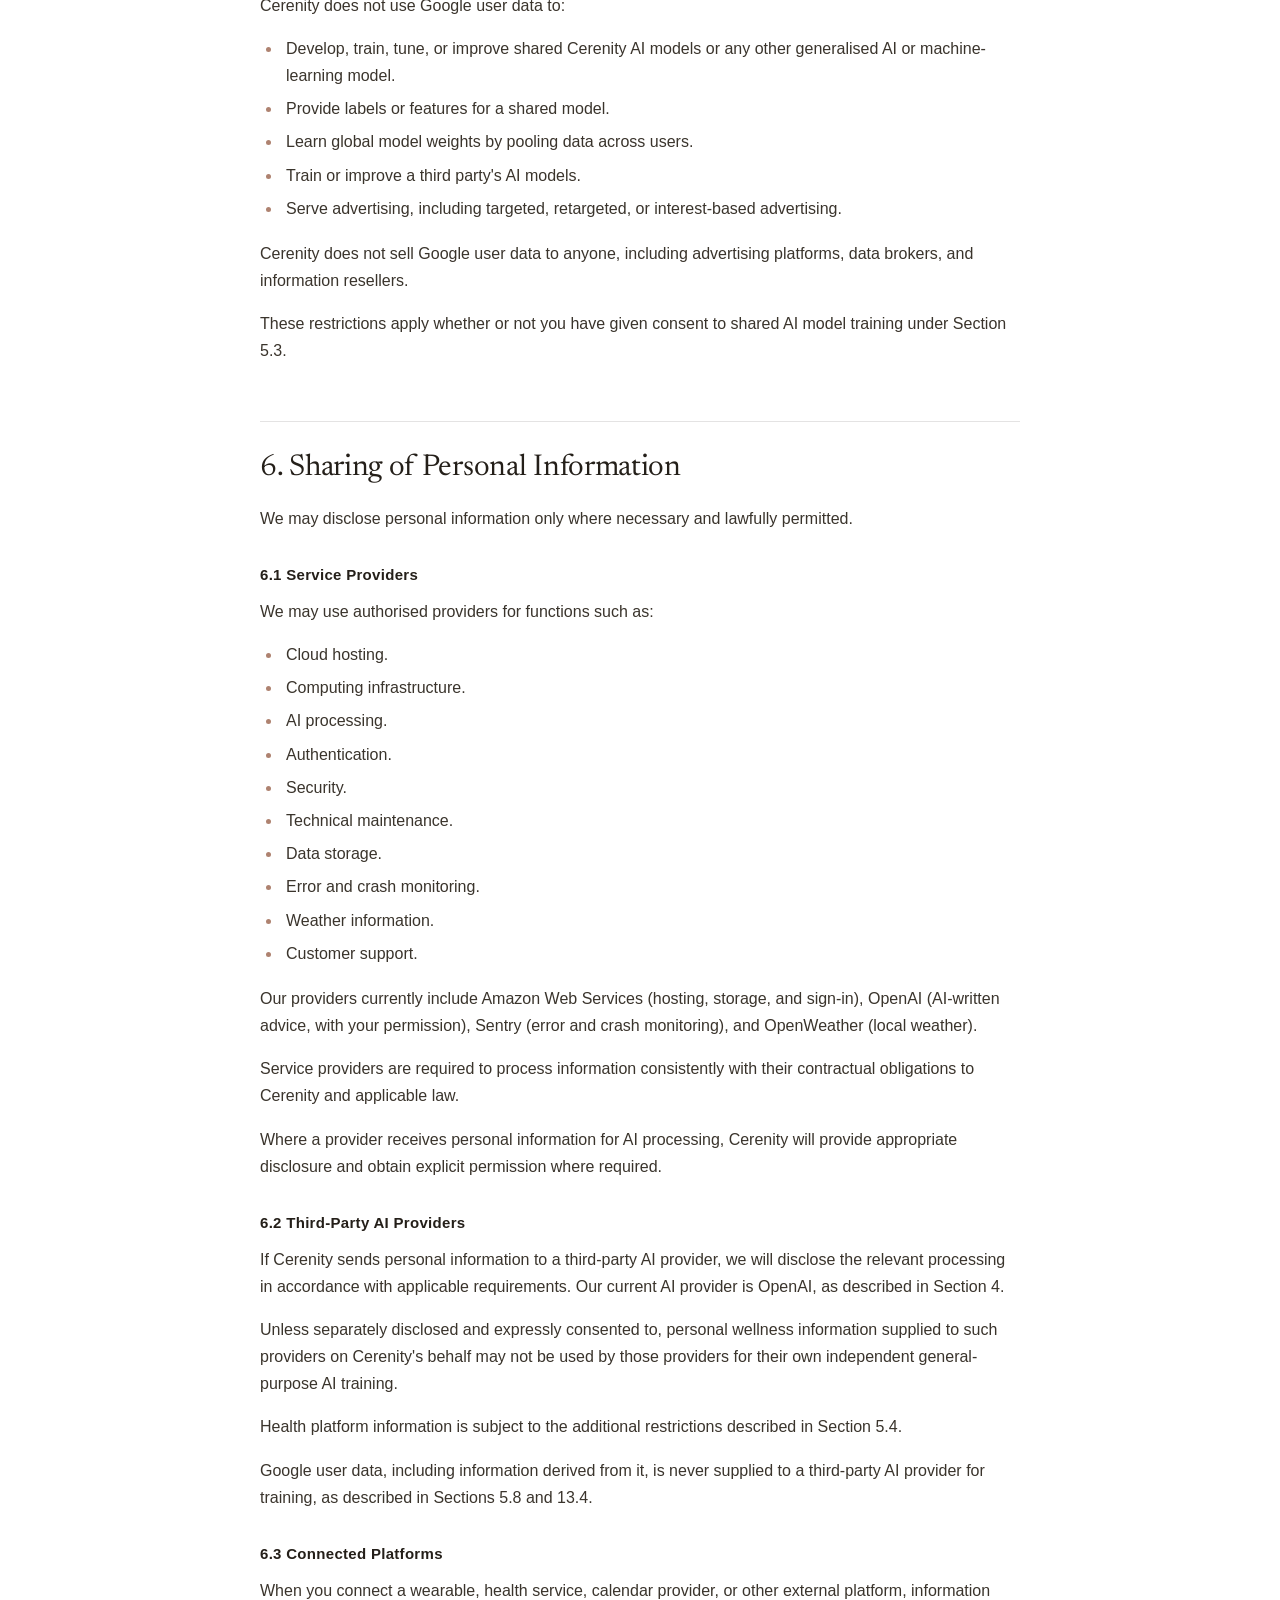
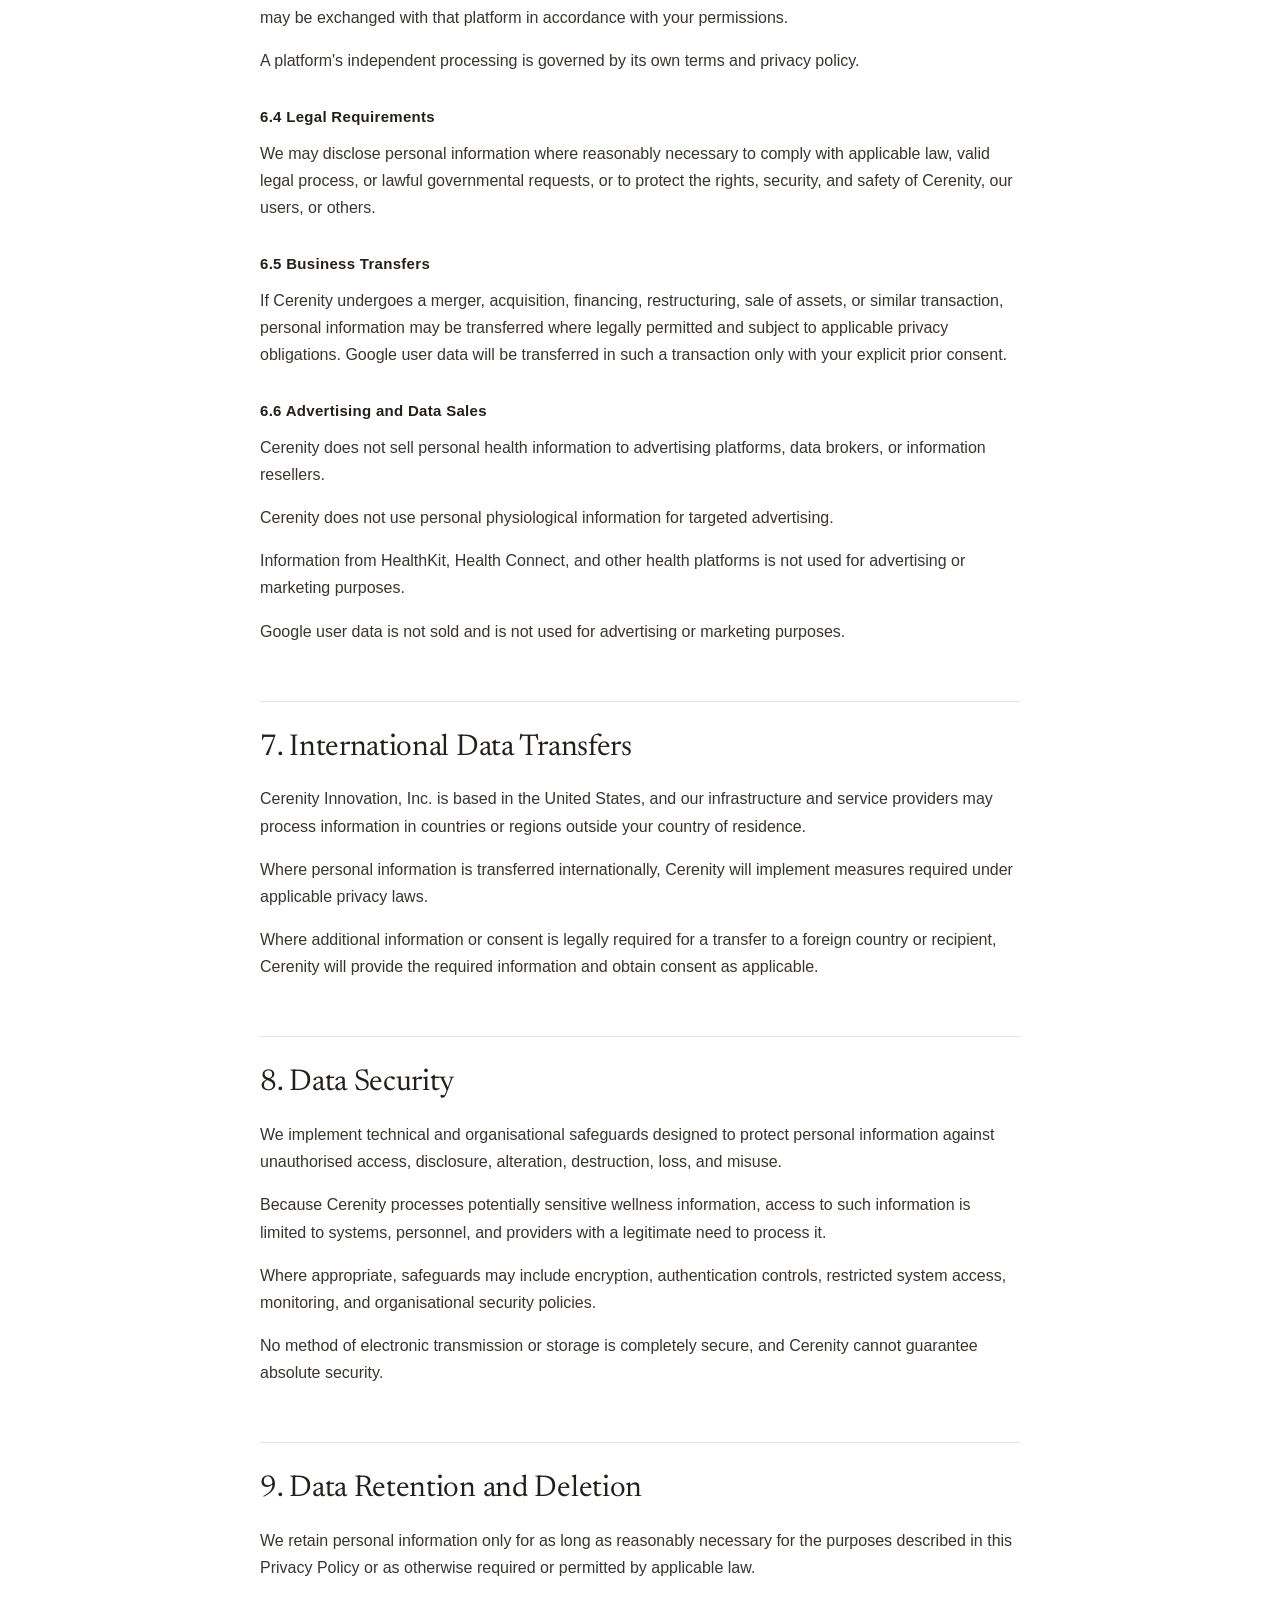
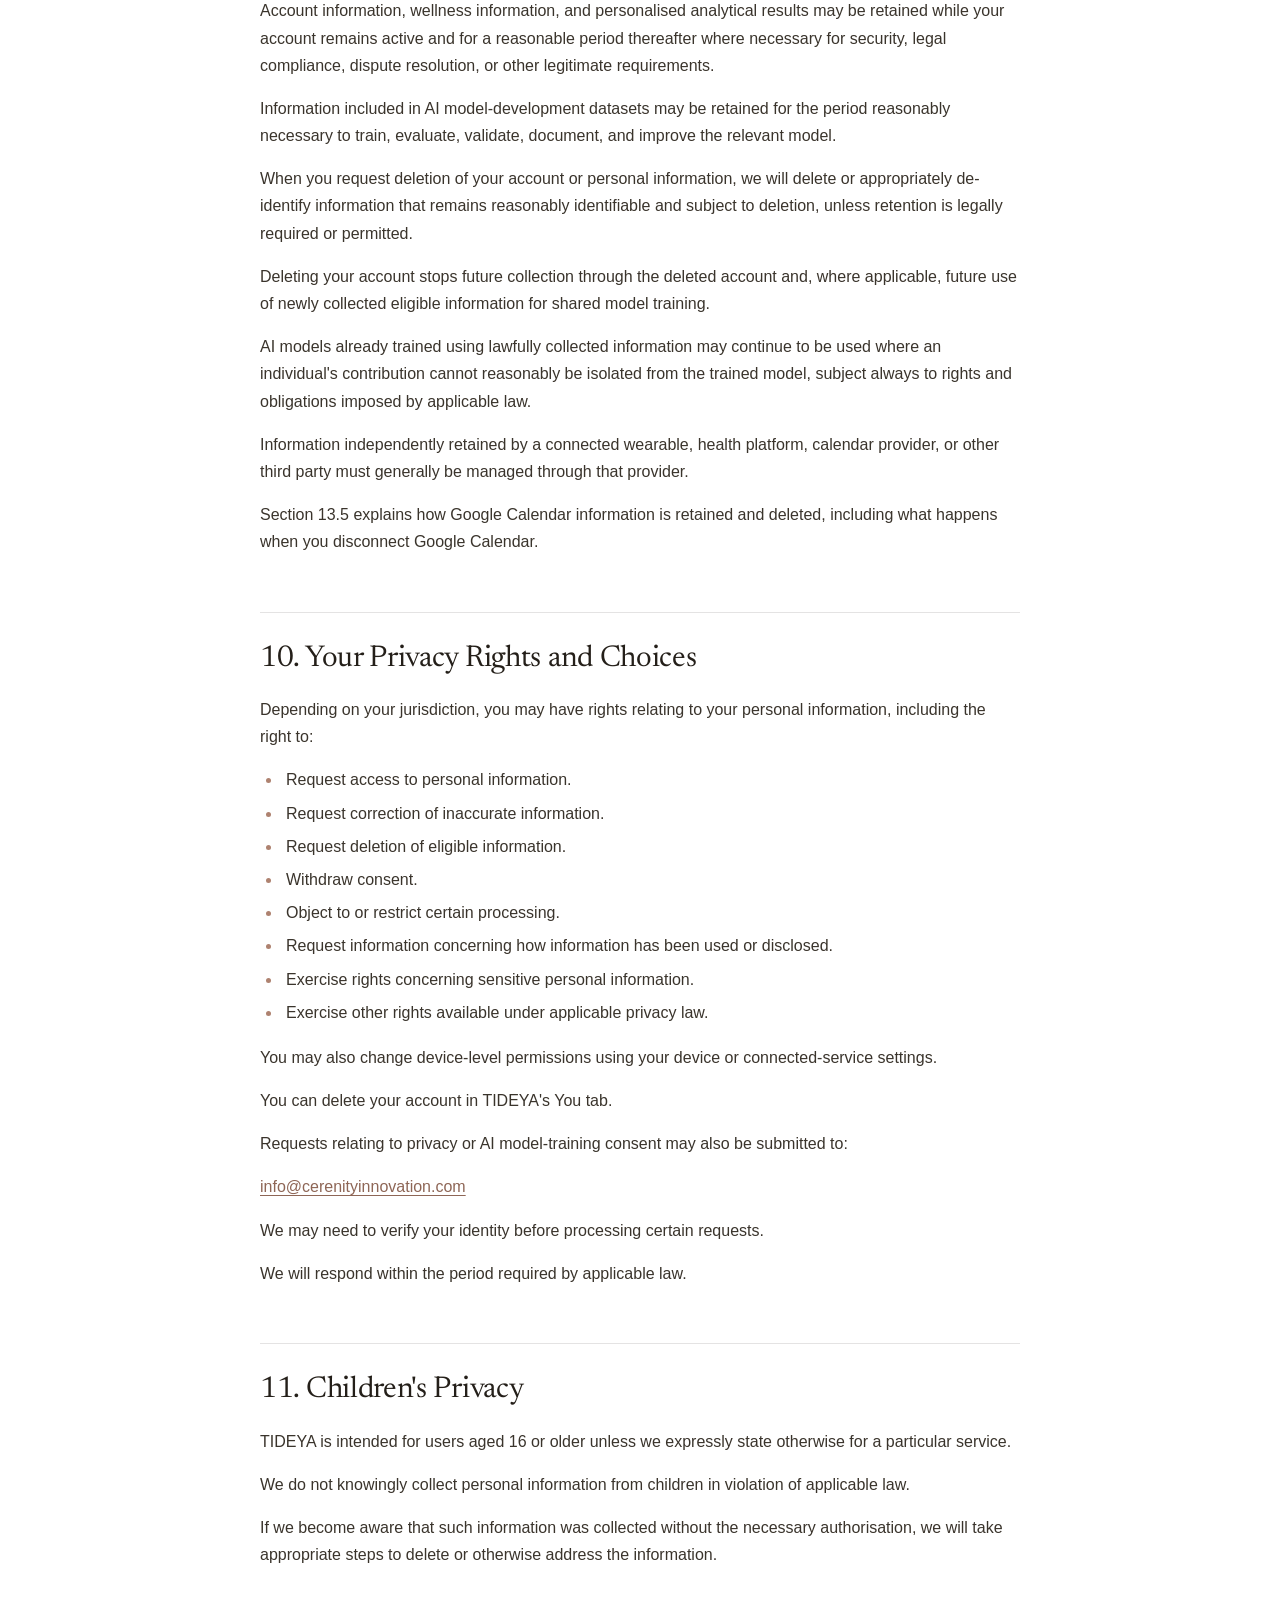
<file: privacy.html>
<!DOCTYPE html>
<html lang="en">
<head>
<meta charset="utf-8">
<meta name="viewport" content="width=device-width, initial-scale=1">
<title>Privacy Policy — Cerenity Innovation</title>
<meta name="description" content="How Cerenity Innovation collects, uses, shares and protects personal information in the TIDEYA app.">
<link rel="icon" type="image/png" sizes="32x32" href="assets/favicon-32.png">
<link rel="icon" type="image/png" sizes="512x512" href="assets/favicon.png">
<link rel="apple-touch-icon" href="assets/apple-touch-icon.png">
<link rel="preconnect" href="https://fonts.googleapis.com">
<link rel="preconnect" href="https://fonts.gstatic.com" crossorigin>
<link href="https://fonts.googleapis.com/css2?family=Montserrat:wght@400;500;600&family=Newsreader:ital,opsz,wght@0,6..72,300;0,6..72,400;0,6..72,500;1,6..72,300;1,6..72,400&display=swap" rel="stylesheet">
<link rel="stylesheet" href="styles.css">
<script src="site.js" defer></script>
</head>
<body>
<!-- Generated from wellbeing-app backend/content/legal/privacy.md by backend/scripts/export_legal_site.py; edit the text there and re-export. -->
<div class="page" style="background: #FFFFFF; overflow-x: hidden;">

  <nav id="site-nav" class="site-nav">
    <a href="index.html" class="brand">
      <img src="assets/logo-h-light.png" alt="Cerenity Innovation">
    </a>
    <button class="nav-toggle" aria-label="Menu" aria-expanded="false"><span></span><span></span><span></span></button>
    <div class="nav-links">
      <a href="index.html">AI Agents</a>
      <a href="enterprise.html">Enterprise</a>
      <a href="app.html">App</a>
      <a href="news.html">News</a>
      <a href="https://waitlister.me/p/cerenity" target="_blank" rel="noopener" class="cta">Join the waitlist</a>
    </div>
  </nav>

  <header style="position: relative; background: #221E18; color: #FFFFFF; padding: 190px 44px 100px;">
    <div style="position: absolute; inset: 0; background: radial-gradient(110% 90% at 80% 15%, rgba(174,130,112,.16), transparent 55%), radial-gradient(90% 80% at 6% 96%, rgba(200,196,188,.10), transparent 60%); pointer-events: none;"></div>
    <div style="position: relative; max-width: 1120px; margin: 0 auto; width: 100%;">
      <div style="font-size: 12px; letter-spacing: .42em; text-transform: uppercase; color: #AE8270; margin-bottom: 34px;">Legal · TIDEYA App</div>
      <h1 style="font-family: 'Newsreader', serif; font-weight: 300; font-size: clamp(42px, 6vw, 88px); line-height: 1.03; letter-spacing: -.02em; text-wrap: balance;">Privacy Policy</h1>
      <p style="margin-top: 30px; font-size: 15px; line-height: 1.6; color: rgba(239,235,225,.66);">Effective October 31, 2026 · Last updated November 9, 2026</p>
    </div>
  </header>

  <section style="background: #FFFFFF; padding: 90px 44px 120px;">
    <div class="legal-doc">
      <nav class="legal-switch" aria-label="Legal documents">
        <a href="privacy.html" class="active" aria-current="page">Privacy Policy</a>
        <a href="terms.html">Terms of Use</a>
        <a href="disclaimer.html">Disclaimer</a>
      </nav>
      <h2 id="s1">1. Introduction</h2>
      <p>At Cerenity, we believe that meaningful technology should respect the people it serves.</p>
      <p>This Privacy Policy explains how Cerenity Innovation, Inc. (&quot;Cerenity,&quot; &quot;we,&quot; &quot;us,&quot; or &quot;our&quot;) collects, uses, processes, stores, shares, and protects personal information in connection with the TIDEYA app (also referred to in our materials as the &quot;Cerenity App&quot;) and related services (collectively, the &quot;Services&quot;).</p>
      <p>Our Services are designed to help users better understand their daily energy levels, stress-related patterns, and personal well-being through AI-powered analysis of physiological and contextual information.</p>
      <p>Artificial intelligence is a core part of TIDEYA. In addition to using personal information to generate individualised wellness insights, Cerenity may, with appropriate notice and consent, use eligible personal wellness information to develop, train, test, evaluate, and improve shared Cerenity AI models used across the Services. Google Calendar data and other Google user data are excluded from shared AI model training, as described in Sections 5.8 and 13.</p>
      <p>Because some of the information processed through TIDEYA may be sensitive, we are committed to providing transparency, meaningful user control, appropriate consent mechanisms, and safeguards proportionate to the nature of the information.</p>
      <p>This Privacy Policy applies to information processed by Cerenity. Connected third-party platforms may have separate privacy policies governing their independent processing activities.</p>
      <h2 id="s2">2. Information We Collect</h2>
      <p>Depending on the features you enable and the permissions you grant, we may collect and process the following categories of information.</p>
      <h3>2.1 Account Information</h3>
      <p>When you create an account, we may collect:</p>
      <ul>
        <li>Name or display name.</li>
        <li>Email address.</li>
        <li>Account identifiers.</li>
        <li>Authentication information.</li>
        <li>Account preferences and settings.</li>
      </ul>
      <p>We use this information to establish and manage your account, provide support, maintain security, and communicate with you.</p>
      <h3>2.2 Physiological and Wellness Information</h3>
      <p>With your authorisation, we may access and process physiological and wellness information from compatible devices and connected services, such as Apple Health (HealthKit) on iPhone and Health Connect on Android (&quot;health platforms&quot;). TIDEYA only reads this information; it does not write to your health platform.</p>
      <p>Depending on the integrations you enable and the permissions you grant, this may include:</p>
      <ul>
        <li>Heart rate, resting heart rate, and walking heart rate average.</li>
        <li>Heart rate variability.</li>
        <li>Respiratory rate and blood oxygen saturation.</li>
        <li>Sleep duration and sleep patterns.</li>
        <li>Steps, distance, flights climbed, exercise time, and energy burned.</li>
        <li>Workouts and other exercise-related information.</li>
        <li>Weight, body fat percentage, and body mass index.</li>
        <li>Other wellness measurements supported by connected devices and specifically disclosed when access is requested.</li>
      </ul>
      <p>We use such information to establish personal baselines, estimate energy capacity, identify patterns and changes over time, generate personalised wellness insights, and, where permitted and consented to, improve Cerenity&#x27;s shared AI models.</p>
      <p>Some of this information may constitute sensitive personal information or receive heightened protection under applicable law.</p>
      <h3>2.3 Calendar and Schedule Information</h3>
      <p>With your permission, we access read-only information from the Google Calendars you select to analyse how daily activities and scheduling patterns may relate to your energy and stress.</p>
      <p>This may include:</p>
      <ul>
        <li>Event dates and times.</li>
        <li>Event duration.</li>
        <li>Frequency of scheduled activities.</li>
        <li>Schedule density and availability patterns.</li>
        <li>Structural details of events, such as attendee counts, recurrence, and whether an event has a video link.</li>
        <li>Event titles, descriptions, and locations, only if you turn on the &quot;Use event titles&quot; setting.</li>
      </ul>
      <p>We will seek to access only calendar information reasonably necessary for the relevant Cerenity functionality.</p>
      <p>Section 13 lists the specific Google Calendar information we access and explains how we use, store, share, and delete it.</p>
      <h3>2.4 Location and Environmental Information</h3>
      <p>Where you authorise location access or provide location information manually, we may process location information to obtain relevant environmental context.</p>
      <p>This may be used to identify factors such as:</p>
      <ul>
        <li>Weather conditions.</li>
        <li>Temperature.</li>
        <li>Environmental changes.</li>
        <li>Other location-dependent conditions relevant to your wellness insights.</li>
      </ul>
      <p>The precision and frequency of location processing will depend on the permissions you provide and the features you use.</p>
      <p>To get your local weather, we send your location coordinates to our weather provider, OpenWeather. Turning Location off in TIDEYA deletes the coordinates we have stored and stops these requests.</p>
      <h3>2.5 User-Provided Information</h3>
      <p>We may process information that you voluntarily provide, including:</p>
      <ul>
        <li>Wellness preferences.</li>
        <li>Daily check-ins.</li>
        <li>Self-reported energy levels.</li>
        <li>Self-reported stress levels.</li>
        <li>Feedback and bug reports.</li>
        <li>Responses to prompts or questionnaires, such as your daily rhythm, personality, and goals, and any identity tags or struggles you choose to share.</li>
        <li>Messages you send to TIDEYA, where a feature lets you do so.</li>
        <li>Other information you submit through the Services.</li>
      </ul>
      <p>Please avoid providing information that is not reasonably necessary for the functionality you are using.</p>
      <h3>2.6 Birth Information</h3>
      <p>We ask for your date of birth and, if you know them, your time and place of birth.</p>
      <p>We use your date of birth to confirm that you meet the minimum age described in Section 11, and your birth information to personalise your daily advice. You can change or remove your birth time and place in the You tab.</p>
      <h3>2.7 Usage and Technical Information</h3>
      <p>We may collect limited technical information necessary to operate, secure, evaluate, and troubleshoot the Services.</p>
      <p>This may include:</p>
      <ul>
        <li>Device type.</li>
        <li>Operating system version.</li>
        <li>App version.</li>
        <li>Application performance information.</li>
        <li>Error and crash information.</li>
        <li>Security and diagnostic logs.</li>
        <li>Interaction information necessary to evaluate feature performance.</li>
      </ul>
      <p>We use Sentry, an error-monitoring service, to receive error and crash reports from the app. A report can include your device and app details, your IP address, your account identifier, and a record of the app screens and actions leading up to the error. If you send feedback through the app&#x27;s bug-report form, Sentry also receives what you enter there, including any name or email address.</p>
      <h3>2.8 AI-Generated and Inferred Information</h3>
      <p>Cerenity&#x27;s systems generate or infer information from the data described above.</p>
      <p>This may include:</p>
      <ul>
        <li>Estimated daily energy capacity.</li>
        <li>Potential stress-related patterns.</li>
        <li>Individual physiological baselines.</li>
        <li>Predicted changes in energy or wellness.</li>
        <li>Relationships among schedules, activities, environmental factors, and wellness indicators.</li>
        <li>Signals calculated from your birth information.</li>
        <li>Personalised recommendations.</li>
        <li>AI-generated wellness messages.</li>
        <li>Model confidence or similar analytical indicators.</li>
      </ul>
      <p>Where this information can reasonably be associated with an identifiable user, we treat it as personal information.</p>
      <p>These outputs represent computational interpretations and not clinical diagnoses.</p>
      <h2 id="s3">3. How We Use Your Information</h2>
      <p>We use personal information for purposes including:</p>
      <h3>Service Delivery</h3>
      <p>To provide energy forecasting, stress-related insights, wellness analysis, personalised recommendations, and other requested features.</p>
      <h3>Personalization</h3>
      <p>To establish and update your individual baselines and tailor TIDEYA to your patterns, activities, and preferences.</p>
      <h3>AI Model Development and Improvement</h3>
      <p>Subject to applicable consent and legal requirements, to develop, train, fine-tune, test, evaluate, validate, calibrate, monitor, and improve shared Cerenity AI models and analytical systems.</p>
      <p>This processing is intended to improve Cerenity&#x27;s health and wellness functionality for current and future users.</p>
      <p>Google user data is excluded from this processing, as described in Section 5.8.</p>
      <h3>Safety and Quality</h3>
      <p>To identify errors, biases, anomalies, inaccurate predictions, model-performance problems, and other issues affecting the safety or usefulness of our AI systems.</p>
      <h3>Account Management</h3>
      <p>To authenticate users, administer accounts, maintain preferences, and provide customer support.</p>
      <h3>Security and Reliability</h3>
      <p>To prevent misuse, investigate security incidents, troubleshoot technical problems, and maintain the integrity and availability of the Services.</p>
      <h3>Communications</h3>
      <p>To provide important service-related notifications and respond to your requests.</p>
      <p>We do not use personal health information for targeted advertising.</p>
      <p>We do not sell personal health information to data brokers.</p>
      <p>Information from HealthKit, Health Connect, and other health platforms is not used for advertising, marketing, unrelated profiling, or unrelated data mining.</p>
      <p>Google user data is not sold and is not used for advertising, marketing, unrelated profiling, or unrelated data mining.</p>
      <h2 id="s4">4. AI Processing and Personalization</h2>
      <p>AI-powered analysis is a core component of TIDEYA.</p>
      <p>Cerenity analyses authorised physiological, behavioural, scheduling, environmental, and user-provided information to identify patterns and generate personalised wellness insights.</p>
      <p>Processing may occur:</p>
      <ul>
        <li>On your device.</li>
        <li>On Cerenity-controlled systems.</li>
        <li>Through cloud infrastructure acting on behalf of Cerenity.</li>
        <li>Through authorised AI or technology providers where permitted.</li>
      </ul>
      <p>AI processing may generate new inferred information concerning your wellness, energy, stress-related patterns, behaviour, or activities.</p>
      <p>These inferences may be inaccurate and should not be treated as medical conclusions.</p>
      <p>Where personal information is transmitted to an external AI provider, Cerenity will clearly disclose the relevant sharing and obtain explicit permission where required by applicable law or platform requirements.</p>
      <h3>OpenAI</h3>
      <p>TIDEYA uses third-party AI language models provided by OpenAI, together with our own algorithms, to write your daily advice, insights, and recommendations. We send information to OpenAI only if you allow AI processing. TIDEYA asks you during setup, and you can change your answer at any time in the You tab. If you do not allow it, TIDEYA writes your advice without sending anything to OpenAI.</p>
      <p>What we send is a summary for the day, without your name, email address, or account details. Depending on what you have connected, it can include:</p>
      <ul>
        <li>General levels describing your energy today, your overnight recovery, how your energy is likely to arrive through the day, and your recent trend. These are derived from your health platform, calendar, and check-in information.</li>
        <li>Signals calculated from your birth information.</li>
        <li>Where a feature lets you send messages to TIDEYA, your messages and context such as your recent sleep, heart rate variability, mood check-ins, goals, and any identity tags or struggles you chose to share.</li>
      </ul>
      <p>We take measures to minimise the risk of identification, but de-identified information may not be entirely anonymous. OpenAI is contractually prohibited from using information shared by TIDEYA to train or improve its models.</p>
      <p>Unless separately disclosed and expressly authorised, third-party providers acting for Cerenity are not permitted to use Cerenity users&#x27; personal wellness information to independently train their own unrelated general-purpose AI models.</p>
      <p>Google Calendar data and other Google user data, including information derived from them, are never provided to a third-party AI provider to train or improve that provider&#x27;s models or any other generalised AI model. Section 13.4 describes the limited summaries sent to OpenAI, with your permission, to generate your own insights.</p>
      <h2 id="s5">5. Shared AI Model Training and Improvement</h2>
      <h3>5.1 Why We Train Shared Models</h3>
      <p>Cerenity develops shared AI models that learn from patterns across data contributed by multiple users.</p>
      <p>The purpose of shared model training is to improve the Cerenity Services, including:</p>
      <ul>
        <li>Improving the accuracy of energy forecasts.</li>
        <li>Improving the identification of wellness-related patterns.</li>
        <li>Improving personalised recommendations.</li>
        <li>Identifying relationships among physiological, behavioural, and environmental factors.</li>
        <li>Reducing incorrect or misleading outputs.</li>
        <li>Evaluating model performance across different usage patterns.</li>
        <li>Improving reliability, safety, and robustness.</li>
        <li>Developing new Cerenity health and wellness functionality.</li>
      </ul>
      <p>Shared models may subsequently be used to provide AI-powered functionality to multiple Cerenity users.</p>
      <h3>5.2 Information That May Be Used</h3>
      <p>Subject to your permissions, applicable law, platform requirements, and any required consent, information used for model improvement may include:</p>
      <ul>
        <li>Physiological and wellness information.</li>
        <li>Sleep and activity information.</li>
        <li>Self-reported wellness information.</li>
        <li>Energy and stress check-ins.</li>
        <li>Environmental context.</li>
        <li>Interaction and usage information.</li>
        <li>AI-generated predictions and insights, except those produced using Google user data.</li>
        <li>Feedback concerning the accuracy or usefulness of Cerenity outputs.</li>
        <li>Other information reasonably necessary to evaluate or improve Cerenity&#x27;s wellness models.</li>
      </ul>
      <p>Information used for model improvement does not include Google Calendar data, other Google user data, or anything derived from them, as described in Section 5.8.</p>
      <p>Cerenity seeks to minimise the use of direct identifiers such as names and email addresses in AI model-training datasets and to separate or reduce identifying information where reasonably practicable.</p>
      <h3>5.3 Consent</h3>
      <p>Where required by applicable law, Apple requirements, or other platform requirements, Cerenity will obtain separate affirmative consent before using eligible personal wellness information for shared AI model training or improvement.</p>
      <p>The consent request will describe the nature and purpose of the processing.</p>
      <p>Acceptance of Cerenity&#x27;s Terms of Use alone does not replace any separate model-training consent that is required.</p>
      <h3>5.4 HealthKit, Health Connect, and Similar Health Platform Information</h3>
      <p>Information obtained through Apple HealthKit, Android Health Connect, or a similar health platform is subject to additional restrictions.</p>
      <p>Cerenity will only use such information for purposes permitted under the platform&#x27;s requirements (including Apple&#x27;s requirements and the Health Connect permissions policy) and applicable law.</p>
      <p>Where health platform information contributes to model development, such processing will be limited to developing or improving the health and wellness functionality provided through TIDEYA and will occur only with the permissions required for that processing.</p>
      <p>Cerenity does not use health platform information for:</p>
      <ul>
        <li>Advertising.</li>
        <li>Marketing.</li>
        <li>Sale to data brokers.</li>
        <li>Unrelated profiling.</li>
        <li>General-purpose data mining unrelated to the Cerenity health and wellness service.</li>
        <li>Unrelated general-purpose AI training.</li>
      </ul>
      <p>Cerenity will not provide health platform information to a third-party AI provider for that provider&#x27;s own independent or general-purpose model training. Summaries derived from it are sent to OpenAI only as described in Section 4, with your permission.</p>
      <h3>5.5 Reducing Identifiability</h3>
      <p>Where reasonably practicable, Cerenity applies measures designed to reduce direct identification of users in datasets used for shared model improvement.</p>
      <p>Depending on the processing involved, such measures may include separating direct account identifiers from training records, pseudonymisation, aggregation, access restrictions, or other privacy and security safeguards.</p>
      <p>De-identification does not eliminate every possible privacy risk, and Cerenity therefore continues to apply safeguards appropriate to the nature of the information.</p>
      <h3>5.6 Withdrawal of Model-Training Consent</h3>
      <p>Where model-training processing is based on your consent, you may withdraw that consent for future processing.</p>
      <p>You may do so using privacy controls made available in TIDEYA or by contacting:</p>
      <p><a href="mailto:info@cerenityinnovation.com">info@cerenityinnovation.com</a></p>
      <p>Following withdrawal, we will stop adding newly collected eligible personal information to shared AI model training based on that consent within a reasonable operational period.</p>
      <p>Where identifiable source information remains separately stored and is subject to a valid deletion request, we will delete it in accordance with applicable law and our retention obligations.</p>
      <p>Withdrawal of consent does not affect the lawfulness of processing completed before withdrawal.</p>
      <h3>5.7 Information Already Incorporated Into AI Models</h3>
      <p>AI model training changes mathematical parameters within a model based on patterns found across many training examples.</p>
      <p>As a result, once information has been lawfully incorporated into a shared model, it may not always be technically possible to identify or isolate the effect of a specific individual&#x27;s contribution.</p>
      <p>Withdrawal of consent therefore generally prevents future use of eligible personal data for new training but may not automatically reverse model training that has already occurred.</p>
      <p>Where technically feasible and legally required, Cerenity will take additional measures to address applicable deletion or objection rights.</p>
      <p>This provision does not limit any rights provided to you by applicable law.</p>
      <h3>5.8 Google Calendar and Other Google User Data</h3>
      <p>Information received through Google APIs, including Google Calendar data (&quot;Google user data&quot;), is subject to additional restrictions. These restrictions also cover anything aggregated, anonymised, or derived from Google user data, including calendar-influenced outputs such as predicted energy.</p>
      <p>Cerenity uses Google user data to train or tune only your own personalised model, for the features TIDEYA provides to you. That model is not used for any other user.</p>
      <p>Cerenity does not use Google user data to:</p>
      <ul>
        <li>Develop, train, tune, or improve shared Cerenity AI models or any other generalised AI or machine-learning model.</li>
        <li>Provide labels or features for a shared model.</li>
        <li>Learn global model weights by pooling data across users.</li>
        <li>Train or improve a third party&#x27;s AI models.</li>
        <li>Serve advertising, including targeted, retargeted, or interest-based advertising.</li>
      </ul>
      <p>Cerenity does not sell Google user data to anyone, including advertising platforms, data brokers, and information resellers.</p>
      <p>These restrictions apply whether or not you have given consent to shared AI model training under Section 5.3.</p>
      <h2 id="s6">6. Sharing of Personal Information</h2>
      <p>We may disclose personal information only where necessary and lawfully permitted.</p>
      <h3>6.1 Service Providers</h3>
      <p>We may use authorised providers for functions such as:</p>
      <ul>
        <li>Cloud hosting.</li>
        <li>Computing infrastructure.</li>
        <li>AI processing.</li>
        <li>Authentication.</li>
        <li>Security.</li>
        <li>Technical maintenance.</li>
        <li>Data storage.</li>
        <li>Error and crash monitoring.</li>
        <li>Weather information.</li>
        <li>Customer support.</li>
      </ul>
      <p>Our providers currently include Amazon Web Services (hosting, storage, and sign-in), OpenAI (AI-written advice, with your permission), Sentry (error and crash monitoring), and OpenWeather (local weather).</p>
      <p>Service providers are required to process information consistently with their contractual obligations to Cerenity and applicable law.</p>
      <p>Where a provider receives personal information for AI processing, Cerenity will provide appropriate disclosure and obtain explicit permission where required.</p>
      <h3>6.2 Third-Party AI Providers</h3>
      <p>If Cerenity sends personal information to a third-party AI provider, we will disclose the relevant processing in accordance with applicable requirements. Our current AI provider is OpenAI, as described in Section 4.</p>
      <p>Unless separately disclosed and expressly consented to, personal wellness information supplied to such providers on Cerenity&#x27;s behalf may not be used by those providers for their own independent general-purpose AI training.</p>
      <p>Health platform information is subject to the additional restrictions described in Section 5.4.</p>
      <p>Google user data, including information derived from it, is never supplied to a third-party AI provider for training, as described in Sections 5.8 and 13.4.</p>
      <h3>6.3 Connected Platforms</h3>
      <p>When you connect a wearable, health service, calendar provider, or other external platform, information may be exchanged with that platform in accordance with your permissions.</p>
      <p>A platform&#x27;s independent processing is governed by its own terms and privacy policy.</p>
      <h3>6.4 Legal Requirements</h3>
      <p>We may disclose personal information where reasonably necessary to comply with applicable law, valid legal process, or lawful governmental requests, or to protect the rights, security, and safety of Cerenity, our users, or others.</p>
      <h3>6.5 Business Transfers</h3>
      <p>If Cerenity undergoes a merger, acquisition, financing, restructuring, sale of assets, or similar transaction, personal information may be transferred where legally permitted and subject to applicable privacy obligations. Google user data will be transferred in such a transaction only with your explicit prior consent.</p>
      <h3>6.6 Advertising and Data Sales</h3>
      <p>Cerenity does not sell personal health information to advertising platforms, data brokers, or information resellers.</p>
      <p>Cerenity does not use personal physiological information for targeted advertising.</p>
      <p>Information from HealthKit, Health Connect, and other health platforms is not used for advertising or marketing purposes.</p>
      <p>Google user data is not sold and is not used for advertising or marketing purposes.</p>
      <h2 id="s7">7. International Data Transfers</h2>
      <p>Cerenity Innovation, Inc. is based in the United States, and our infrastructure and service providers may process information in countries or regions outside your country of residence.</p>
      <p>Where personal information is transferred internationally, Cerenity will implement measures required under applicable privacy laws.</p>
      <p>Where additional information or consent is legally required for a transfer to a foreign country or recipient, Cerenity will provide the required information and obtain consent as applicable.</p>
      <h2 id="s8">8. Data Security</h2>
      <p>We implement technical and organisational safeguards designed to protect personal information against unauthorised access, disclosure, alteration, destruction, loss, and misuse.</p>
      <p>Because Cerenity processes potentially sensitive wellness information, access to such information is limited to systems, personnel, and providers with a legitimate need to process it.</p>
      <p>Where appropriate, safeguards may include encryption, authentication controls, restricted system access, monitoring, and organisational security policies.</p>
      <p>No method of electronic transmission or storage is completely secure, and Cerenity cannot guarantee absolute security.</p>
      <h2 id="s9">9. Data Retention and Deletion</h2>
      <p>We retain personal information only for as long as reasonably necessary for the purposes described in this Privacy Policy or as otherwise required or permitted by applicable law.</p>
      <p>Account information, wellness information, and personalised analytical results may be retained while your account remains active and for a reasonable period thereafter where necessary for security, legal compliance, dispute resolution, or other legitimate requirements.</p>
      <p>Information included in AI model-development datasets may be retained for the period reasonably necessary to train, evaluate, validate, document, and improve the relevant model.</p>
      <p>When you request deletion of your account or personal information, we will delete or appropriately de-identify information that remains reasonably identifiable and subject to deletion, unless retention is legally required or permitted.</p>
      <p>Deleting your account stops future collection through the deleted account and, where applicable, future use of newly collected eligible information for shared model training.</p>
      <p>AI models already trained using lawfully collected information may continue to be used where an individual&#x27;s contribution cannot reasonably be isolated from the trained model, subject always to rights and obligations imposed by applicable law.</p>
      <p>Information independently retained by a connected wearable, health platform, calendar provider, or other third party must generally be managed through that provider.</p>
      <p>Section 13.5 explains how Google Calendar information is retained and deleted, including what happens when you disconnect Google Calendar.</p>
      <h2 id="s10">10. Your Privacy Rights and Choices</h2>
      <p>Depending on your jurisdiction, you may have rights relating to your personal information, including the right to:</p>
      <ul>
        <li>Request access to personal information.</li>
        <li>Request correction of inaccurate information.</li>
        <li>Request deletion of eligible information.</li>
        <li>Withdraw consent.</li>
        <li>Object to or restrict certain processing.</li>
        <li>Request information concerning how information has been used or disclosed.</li>
        <li>Exercise rights concerning sensitive personal information.</li>
        <li>Exercise other rights available under applicable privacy law.</li>
      </ul>
      <p>You may also change device-level permissions using your device or connected-service settings.</p>
      <p>You can delete your account in TIDEYA&#x27;s You tab.</p>
      <p>Requests relating to privacy or AI model-training consent may also be submitted to:</p>
      <p><a href="mailto:info@cerenityinnovation.com">info@cerenityinnovation.com</a></p>
      <p>We may need to verify your identity before processing certain requests.</p>
      <p>We will respond within the period required by applicable law.</p>
      <h2 id="s11">11. Children&#x27;s Privacy</h2>
      <p>TIDEYA is intended for users aged 16 or older unless we expressly state otherwise for a particular service.</p>
      <p>We do not knowingly collect personal information from children in violation of applicable law.</p>
      <p>If we become aware that such information was collected without the necessary authorisation, we will take appropriate steps to delete or otherwise address the information.</p>
      <h2 id="s12">12. Third-Party Privacy Policies</h2>
      <p>Cerenity may connect with external platforms and service providers.</p>
      <p>Third parties may have their own privacy policies governing information they independently collect or process.</p>
      <p>We encourage users to review the privacy policies of connected services.</p>
      <p>Cerenity remains responsible for its own processing obligations under applicable law.</p>
      <h2 id="s13">13. Google User Data</h2>
      <p>This section explains how TIDEYA accesses, uses, stores, shares, and deletes information received from Google APIs when you connect Google Calendar. It applies in addition to the rest of this Privacy Policy and controls if the two differ.</p>
      <p>The use of information received from Google Workspace scopes will adhere to the Google User Data Policy, including the Limited Use requirements.</p>
      <p>Google API Services User Data Policy: <a href="https://developers.google.com/terms/api-services-user-data-policy">https://developers.google.com/terms/api-services-user-data-policy</a><br>
Google Workspace API User Data and Developer Policy: <a href="https://developers.google.com/workspace/workspace-api-user-data-developer-policy">https://developers.google.com/workspace/workspace-api-user-data-developer-policy</a></p>
      <h3>13.1 Information We Access</h3>
      <p>TIDEYA requests read-only access to Google Calendar. It cannot create, change, or delete your events or calendars.</p>
      <p>So that you can choose which calendars TIDEYA reads, it reads your calendar list, including each calendar&#x27;s ID, name, colour, your access level, and whether it is your primary calendar. We store only the IDs of the calendars you select.</p>
      <p>For events on the calendars you select, we store:</p>
      <ul>
        <li>Start time, end time, duration, and whether the event is all-day.</li>
        <li>Whether the event is cancelled, shows you as busy or free, or is recurring, and its type in Google Calendar, such as focus time or out of office.</li>
        <li>The number of attendees, and a summary of whether other attendees share your email domain.</li>
        <li>Your response status, whether you are the organiser, and whether your attendance is optional.</li>
        <li>Whether the event has a video link.</li>
        <li>Identifiers for the event, its recurring series, and the calendar it came from.</li>
      </ul>
      <p>We store event titles, the first 500 characters of event descriptions, and event locations only if you turn on the &quot;Use event titles&quot; setting.</p>
      <p>Google returns the full record of each event to TIDEYA, which can include titles, descriptions, and attendee names and email addresses. We use attendee email addresses only to produce the domain summary above, and we do not store attendee names or email addresses.</p>
      <p>We also store the access and refresh tokens Google issues so that TIDEYA can sync your calendar.</p>
      <h3>13.2 How We Use It</h3>
      <p>We use Google Calendar information only to provide and improve user-facing features of TIDEYA:</p>
      <ul>
        <li>Estimating your daily schedule load and how your day is structured.</li>
        <li>Shaping your energy forecast and showing how your schedule contributes to it.</li>
        <li>Fitting and updating your own personal baselines and personalised model.</li>
        <li>Generating your personalised insights and daily advice.</li>
      </ul>
      <p>We also use it where necessary for security, including investigating abuse, and to comply with applicable law.</p>
      <p>We may review aggregated, anonymised statistics for internal operations and product decisions. We do not use those statistics to train AI models.</p>
      <h3>13.3 How We Store and Protect It</h3>
      <p>Google Calendar information and tokens are stored in Cerenity&#x27;s application database, on cloud infrastructure provided by Amazon Web Services, and are linked to your account. They are transmitted over encrypted connections, and access is limited to the systems and personnel that need it.</p>
      <p>We do not allow people to read Google user data unless:</p>
      <ul>
        <li>You have given explicit consent, for example to resolve a support request.</li>
        <li>It is necessary for security purposes, such as investigating a bug or abuse.</li>
        <li>It is necessary to comply with applicable law.</li>
        <li>The data has been aggregated and anonymised and is used for internal operations.</li>
      </ul>
      <h3>13.4 How We Share It</h3>
      <p>We do not sell Google user data or share it with advertising platforms, data brokers, or information resellers.</p>
      <p>We transfer Google user data only:</p>
      <ul>
        <li>To Amazon Web Services, which hosts our systems.</li>
        <li>To OpenAI, with your permission, as described below.</li>
        <li>Where necessary for security purposes or to comply with applicable law.</li>
        <li>In a merger, acquisition, or sale of assets, with your explicit prior consent.</li>
      </ul>
      <p>If you allow AI processing, TIDEYA sends OpenAI a short summary so that it can write your daily advice and chat replies. That summary can include the number of events on your calendar that day and general energy levels influenced by your calendar, such as how your energy is likely to arrive through the day. It does not include event titles, descriptions, locations, attendee details, or event times.</p>
      <p>OpenAI is not permitted to use this information to train its models. If you do not allow AI processing, no information derived from Google user data is sent to OpenAI.</p>
      <h3>13.5 Retention and Deletion</h3>
      <p>We keep Google Calendar information while your account is active.</p>
      <p>Disconnecting Google Calendar in TIDEYA asks Google to revoke TIDEYA&#x27;s access, deletes our stored tokens and calendar selection, and stops new collection. Calendar information already synced stays in your account, and can continue to inform your history and personal baselines, until you delete your account or ask us to delete it.</p>
      <p>You can also remove TIDEYA&#x27;s access at any time from your Google Account: <a href="https://myaccount.google.com/permissions">https://myaccount.google.com/permissions</a></p>
      <p>Turning off the &quot;Use event titles&quot; setting deletes the event titles, descriptions, and locations we have stored.</p>
      <p>To delete your synced calendar information without deleting your account, contact <a href="mailto:info@cerenityinnovation.com.">info@cerenityinnovation.com.</a></p>
      <p>Deleting your account asks Google to revoke TIDEYA&#x27;s access and deletes the Google Calendar information associated with your account. Copies in routine backups may persist for a limited period until they expire.</p>
      <h2 id="s14">14. Changes to This Privacy Policy</h2>
      <p>We may revise this Privacy Policy to reflect changes in:</p>
      <ul>
        <li>Cerenity&#x27;s Services.</li>
        <li>AI systems and model-development practices.</li>
        <li>Connected services.</li>
        <li>Technology.</li>
        <li>Legal or regulatory obligations.</li>
        <li>Data practices.</li>
      </ul>
      <p>We will provide appropriate notice of material changes.</p>
      <p>Where a change materially expands the use of sensitive personal information or AI model training and applicable law or platform requirements require additional consent, we will obtain that consent before beginning the new processing.</p>
      <p>We will notify you and obtain your consent before using Google user data in a new way.</p>
      <h2 id="s15">15. Contact Us</h2>
      <p>For questions regarding this Privacy Policy, AI model training, or your personal information, please contact:</p>
      <p>Cerenity Innovation, Inc.<br>
Privacy Contact Email: <a href="mailto:info@cerenityinnovation.com">info@cerenityinnovation.com</a><br>
Address:<br>
2261 Market Street STE 86384<br>
San Francisco, CA 94114<br>
United States<br>
Website: <a href="https://cerenityinnovation.com/">https://cerenityinnovation.com/</a></p>
    </div>
  </section>

  <footer style="background: #221E18; color: #FFFFFF; padding: 40px 44px 44px;">
    <div style="max-width: 1120px; margin: 0 auto; display: flex; justify-content: space-between; align-items: center; flex-wrap: wrap; gap: 20px; border-top: 1px solid rgba(239,235,225,.14); padding-top: 30px; font-size: 13px; color: rgba(239,235,225,.5);">
      <a href="index.html"><img src="assets/logo-light.png" alt="Cerenity Innovation" style="height: 46px; display: block;"></a>
      <div class="footer-meta">
        <nav class="footer-legal" aria-label="Legal"><a href="privacy.html">Privacy Policy</a><a href="terms.html">Terms of Use</a><a href="disclaimer.html">Disclaimer</a></nav>
        <span>© 2026 Cerenity Innovation. The human-centered layer for AI.</span>
      </div>
    </div>
  </footer>

</div>
</body>
</html>
</file>
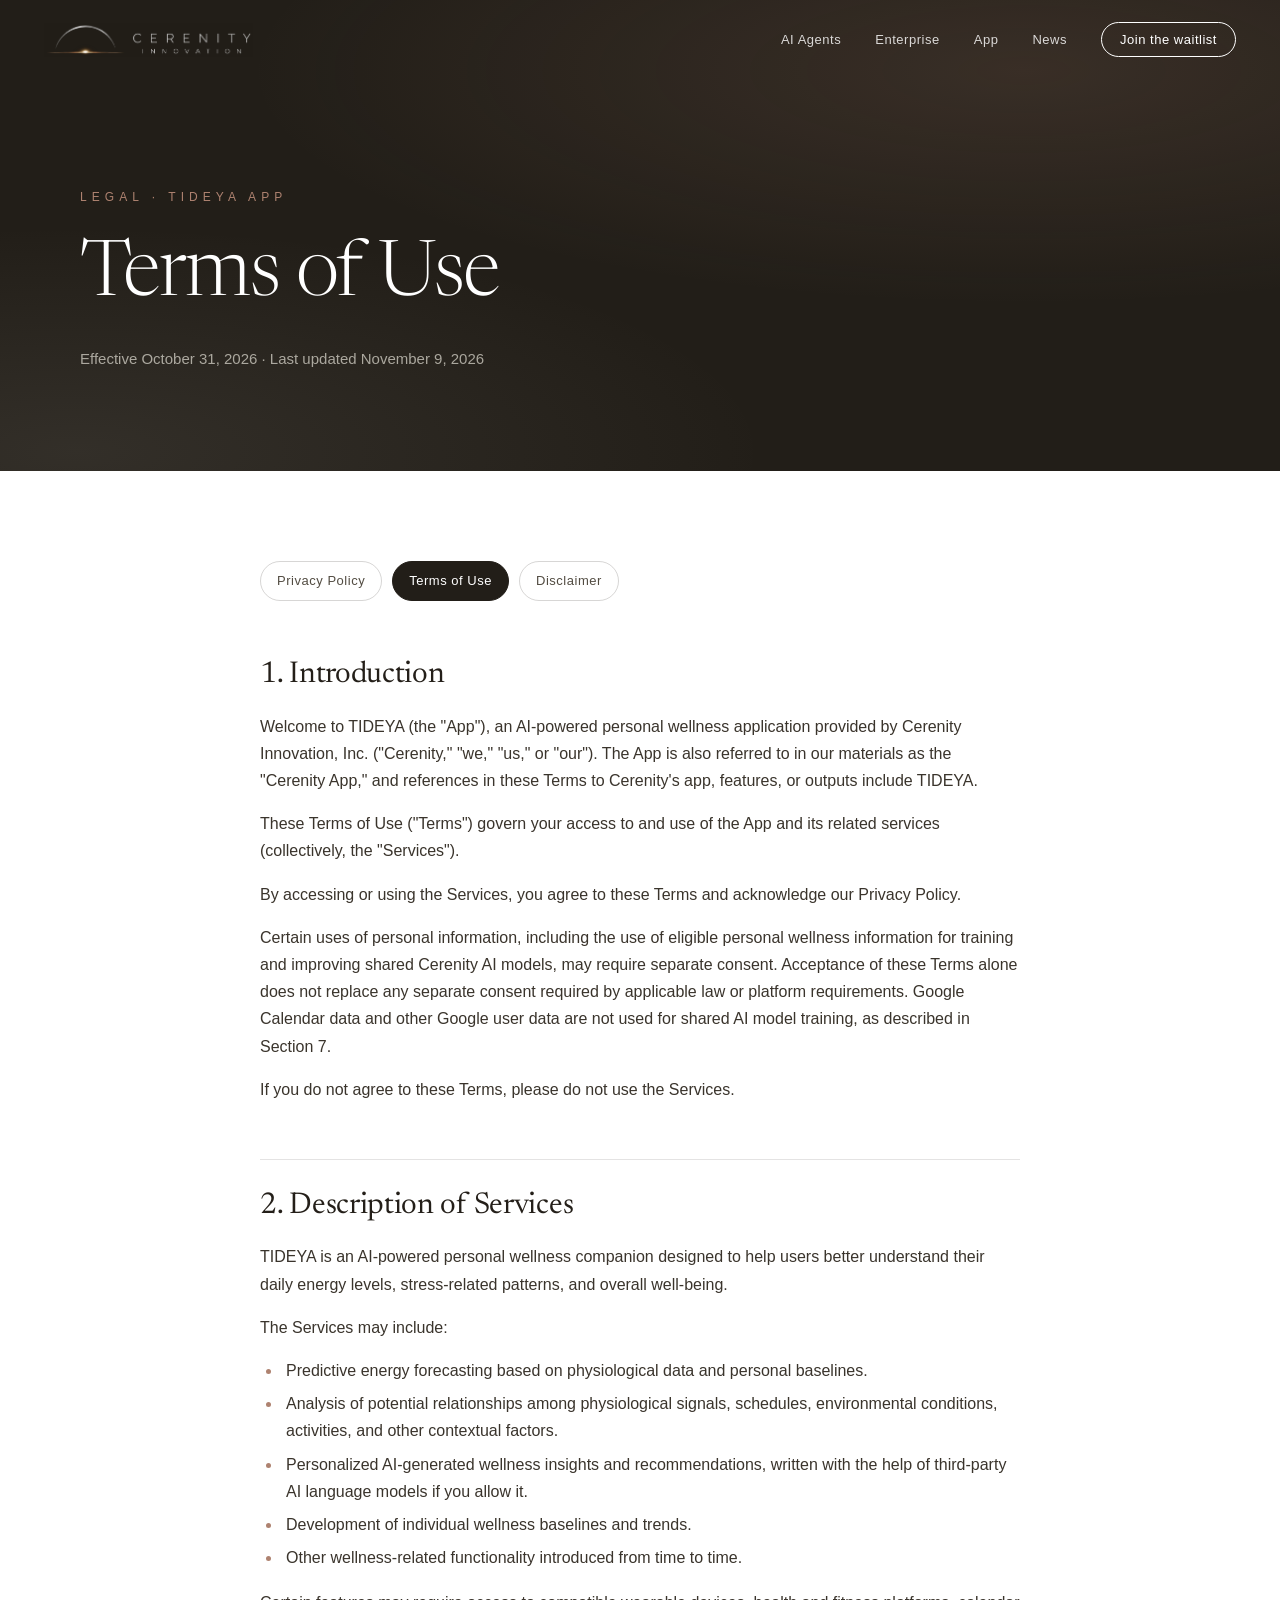
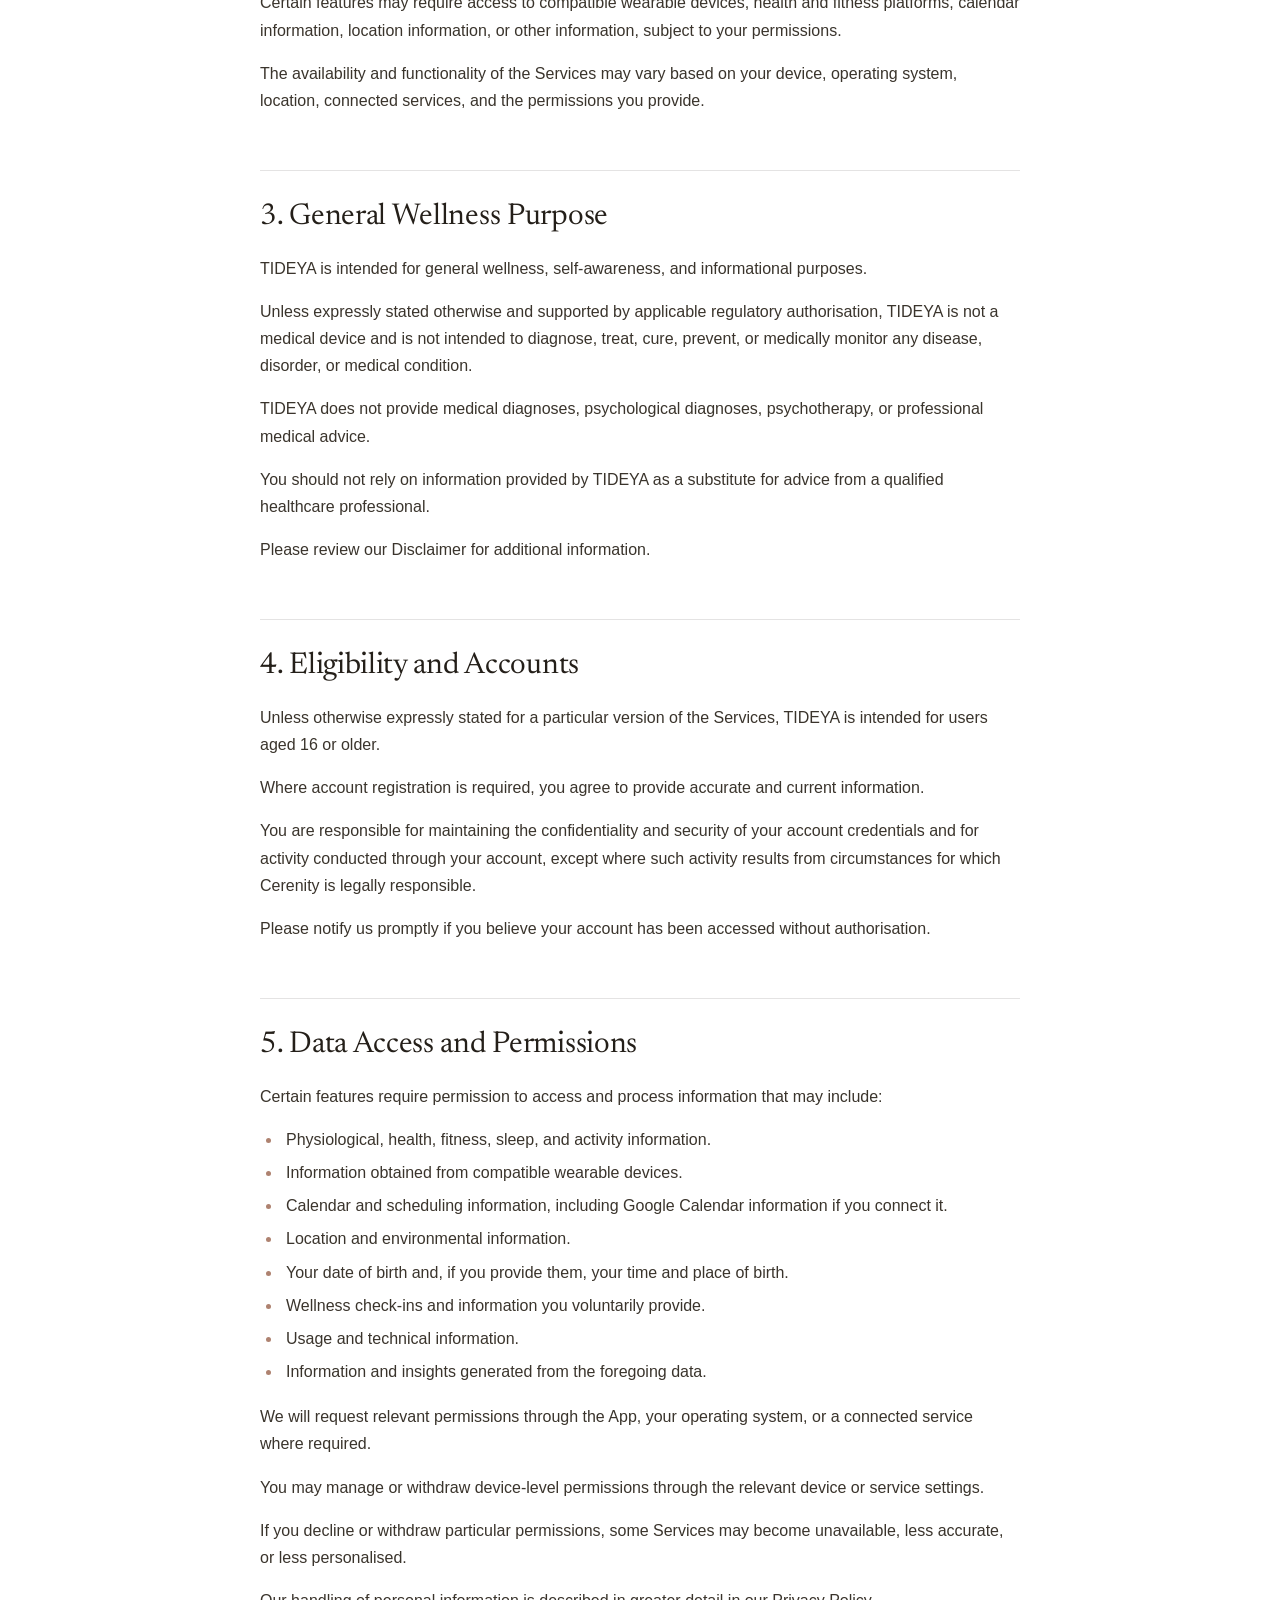
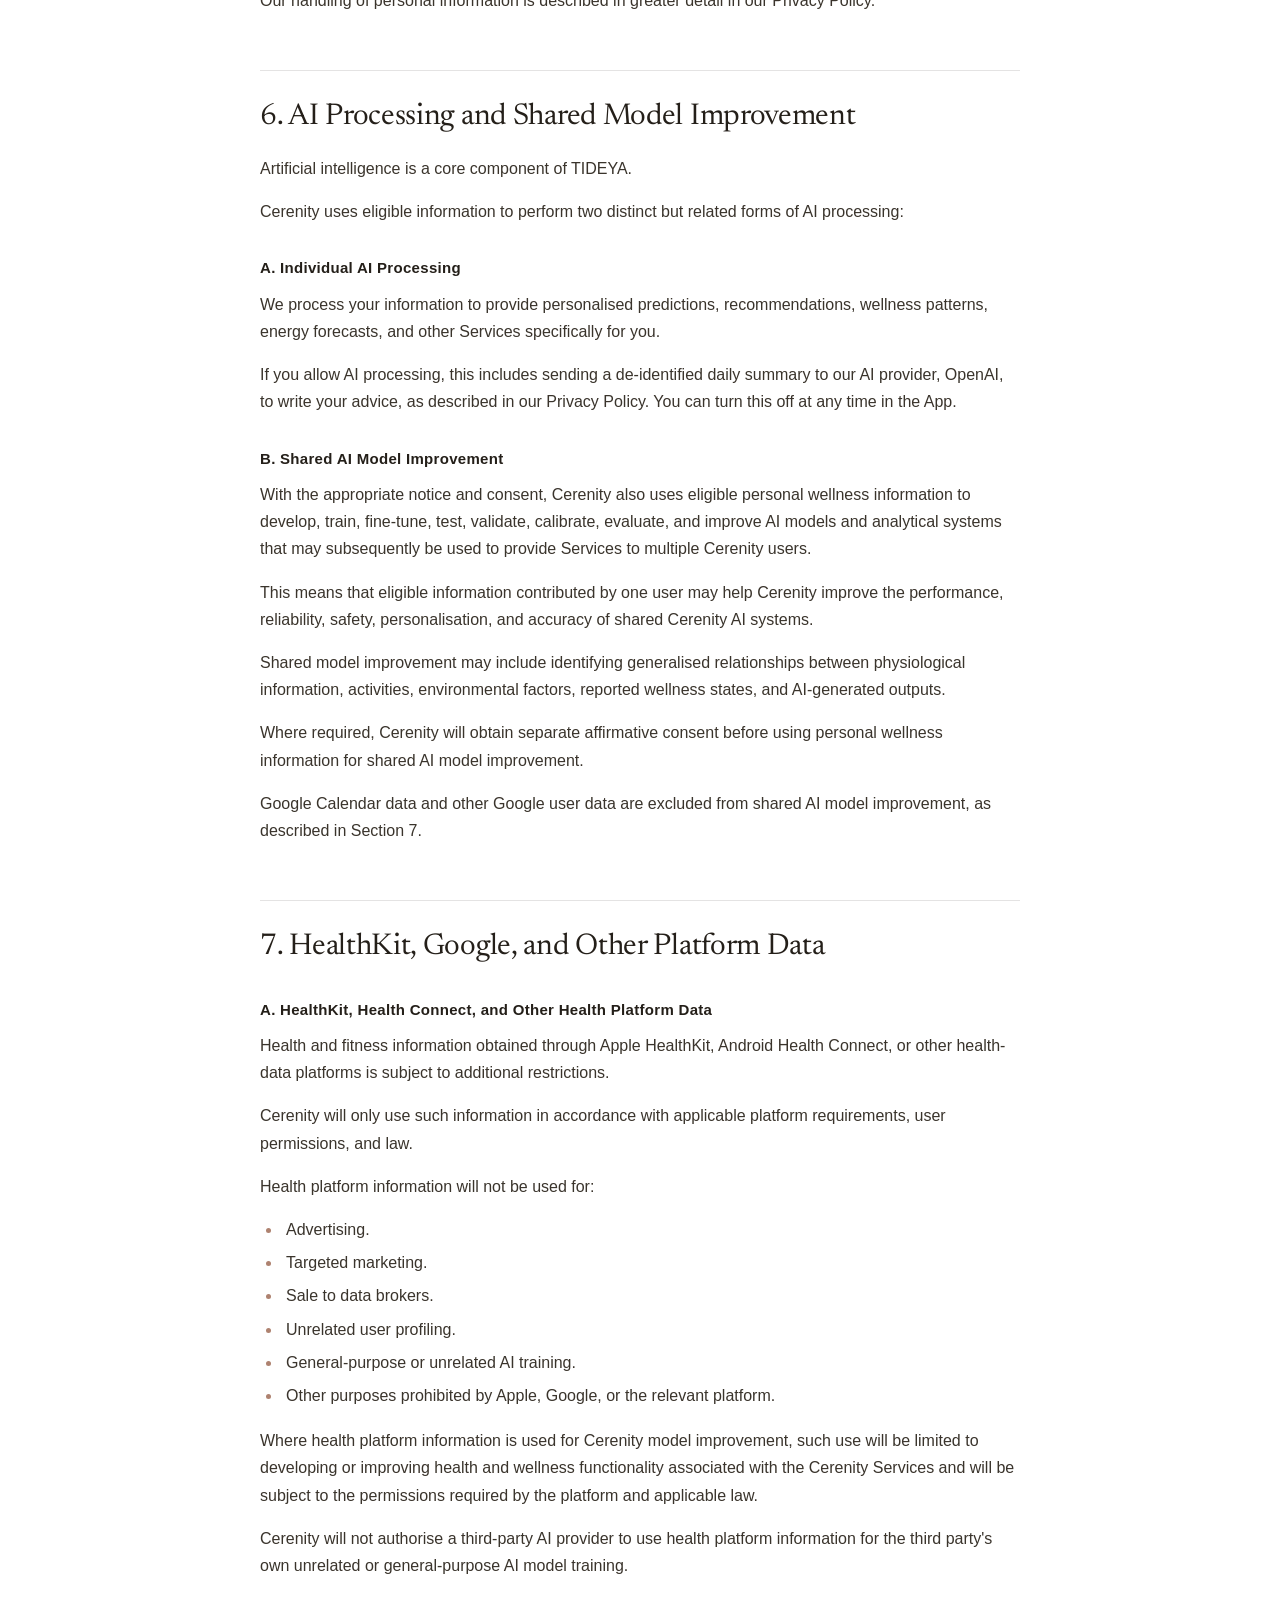
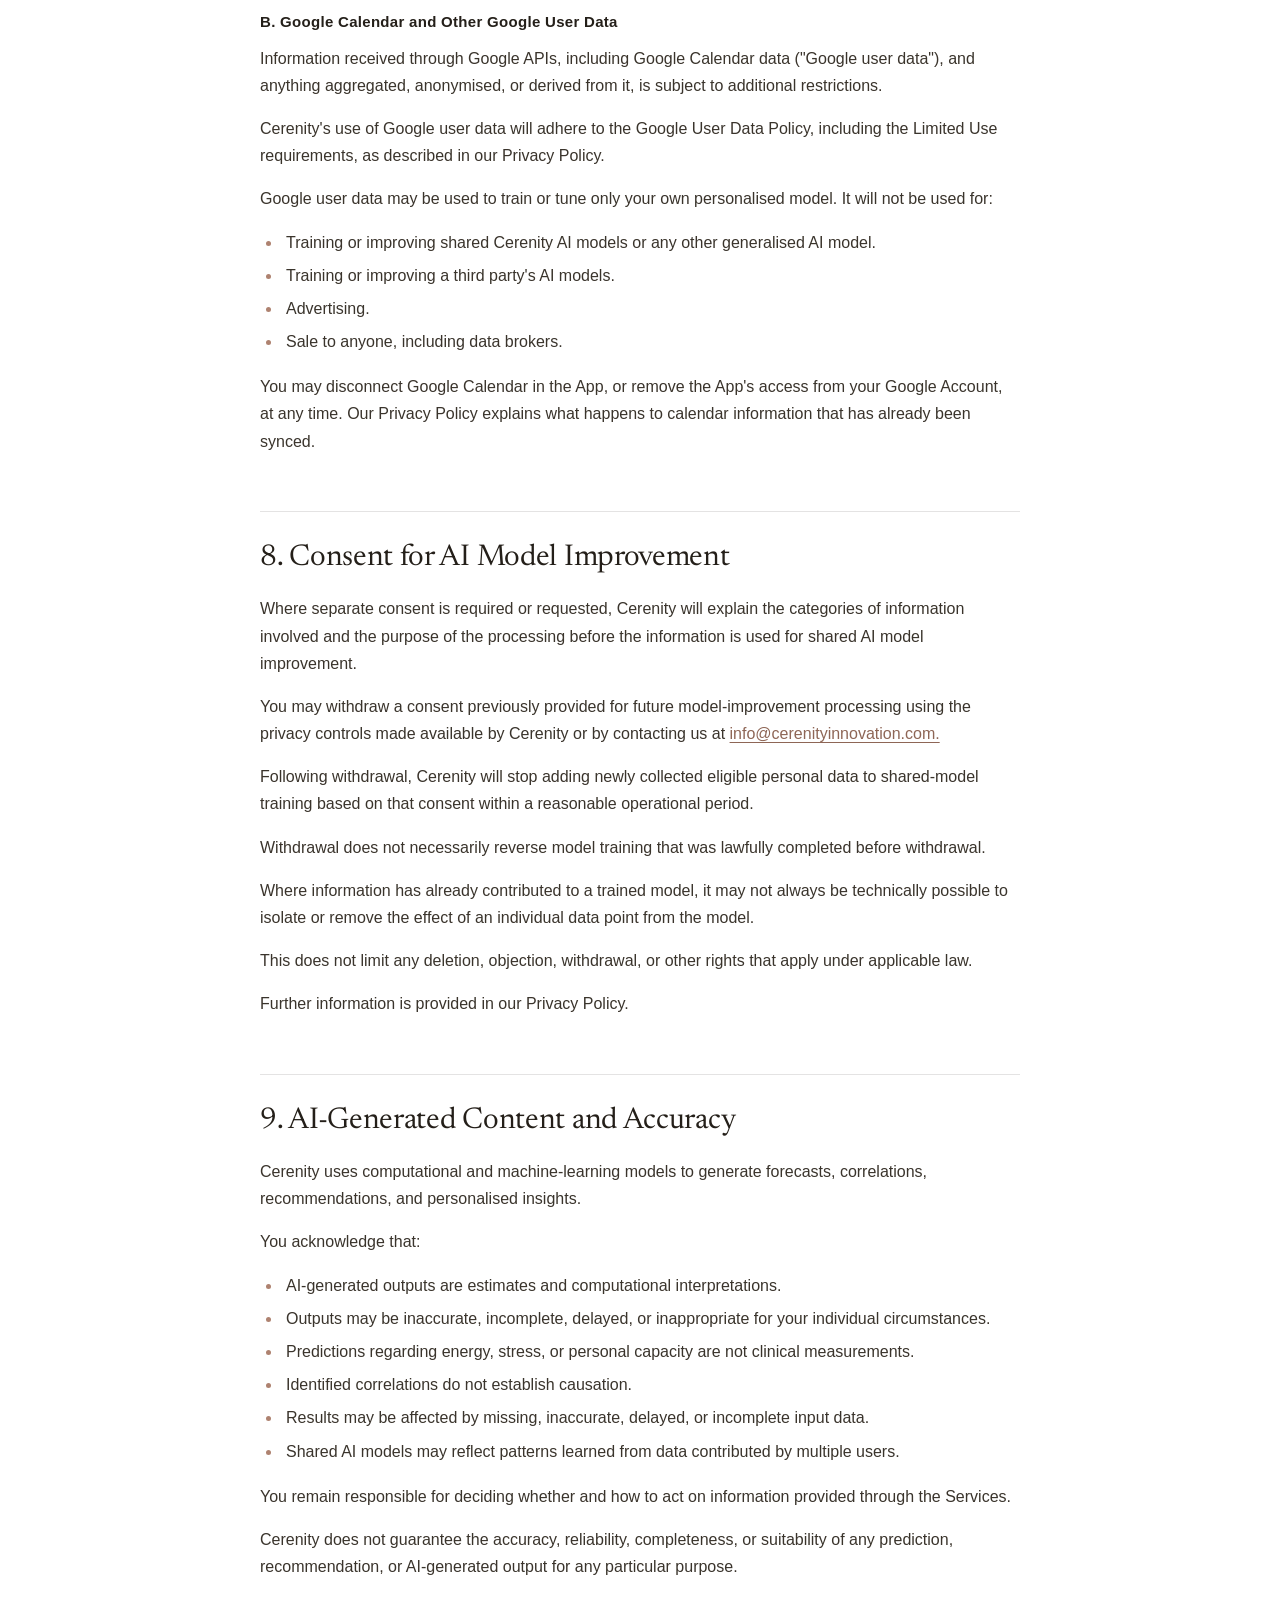
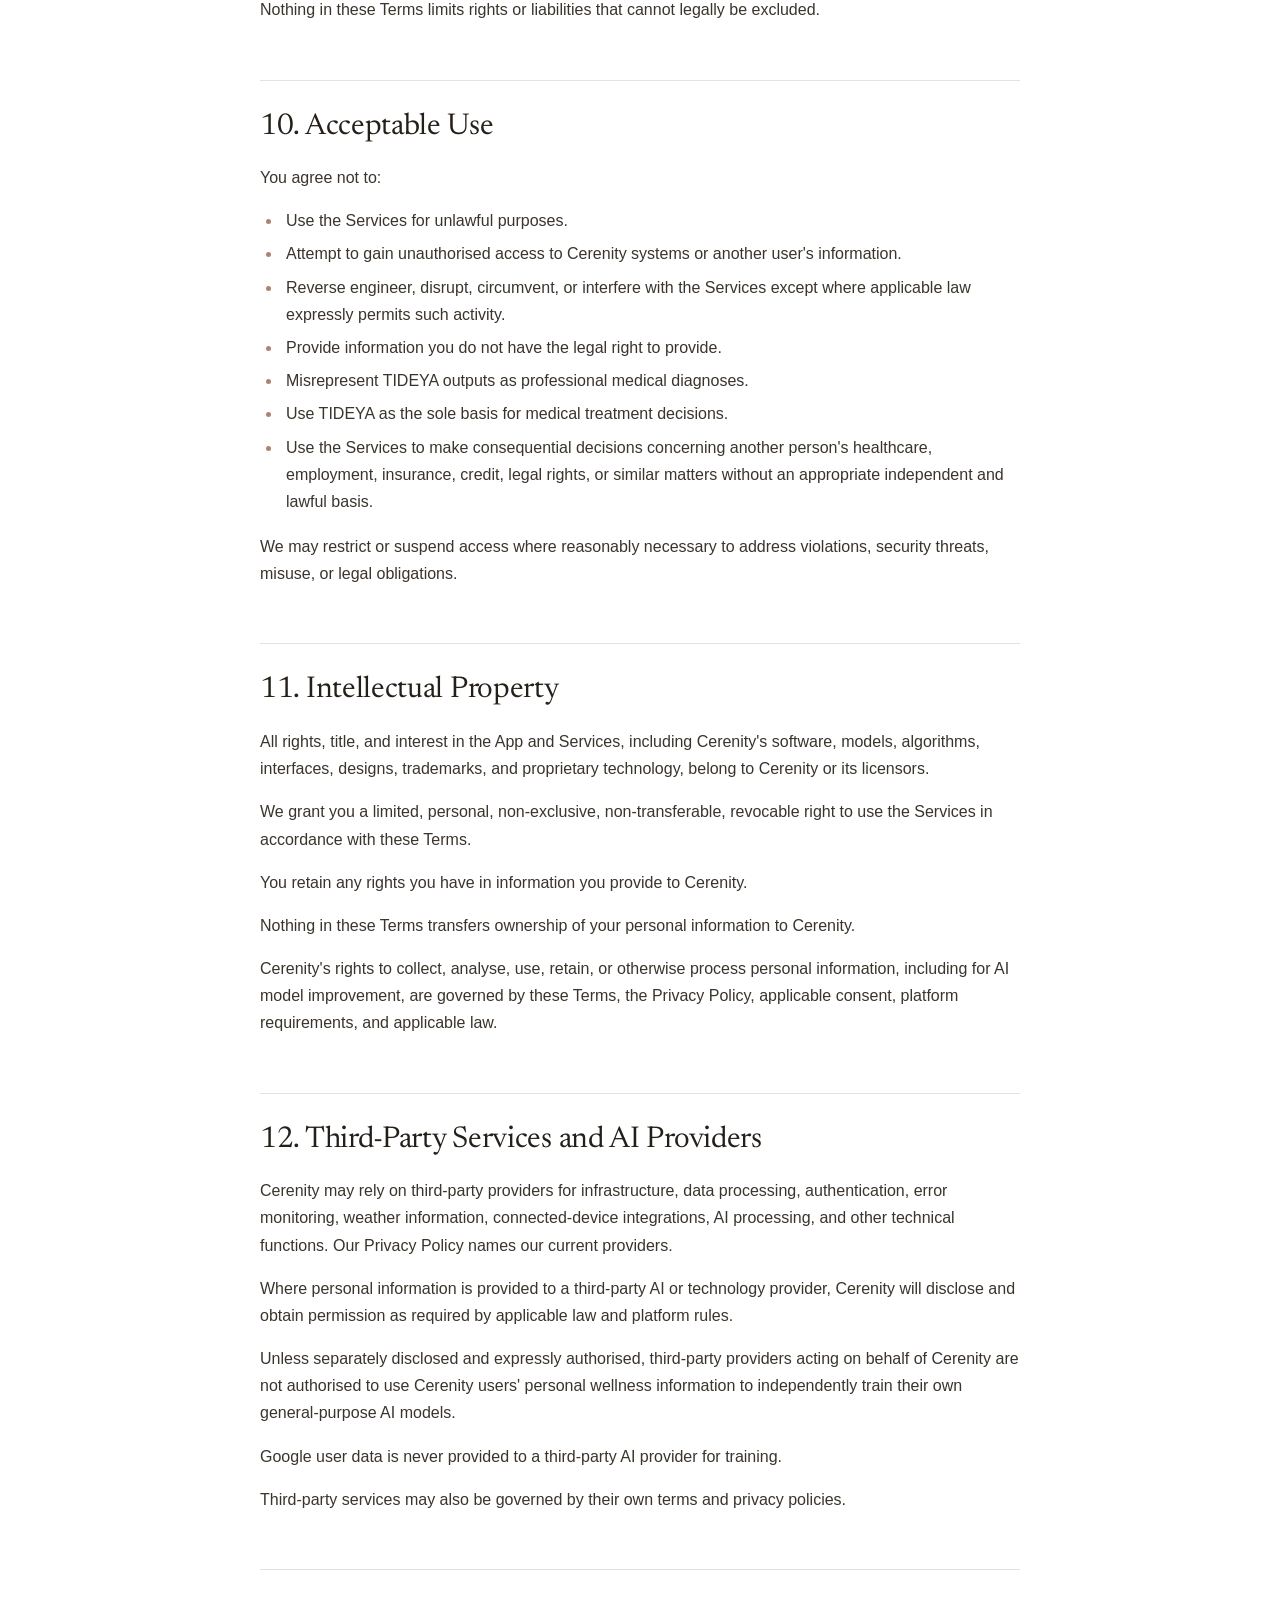
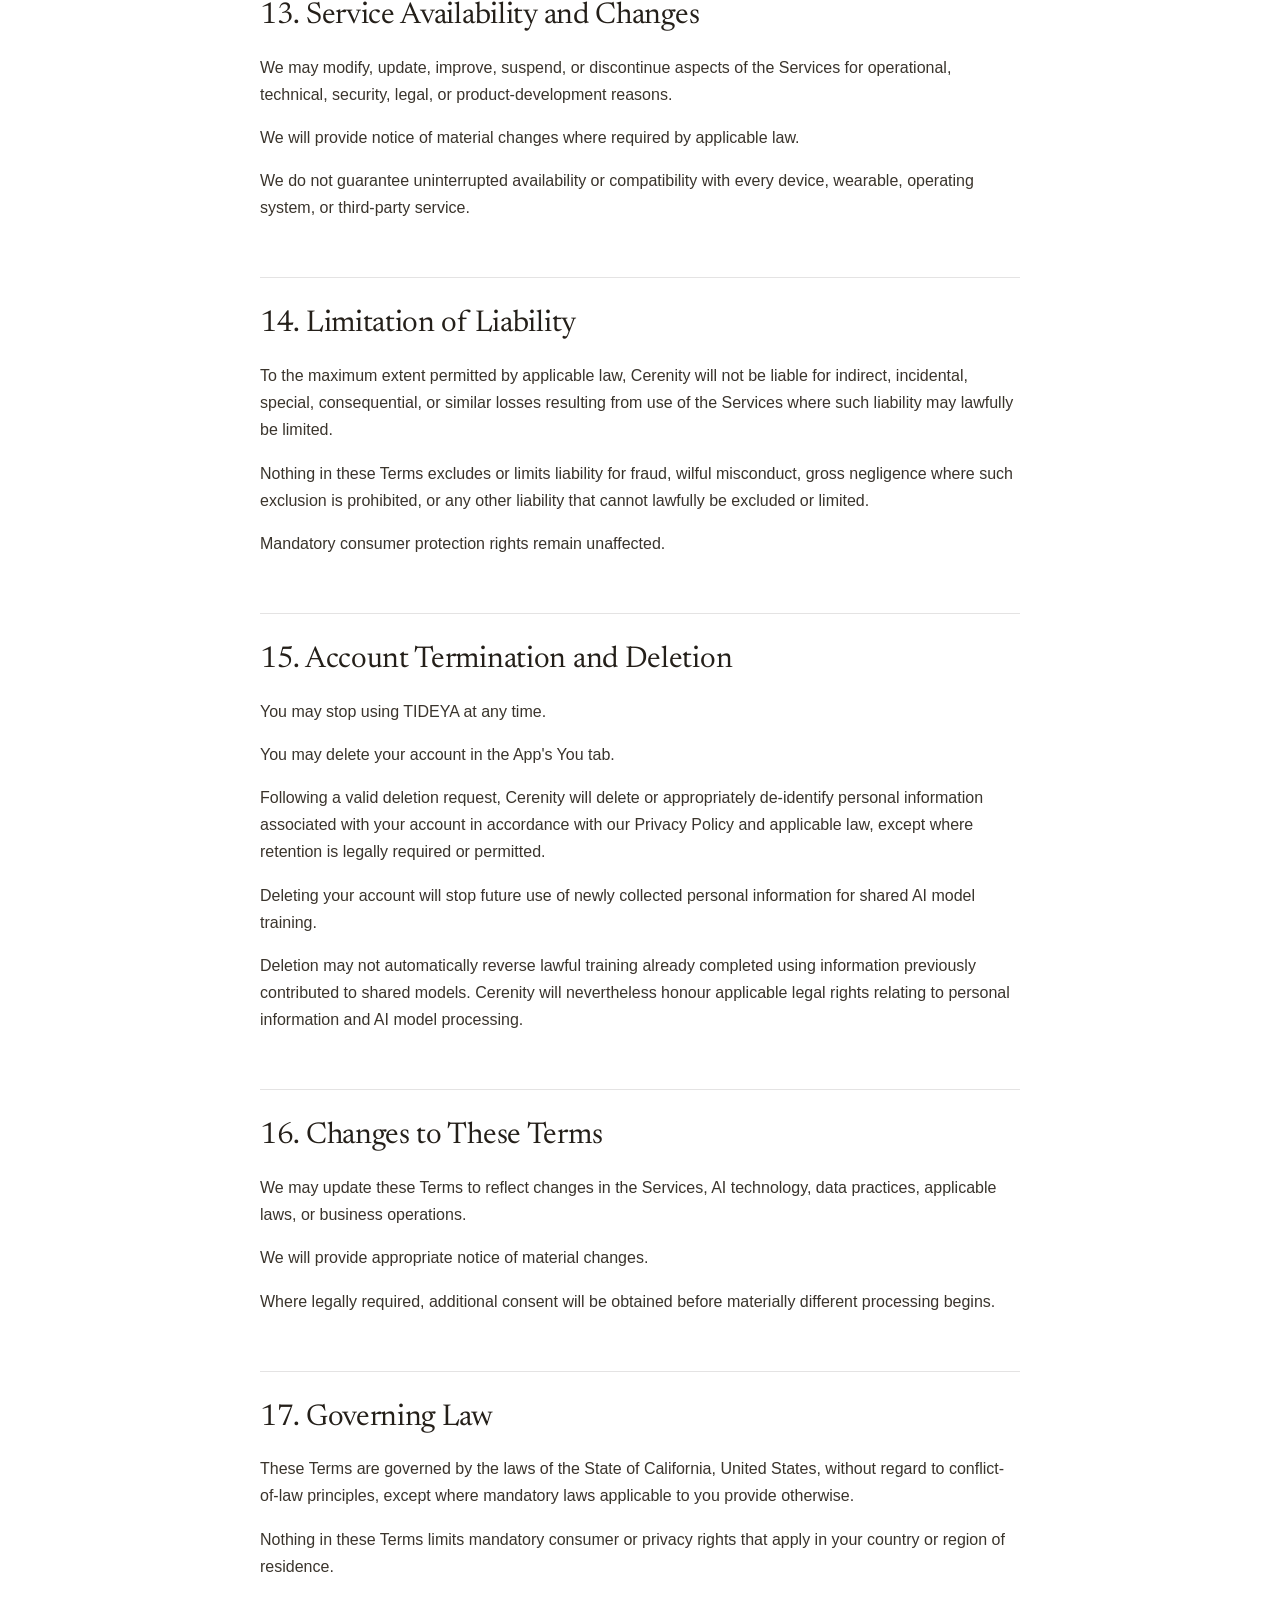
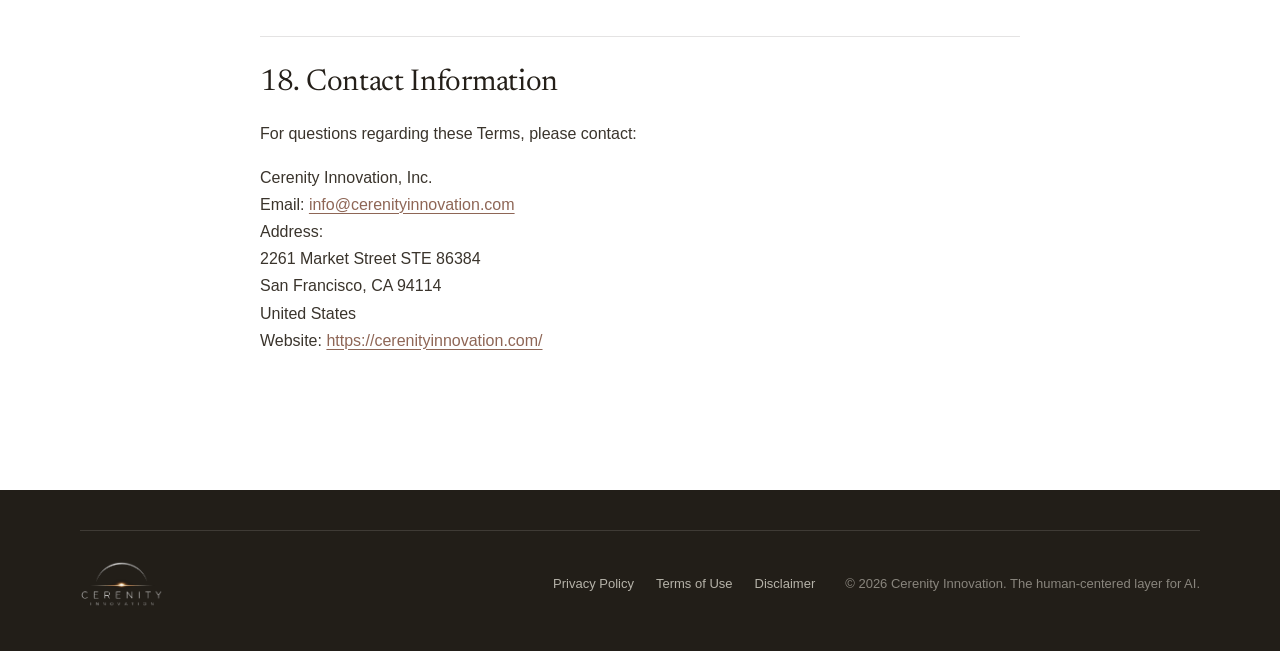
<file: terms.html>
<!DOCTYPE html>
<html lang="en">
<head>
<meta charset="utf-8">
<meta name="viewport" content="width=device-width, initial-scale=1">
<title>Terms of Use — Cerenity Innovation</title>
<meta name="description" content="The terms that govern your use of the TIDEYA app and its services.">
<link rel="icon" type="image/png" sizes="32x32" href="assets/favicon-32.png">
<link rel="icon" type="image/png" sizes="512x512" href="assets/favicon.png">
<link rel="apple-touch-icon" href="assets/apple-touch-icon.png">
<link rel="preconnect" href="https://fonts.googleapis.com">
<link rel="preconnect" href="https://fonts.gstatic.com" crossorigin>
<link href="https://fonts.googleapis.com/css2?family=Montserrat:wght@400;500;600&family=Newsreader:ital,opsz,wght@0,6..72,300;0,6..72,400;0,6..72,500;1,6..72,300;1,6..72,400&display=swap" rel="stylesheet">
<link rel="stylesheet" href="styles.css">
<script src="site.js" defer></script>
</head>
<body>
<!-- Generated from wellbeing-app backend/content/legal/terms.md by backend/scripts/export_legal_site.py; edit the text there and re-export. -->
<div class="page" style="background: #FFFFFF; overflow-x: hidden;">

  <nav id="site-nav" class="site-nav">
    <a href="index.html" class="brand">
      <img src="assets/logo-h-light.png" alt="Cerenity Innovation">
    </a>
    <button class="nav-toggle" aria-label="Menu" aria-expanded="false"><span></span><span></span><span></span></button>
    <div class="nav-links">
      <a href="index.html">AI Agents</a>
      <a href="enterprise.html">Enterprise</a>
      <a href="app.html">App</a>
      <a href="news.html">News</a>
      <a href="https://waitlister.me/p/cerenity" target="_blank" rel="noopener" class="cta">Join the waitlist</a>
    </div>
  </nav>

  <header style="position: relative; background: #221E18; color: #FFFFFF; padding: 190px 44px 100px;">
    <div style="position: absolute; inset: 0; background: radial-gradient(110% 90% at 80% 15%, rgba(174,130,112,.16), transparent 55%), radial-gradient(90% 80% at 6% 96%, rgba(200,196,188,.10), transparent 60%); pointer-events: none;"></div>
    <div style="position: relative; max-width: 1120px; margin: 0 auto; width: 100%;">
      <div style="font-size: 12px; letter-spacing: .42em; text-transform: uppercase; color: #AE8270; margin-bottom: 34px;">Legal · TIDEYA App</div>
      <h1 style="font-family: 'Newsreader', serif; font-weight: 300; font-size: clamp(42px, 6vw, 88px); line-height: 1.03; letter-spacing: -.02em; text-wrap: balance;">Terms of Use</h1>
      <p style="margin-top: 30px; font-size: 15px; line-height: 1.6; color: rgba(239,235,225,.66);">Effective October 31, 2026 · Last updated November 9, 2026</p>
    </div>
  </header>

  <section style="background: #FFFFFF; padding: 90px 44px 120px;">
    <div class="legal-doc">
      <nav class="legal-switch" aria-label="Legal documents">
        <a href="privacy.html">Privacy Policy</a>
        <a href="terms.html" class="active" aria-current="page">Terms of Use</a>
        <a href="disclaimer.html">Disclaimer</a>
      </nav>
      <h2 id="s1">1. Introduction</h2>
      <p>Welcome to TIDEYA (the &quot;App&quot;), an AI-powered personal wellness application provided by Cerenity Innovation, Inc. (&quot;Cerenity,&quot; &quot;we,&quot; &quot;us,&quot; or &quot;our&quot;). The App is also referred to in our materials as the &quot;Cerenity App,&quot; and references in these Terms to Cerenity&#x27;s app, features, or outputs include TIDEYA.</p>
      <p>These Terms of Use (&quot;Terms&quot;) govern your access to and use of the App and its related services (collectively, the &quot;Services&quot;).</p>
      <p>By accessing or using the Services, you agree to these Terms and acknowledge our Privacy Policy.</p>
      <p>Certain uses of personal information, including the use of eligible personal wellness information for training and improving shared Cerenity AI models, may require separate consent. Acceptance of these Terms alone does not replace any separate consent required by applicable law or platform requirements. Google Calendar data and other Google user data are not used for shared AI model training, as described in Section 7.</p>
      <p>If you do not agree to these Terms, please do not use the Services.</p>
      <h2 id="s2">2. Description of Services</h2>
      <p>TIDEYA is an AI-powered personal wellness companion designed to help users better understand their daily energy levels, stress-related patterns, and overall well-being.</p>
      <p>The Services may include:</p>
      <ul>
        <li>Predictive energy forecasting based on physiological data and personal baselines.</li>
        <li>Analysis of potential relationships among physiological signals, schedules, environmental conditions, activities, and other contextual factors.</li>
        <li>Personalized AI-generated wellness insights and recommendations, written with the help of third-party AI language models if you allow it.</li>
        <li>Development of individual wellness baselines and trends.</li>
        <li>Other wellness-related functionality introduced from time to time.</li>
      </ul>
      <p>Certain features may require access to compatible wearable devices, health and fitness platforms, calendar information, location information, or other information, subject to your permissions.</p>
      <p>The availability and functionality of the Services may vary based on your device, operating system, location, connected services, and the permissions you provide.</p>
      <h2 id="s3">3. General Wellness Purpose</h2>
      <p>TIDEYA is intended for general wellness, self-awareness, and informational purposes.</p>
      <p>Unless expressly stated otherwise and supported by applicable regulatory authorisation, TIDEYA is not a medical device and is not intended to diagnose, treat, cure, prevent, or medically monitor any disease, disorder, or medical condition.</p>
      <p>TIDEYA does not provide medical diagnoses, psychological diagnoses, psychotherapy, or professional medical advice.</p>
      <p>You should not rely on information provided by TIDEYA as a substitute for advice from a qualified healthcare professional.</p>
      <p>Please review our Disclaimer for additional information.</p>
      <h2 id="s4">4. Eligibility and Accounts</h2>
      <p>Unless otherwise expressly stated for a particular version of the Services, TIDEYA is intended for users aged 16 or older.</p>
      <p>Where account registration is required, you agree to provide accurate and current information.</p>
      <p>You are responsible for maintaining the confidentiality and security of your account credentials and for activity conducted through your account, except where such activity results from circumstances for which Cerenity is legally responsible.</p>
      <p>Please notify us promptly if you believe your account has been accessed without authorisation.</p>
      <h2 id="s5">5. Data Access and Permissions</h2>
      <p>Certain features require permission to access and process information that may include:</p>
      <ul>
        <li>Physiological, health, fitness, sleep, and activity information.</li>
        <li>Information obtained from compatible wearable devices.</li>
        <li>Calendar and scheduling information, including Google Calendar information if you connect it.</li>
        <li>Location and environmental information.</li>
        <li>Your date of birth and, if you provide them, your time and place of birth.</li>
        <li>Wellness check-ins and information you voluntarily provide.</li>
        <li>Usage and technical information.</li>
        <li>Information and insights generated from the foregoing data.</li>
      </ul>
      <p>We will request relevant permissions through the App, your operating system, or a connected service where required.</p>
      <p>You may manage or withdraw device-level permissions through the relevant device or service settings.</p>
      <p>If you decline or withdraw particular permissions, some Services may become unavailable, less accurate, or less personalised.</p>
      <p>Our handling of personal information is described in greater detail in our Privacy Policy.</p>
      <h2 id="s6">6. AI Processing and Shared Model Improvement</h2>
      <p>Artificial intelligence is a core component of TIDEYA.</p>
      <p>Cerenity uses eligible information to perform two distinct but related forms of AI processing:</p>
      <h3>A. Individual AI Processing</h3>
      <p>We process your information to provide personalised predictions, recommendations, wellness patterns, energy forecasts, and other Services specifically for you.</p>
      <p>If you allow AI processing, this includes sending a de-identified daily summary to our AI provider, OpenAI, to write your advice, as described in our Privacy Policy. You can turn this off at any time in the App.</p>
      <h3>B. Shared AI Model Improvement</h3>
      <p>With the appropriate notice and consent, Cerenity also uses eligible personal wellness information to develop, train, fine-tune, test, validate, calibrate, evaluate, and improve AI models and analytical systems that may subsequently be used to provide Services to multiple Cerenity users.</p>
      <p>This means that eligible information contributed by one user may help Cerenity improve the performance, reliability, safety, personalisation, and accuracy of shared Cerenity AI systems.</p>
      <p>Shared model improvement may include identifying generalised relationships between physiological information, activities, environmental factors, reported wellness states, and AI-generated outputs.</p>
      <p>Where required, Cerenity will obtain separate affirmative consent before using personal wellness information for shared AI model improvement.</p>
      <p>Google Calendar data and other Google user data are excluded from shared AI model improvement, as described in Section 7.</p>
      <h2 id="s7">7. HealthKit, Google, and Other Platform Data</h2>
      <h3>A. HealthKit, Health Connect, and Other Health Platform Data</h3>
      <p>Health and fitness information obtained through Apple HealthKit, Android Health Connect, or other health-data platforms is subject to additional restrictions.</p>
      <p>Cerenity will only use such information in accordance with applicable platform requirements, user permissions, and law.</p>
      <p>Health platform information will not be used for:</p>
      <ul>
        <li>Advertising.</li>
        <li>Targeted marketing.</li>
        <li>Sale to data brokers.</li>
        <li>Unrelated user profiling.</li>
        <li>General-purpose or unrelated AI training.</li>
        <li>Other purposes prohibited by Apple, Google, or the relevant platform.</li>
      </ul>
      <p>Where health platform information is used for Cerenity model improvement, such use will be limited to developing or improving health and wellness functionality associated with the Cerenity Services and will be subject to the permissions required by the platform and applicable law.</p>
      <p>Cerenity will not authorise a third-party AI provider to use health platform information for the third party&#x27;s own unrelated or general-purpose AI model training.</p>
      <h3>B. Google Calendar and Other Google User Data</h3>
      <p>Information received through Google APIs, including Google Calendar data (&quot;Google user data&quot;), and anything aggregated, anonymised, or derived from it, is subject to additional restrictions.</p>
      <p>Cerenity&#x27;s use of Google user data will adhere to the Google User Data Policy, including the Limited Use requirements, as described in our Privacy Policy.</p>
      <p>Google user data may be used to train or tune only your own personalised model. It will not be used for:</p>
      <ul>
        <li>Training or improving shared Cerenity AI models or any other generalised AI model.</li>
        <li>Training or improving a third party&#x27;s AI models.</li>
        <li>Advertising.</li>
        <li>Sale to anyone, including data brokers.</li>
      </ul>
      <p>You may disconnect Google Calendar in the App, or remove the App&#x27;s access from your Google Account, at any time. Our Privacy Policy explains what happens to calendar information that has already been synced.</p>
      <h2 id="s8">8. Consent for AI Model Improvement</h2>
      <p>Where separate consent is required or requested, Cerenity will explain the categories of information involved and the purpose of the processing before the information is used for shared AI model improvement.</p>
      <p>You may withdraw a consent previously provided for future model-improvement processing using the privacy controls made available by Cerenity or by contacting us at <a href="mailto:info@cerenityinnovation.com.">info@cerenityinnovation.com.</a></p>
      <p>Following withdrawal, Cerenity will stop adding newly collected eligible personal data to shared-model training based on that consent within a reasonable operational period.</p>
      <p>Withdrawal does not necessarily reverse model training that was lawfully completed before withdrawal.</p>
      <p>Where information has already contributed to a trained model, it may not always be technically possible to isolate or remove the effect of an individual data point from the model.</p>
      <p>This does not limit any deletion, objection, withdrawal, or other rights that apply under applicable law.</p>
      <p>Further information is provided in our Privacy Policy.</p>
      <h2 id="s9">9. AI-Generated Content and Accuracy</h2>
      <p>Cerenity uses computational and machine-learning models to generate forecasts, correlations, recommendations, and personalised insights.</p>
      <p>You acknowledge that:</p>
      <ul>
        <li>AI-generated outputs are estimates and computational interpretations.</li>
        <li>Outputs may be inaccurate, incomplete, delayed, or inappropriate for your individual circumstances.</li>
        <li>Predictions regarding energy, stress, or personal capacity are not clinical measurements.</li>
        <li>Identified correlations do not establish causation.</li>
        <li>Results may be affected by missing, inaccurate, delayed, or incomplete input data.</li>
        <li>Shared AI models may reflect patterns learned from data contributed by multiple users.</li>
      </ul>
      <p>You remain responsible for deciding whether and how to act on information provided through the Services.</p>
      <p>Cerenity does not guarantee the accuracy, reliability, completeness, or suitability of any prediction, recommendation, or AI-generated output for any particular purpose.</p>
      <p>Nothing in these Terms limits rights or liabilities that cannot legally be excluded.</p>
      <h2 id="s10">10. Acceptable Use</h2>
      <p>You agree not to:</p>
      <ul>
        <li>Use the Services for unlawful purposes.</li>
        <li>Attempt to gain unauthorised access to Cerenity systems or another user&#x27;s information.</li>
        <li>Reverse engineer, disrupt, circumvent, or interfere with the Services except where applicable law expressly permits such activity.</li>
        <li>Provide information you do not have the legal right to provide.</li>
        <li>Misrepresent TIDEYA outputs as professional medical diagnoses.</li>
        <li>Use TIDEYA as the sole basis for medical treatment decisions.</li>
        <li>Use the Services to make consequential decisions concerning another person&#x27;s healthcare, employment, insurance, credit, legal rights, or similar matters without an appropriate independent and lawful basis.</li>
      </ul>
      <p>We may restrict or suspend access where reasonably necessary to address violations, security threats, misuse, or legal obligations.</p>
      <h2 id="s11">11. Intellectual Property</h2>
      <p>All rights, title, and interest in the App and Services, including Cerenity&#x27;s software, models, algorithms, interfaces, designs, trademarks, and proprietary technology, belong to Cerenity or its licensors.</p>
      <p>We grant you a limited, personal, non-exclusive, non-transferable, revocable right to use the Services in accordance with these Terms.</p>
      <p>You retain any rights you have in information you provide to Cerenity.</p>
      <p>Nothing in these Terms transfers ownership of your personal information to Cerenity.</p>
      <p>Cerenity&#x27;s rights to collect, analyse, use, retain, or otherwise process personal information, including for AI model improvement, are governed by these Terms, the Privacy Policy, applicable consent, platform requirements, and applicable law.</p>
      <h2 id="s12">12. Third-Party Services and AI Providers</h2>
      <p>Cerenity may rely on third-party providers for infrastructure, data processing, authentication, error monitoring, weather information, connected-device integrations, AI processing, and other technical functions. Our Privacy Policy names our current providers.</p>
      <p>Where personal information is provided to a third-party AI or technology provider, Cerenity will disclose and obtain permission as required by applicable law and platform rules.</p>
      <p>Unless separately disclosed and expressly authorised, third-party providers acting on behalf of Cerenity are not authorised to use Cerenity users&#x27; personal wellness information to independently train their own general-purpose AI models.</p>
      <p>Google user data is never provided to a third-party AI provider for training.</p>
      <p>Third-party services may also be governed by their own terms and privacy policies.</p>
      <h2 id="s13">13. Service Availability and Changes</h2>
      <p>We may modify, update, improve, suspend, or discontinue aspects of the Services for operational, technical, security, legal, or product-development reasons.</p>
      <p>We will provide notice of material changes where required by applicable law.</p>
      <p>We do not guarantee uninterrupted availability or compatibility with every device, wearable, operating system, or third-party service.</p>
      <h2 id="s14">14. Limitation of Liability</h2>
      <p>To the maximum extent permitted by applicable law, Cerenity will not be liable for indirect, incidental, special, consequential, or similar losses resulting from use of the Services where such liability may lawfully be limited.</p>
      <p>Nothing in these Terms excludes or limits liability for fraud, wilful misconduct, gross negligence where such exclusion is prohibited, or any other liability that cannot lawfully be excluded or limited.</p>
      <p>Mandatory consumer protection rights remain unaffected.</p>
      <h2 id="s15">15. Account Termination and Deletion</h2>
      <p>You may stop using TIDEYA at any time.</p>
      <p>You may delete your account in the App&#x27;s You tab.</p>
      <p>Following a valid deletion request, Cerenity will delete or appropriately de-identify personal information associated with your account in accordance with our Privacy Policy and applicable law, except where retention is legally required or permitted.</p>
      <p>Deleting your account will stop future use of newly collected personal information for shared AI model training.</p>
      <p>Deletion may not automatically reverse lawful training already completed using information previously contributed to shared models. Cerenity will nevertheless honour applicable legal rights relating to personal information and AI model processing.</p>
      <h2 id="s16">16. Changes to These Terms</h2>
      <p>We may update these Terms to reflect changes in the Services, AI technology, data practices, applicable laws, or business operations.</p>
      <p>We will provide appropriate notice of material changes.</p>
      <p>Where legally required, additional consent will be obtained before materially different processing begins.</p>
      <h2 id="s17">17. Governing Law</h2>
      <p>These Terms are governed by the laws of the State of California, United States, without regard to conflict-of-law principles, except where mandatory laws applicable to you provide otherwise.</p>
      <p>Nothing in these Terms limits mandatory consumer or privacy rights that apply in your country or region of residence.</p>
      <h2 id="s18">18. Contact Information</h2>
      <p>For questions regarding these Terms, please contact:</p>
      <p>Cerenity Innovation, Inc.<br>
Email: <a href="mailto:info@cerenityinnovation.com">info@cerenityinnovation.com</a><br>
Address:<br>
2261 Market Street STE 86384<br>
San Francisco, CA 94114<br>
United States<br>
Website: <a href="https://cerenityinnovation.com/">https://cerenityinnovation.com/</a></p>
    </div>
  </section>

  <footer style="background: #221E18; color: #FFFFFF; padding: 40px 44px 44px;">
    <div style="max-width: 1120px; margin: 0 auto; display: flex; justify-content: space-between; align-items: center; flex-wrap: wrap; gap: 20px; border-top: 1px solid rgba(239,235,225,.14); padding-top: 30px; font-size: 13px; color: rgba(239,235,225,.5);">
      <a href="index.html"><img src="assets/logo-light.png" alt="Cerenity Innovation" style="height: 46px; display: block;"></a>
      <div class="footer-meta">
        <nav class="footer-legal" aria-label="Legal"><a href="privacy.html">Privacy Policy</a><a href="terms.html">Terms of Use</a><a href="disclaimer.html">Disclaimer</a></nav>
        <span>© 2026 Cerenity Innovation. The human-centered layer for AI.</span>
      </div>
    </div>
  </footer>

</div>
</body>
</html>
</file>
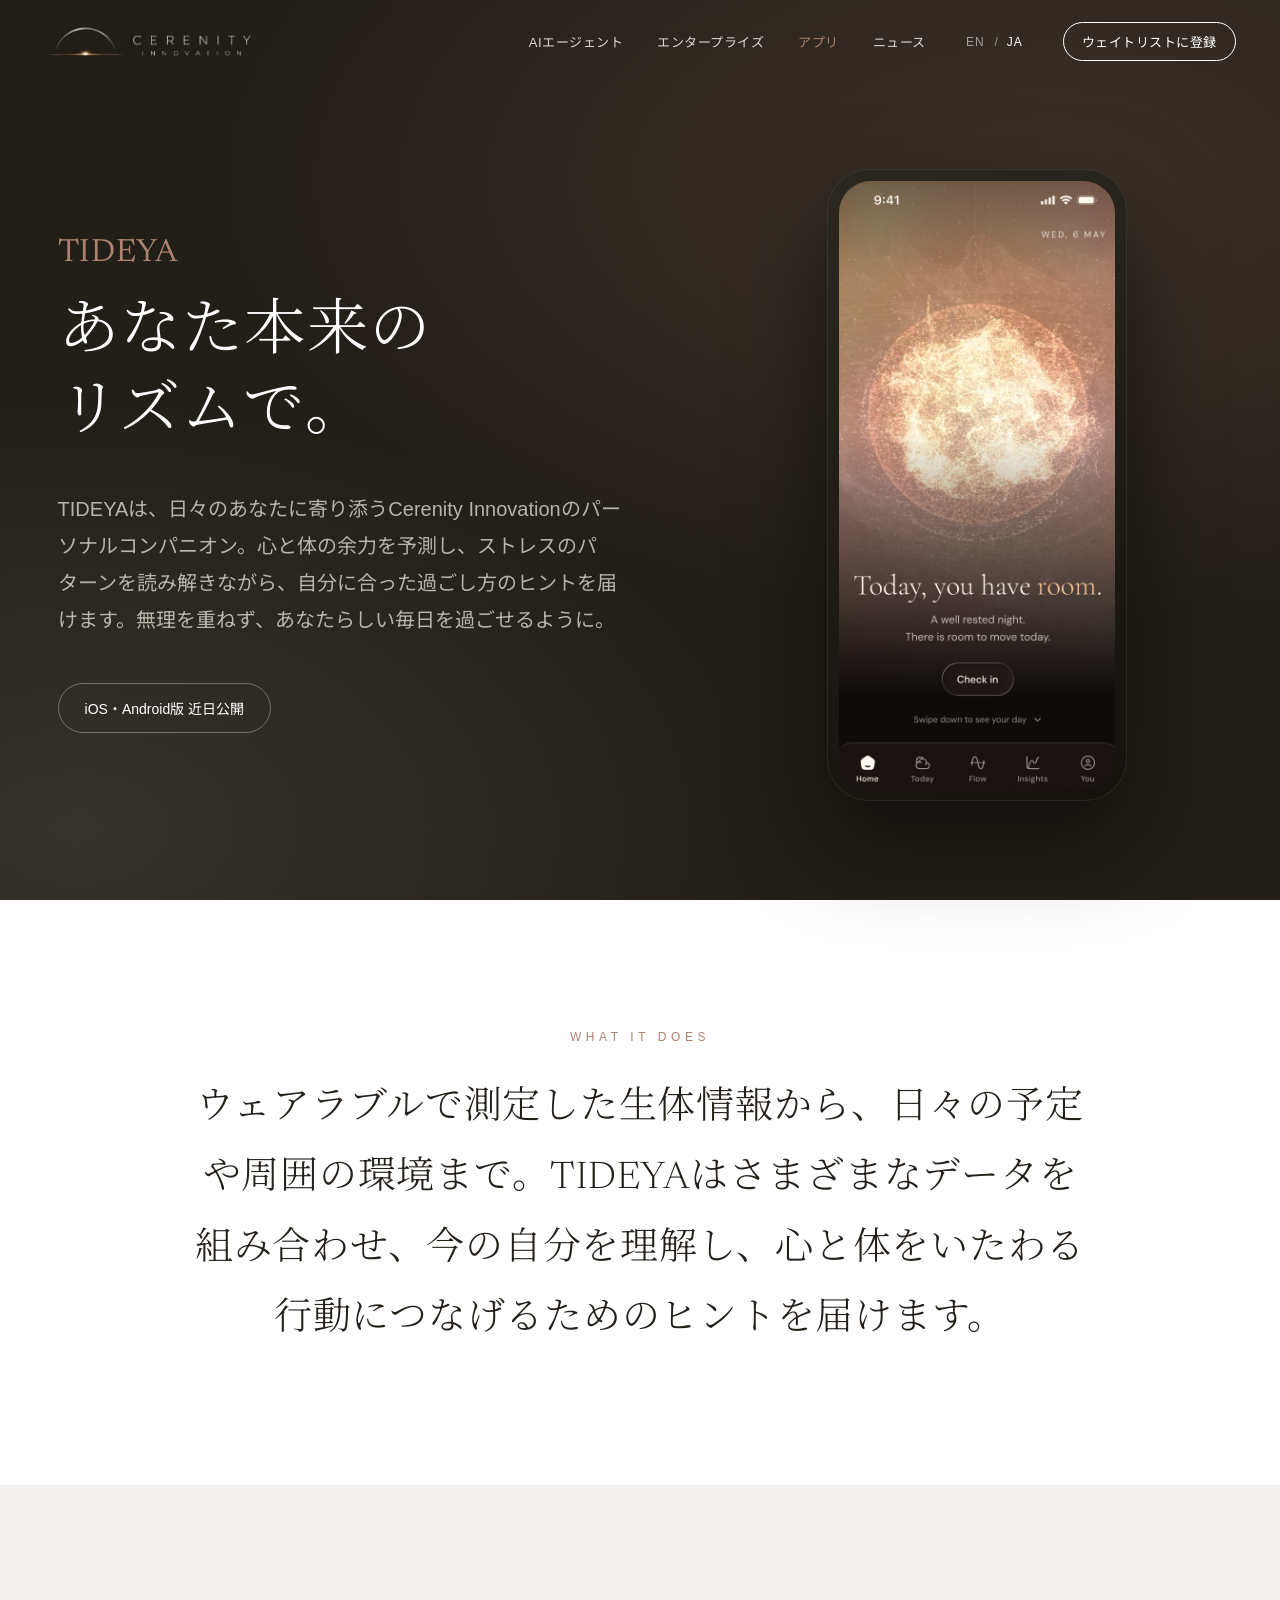
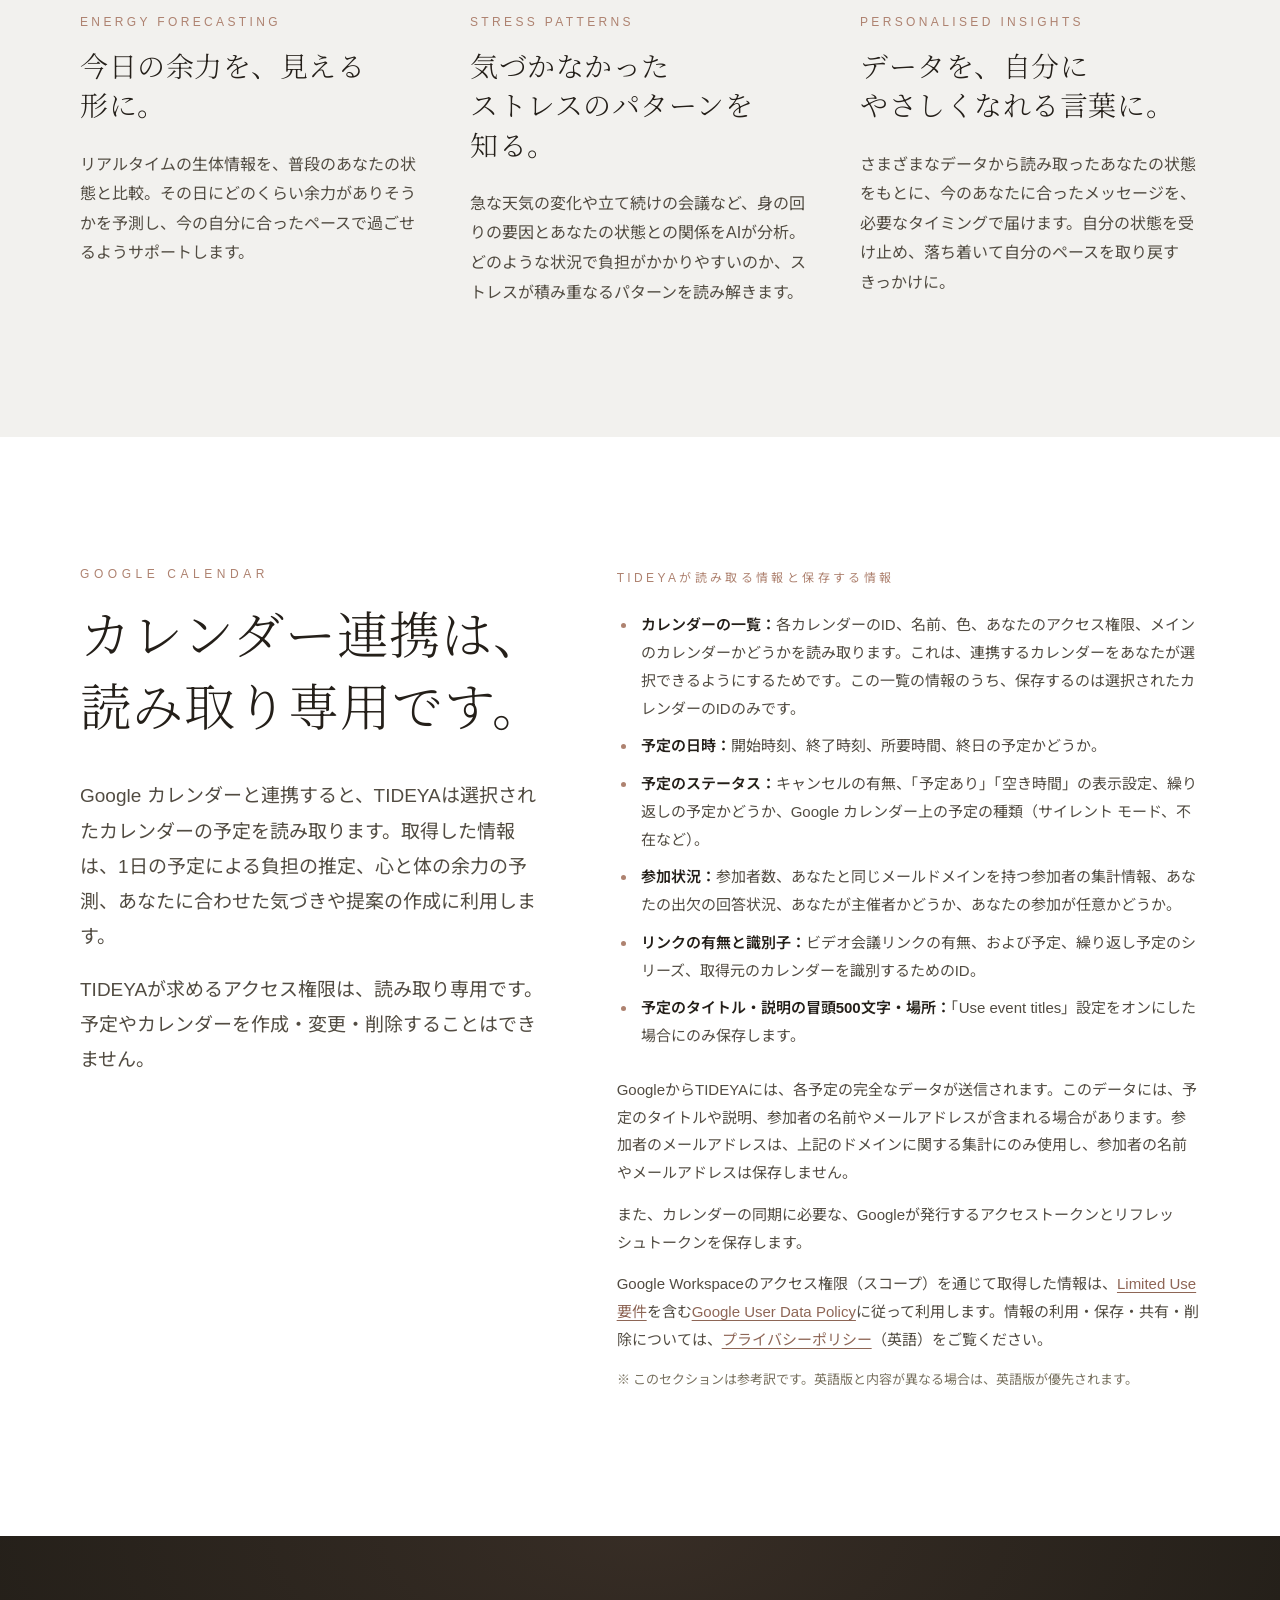
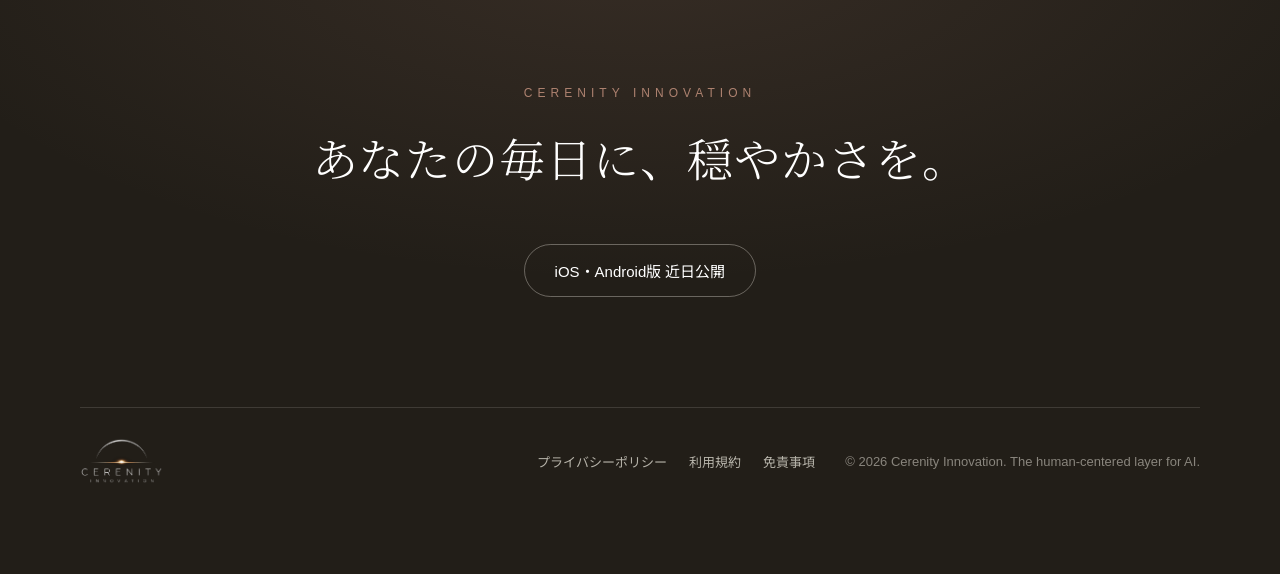
<file: ja/app.html>
<!DOCTYPE html>
<html lang="ja">
<head>
<meta charset="utf-8">
<meta name="viewport" content="width=device-width, initial-scale=1">
<title>TIDEYA — Cerenity Innovation</title>
<meta name="description" content="TIDEYAは、日々のあなたに寄り添うCerenity Innovationのパーソナルコンパニオン。心と体の余力を予測し、ストレスのパターンを読み解きながら、自分に合った過ごし方のヒントを届けます。">
<link rel="alternate" hreflang="en" href="https://cerenityinnovation.com/app.html">
<link rel="alternate" hreflang="ja" href="https://cerenityinnovation.com/ja/app.html">
<link rel="alternate" hreflang="x-default" href="https://cerenityinnovation.com/app.html">
<link rel="icon" type="image/png" sizes="32x32" href="../assets/favicon-32.png">
<link rel="icon" type="image/png" sizes="512x512" href="../assets/favicon.png">
<link rel="apple-touch-icon" href="../assets/apple-touch-icon.png">
<link rel="preconnect" href="https://fonts.googleapis.com">
<link rel="preconnect" href="https://fonts.gstatic.com" crossorigin>
<link href="https://fonts.googleapis.com/css2?family=Montserrat:wght@400;500;600&family=Noto+Sans+JP:wght@400;500;600&family=Noto+Serif+JP:wght@300;400&family=Newsreader:ital,opsz,wght@0,6..72,300;0,6..72,400;0,6..72,500;1,6..72,300;1,6..72,400&display=swap" rel="stylesheet">
<link rel="stylesheet" href="../styles.css">
<script src="../site.js" defer></script>
</head>
<body>
<div class="page" style="background: #FFFFFF; overflow-x: hidden;">

  <nav id="site-nav" class="site-nav">
    <a href="index.html" class="brand">
      <img src="../assets/logo-h-light.png" alt="Cerenity Innovation">
    </a>
    <button class="nav-toggle" aria-label="Menu" aria-expanded="false"><span></span><span></span><span></span></button>
    <div class="nav-links">
      <a href="index.html">AIエージェント</a>
      <a href="enterprise.html">エンタープライズ</a>
      <a href="app.html" class="active">アプリ</a>
      <a href="news.html">ニュース</a>
      <div class="lang-switch" aria-label="Language"><a href="../app.html" lang="en" hreflang="en">EN</a><a href="app.html" aria-current="page">JA</a></div>
      <a href="https://waitlister.me/p/cerenity" target="_blank" rel="noopener" class="cta">ウェイトリストに登録</a>
    </div>
  </nav>

  <header style="position: relative; background: #221E18; color: #FFFFFF; min-height: 100vh; display: grid; grid-template-columns: 1.1fr .9fr; gap: 40px; align-items: center; padding: 150px 44px 80px;">
    <div style="position: absolute; inset: 0; background: radial-gradient(120% 90% at 82% 20%, rgba(174,130,112,.18), transparent 55%), radial-gradient(90% 80% at 6% 92%, rgba(200,196,188,.12), transparent 60%); pointer-events: none;"></div>
    <div style="position: relative; max-width: 620px; justify-self: end; width: 100%;">
      <div data-reveal style="font-family: 'Newsreader', serif; font-size: 32px; letter-spacing: -.01em; color: #AE8270; margin-bottom: 26px;">TIDEYA</div>
      <h1 data-reveal style="font-family: 'Newsreader', serif; font-weight: 300; font-size: clamp(40px, 5.4vw, 82px); line-height: 1.04; letter-spacing: -.02em; max-width: 14ch; text-wrap: balance;">あなた本来のリズムで。</h1>
      <p data-reveal style="margin-top: 36px; font-size: clamp(16px, 1.6vw, 20px); line-height: 1.6; max-width: 52ch; color: rgba(239,235,225,.72);">TIDEYAは、日々のあなたに寄り添うCerenity Innovationのパーソナルコンパニオン。心と体の余力を予測し、ストレスのパターンを読み解きながら、自分に合った過ごし方のヒントを届けます。無理を重ねず、あなたらしい毎日を過ごせるように。</p>
      <div data-reveal style="margin-top: 44px; display: flex; gap: 14px; flex-wrap: wrap;">
        <span style="border: 1px solid rgba(239,235,225,.35); padding: 14px 26px; border-radius: 999px; font-size: 14px;">iOS・Android版 近日公開</span>
      </div>
    </div>
    <div data-reveal style="position: relative; justify-self: center; width: min(300px, 78vw); aspect-ratio: 300 / 632; border-radius: 42px; padding: 12px; background: linear-gradient(160deg, #2b2721, #15120e); box-shadow: 0 40px 90px rgba(0,0,0,.5), inset 0 0 0 1px rgba(239,235,225,.08);">
      <div style="width: 100%; height: 100%; border-radius: 32px; overflow: hidden; background: radial-gradient(120% 80% at 50% 12%, rgba(174,130,112,.22), transparent 60%), linear-gradient(180deg, #26221c, #141009);">
        <img src="../assets/screenimage.png" alt="TIDEYAのホーム画面。「Today, you have room.（今日は、少し余裕がありそうです）」というメッセージを表示。" style="display: block; width: 100%; height: 100%; object-fit: cover; object-position: top center;">
      </div>
    </div>
  </header>

  <section style="background: #FFFFFF; padding: 130px 44px;">
    <div style="max-width: 900px; margin: 0 auto; text-align: center;">
      <div data-reveal style="font-size: 12px; letter-spacing: .38em; text-transform: uppercase; color: #AE8270; margin-bottom: 30px;">What it does</div>
      <p data-reveal style="font-family: 'Newsreader', serif; font-weight: 300; font-size: clamp(24px, 3vw, 38px); line-height: 1.4; letter-spacing: -.01em; color: #241F19; text-wrap: pretty;">ウェアラブルで測定した生体情報から、日々の予定や周囲の環境まで。TIDEYAはさまざまなデータを組み合わせ、今の自分を理解し、心と体をいたわる行動につなげるためのヒントを届けます。</p>
    </div>
  </section>

  <section style="background: #F2F1EE; padding: 130px 44px;">
    <div style="max-width: 1120px; margin: 0 auto; display: grid; grid-template-columns: repeat(3, 1fr); gap: 50px;">
      <div data-reveal>
        <div style="font-size: 12px; letter-spacing: .28em; text-transform: uppercase; color: #AE8270; margin-bottom: 22px;">Energy forecasting</div>
        <h2 style="font-family: 'Newsreader', serif; font-weight: 300; font-size: clamp(28px, 2.8vw, 38px); line-height: 1.12; letter-spacing: -.015em;">今日の余力を、見える形に。</h2>
        <p style="margin-top: 20px; font-size: 16px; line-height: 1.65; color: #524C42;">リアルタイムの生体情報を、普段のあなたの状態と比較。その日にどのくらい余力がありそうかを予測し、今の自分に合ったペースで過ごせるようサポートします。</p>
      </div>
      <div data-reveal>
        <div style="font-size: 12px; letter-spacing: .28em; text-transform: uppercase; color: #AE8270; margin-bottom: 22px;">Stress patterns</div>
        <h2 style="font-family: 'Newsreader', serif; font-weight: 300; font-size: clamp(28px, 2.8vw, 38px); line-height: 1.12; letter-spacing: -.015em;">気づかなかったストレスのパターンを知る。</h2>
        <p style="margin-top: 20px; font-size: 16px; line-height: 1.65; color: #524C42;">急な天気の変化や立て続けの会議など、身の回りの要因とあなたの状態との関係をAIが分析。どのような状況で負担がかかりやすいのか、ストレスが積み重なるパターンを読み解きます。</p>
      </div>
      <div data-reveal>
        <div style="font-size: 12px; letter-spacing: .28em; text-transform: uppercase; color: #AE8270; margin-bottom: 22px;">Personalised insights</div>
        <h2 style="font-family: 'Newsreader', serif; font-weight: 300; font-size: clamp(28px, 2.8vw, 38px); line-height: 1.12; letter-spacing: -.015em;">データを、自分にやさしくなれる言葉に。</h2>
        <p style="margin-top: 20px; font-size: 16px; line-height: 1.65; color: #524C42;">さまざまなデータから読み取ったあなたの状態をもとに、今のあなたに合ったメッセージを、必要なタイミングで届けます。自分の状態を受け止め、落ち着いて自分のペースを取り戻すきっかけに。</p>
      </div>
    </div>
  </section>

  <section id="google-calendar" style="background: #FFFFFF; padding: 130px 44px;">
    <div style="max-width: 1120px; margin: 0 auto; display: grid; grid-template-columns: .8fr 1fr; gap: 70px; align-items: start;">
      <div>
        <div data-reveal style="font-size: 12px; letter-spacing: .38em; text-transform: uppercase; color: #AE8270; margin-bottom: 26px;">Google Calendar</div>
        <h2 data-reveal style="font-family: 'Newsreader', serif; font-weight: 300; font-size: clamp(30px, 4vw, 54px); line-height: 1.1; letter-spacing: -.015em; max-width: 16ch;">カレンダー連携は、<span style="white-space: nowrap;">読み取り専用です。</span></h2>
        <p data-reveal style="margin-top: 28px; font-size: clamp(16px, 1.5vw, 19px); line-height: 1.65; max-width: 52ch; color: #524C42;">Google カレンダーと連携すると、TIDEYAは選択されたカレンダーの予定を読み取ります。取得した情報は、1日の予定による負担の推定、心と体の余力の予測、あなたに合わせた気づきや提案の作成に利用します。</p>
        <p data-reveal style="margin-top: 18px; font-size: clamp(16px, 1.5vw, 19px); line-height: 1.65; max-width: 52ch; color: #524C42;">TIDEYAが求めるアクセス権限は、読み取り専用です。予定やカレンダーを作成・変更・削除することはできません。</p>
      </div>
      <div class="calendar-detail" data-reveal>
        <h3>TIDEYAが読み取る情報と保存する情報</h3>
        <ul>
          <li><strong>カレンダーの一覧：</strong>各カレンダーのID、名前、色、あなたのアクセス権限、メインのカレンダーかどうかを読み取ります。これは、連携するカレンダーをあなたが選択できるようにするためです。この一覧の情報のうち、保存するのは選択されたカレンダーのIDのみです。</li>
          <li><strong>予定の日時：</strong>開始時刻、終了時刻、所要時間、終日の予定かどうか。</li>
          <li><strong>予定のステータス：</strong>キャンセルの有無、「予定あり」「空き時間」の表示設定、繰り返しの予定かどうか、Google カレンダー上の予定の種類（サイレント モード、不在など）。</li>
          <li><strong>参加状況：</strong>参加者数、あなたと同じメールドメインを持つ参加者の集計情報、あなたの出欠の回答状況、あなたが主催者かどうか、あなたの参加が任意かどうか。</li>
          <li><strong>リンクの有無と識別子：</strong>ビデオ会議リンクの有無、および予定、繰り返し予定のシリーズ、取得元のカレンダーを識別するためのID。</li>
          <li><strong>予定のタイトル・説明の冒頭500文字・場所：</strong>「Use event titles」設定をオンにした場合にのみ保存します。</li>
        </ul>
        <p>GoogleからTIDEYAには、各予定の完全なデータが送信されます。このデータには、予定のタイトルや説明、参加者の名前やメールアドレスが含まれる場合があります。参加者のメールアドレスは、上記のドメインに関する集計にのみ使用し、参加者の名前やメールアドレスは保存しません。</p>
        <p>また、カレンダーの同期に必要な、Googleが発行するアクセストークンとリフレッシュトークンを保存します。</p>
        <p>Google Workspaceのアクセス権限（スコープ）を通じて取得した情報は、<a href="https://developers.google.com/workspace/workspace-api-user-data-developer-policy">Limited Use要件</a>を含む<a href="https://developers.google.com/terms/api-services-user-data-policy">Google User Data Policy</a>に従って利用します。情報の利用・保存・共有・削除については、<a href="../privacy.html">プライバシーポリシー</a>（英語）をご覧ください。</p>
        <p class="ja-note">※ このセクションは参考訳です。英語版と内容が異なる場合は、英語版が優先されます。</p>
      </div>
    </div>
  </section>

  <section style="background: #221E18; color: #FFFFFF; padding: 150px 44px 90px; position: relative;">
    <div style="position: absolute; inset: 0; background: radial-gradient(100% 90% at 50% 0%, rgba(174,130,112,.15), transparent 60%); pointer-events: none;"></div>
    <div style="position: relative; max-width: 1120px; margin: 0 auto; text-align: center;">
      <div data-reveal style="font-size: 12px; letter-spacing: .42em; text-transform: uppercase; color: #AE8270; margin-bottom: 34px;">Cerenity Innovation</div>
      <h2 data-reveal style="font-family: 'Newsreader', serif; font-weight: 300; font-size: clamp(36px, 5vw, 72px); line-height: 1.06; letter-spacing: -.02em; max-width: 15ch; margin: 0 auto;">あなたの毎日に、穏やかさを。</h2>
      <div data-reveal style="margin-top: 46px; display: flex; gap: 14px; flex-wrap: wrap; justify-content: center;">
        <span style="border: 1px solid rgba(239,235,225,.35); padding: 15px 30px; border-radius: 999px; font-size: 15px;">iOS・Android版 近日公開</span>
      </div>
    </div>
    <div style="position: relative; max-width: 1120px; margin: 110px auto 0; display: flex; justify-content: space-between; align-items: center; flex-wrap: wrap; gap: 20px; border-top: 1px solid rgba(239,235,225,.14); padding-top: 30px; font-size: 13px; color: rgba(239,235,225,.5);">
      <a href="index.html"><img src="../assets/logo-light.png" alt="Cerenity Innovation" style="height: 46px; display: block;"></a>
      <div class="footer-meta">
        <nav class="footer-legal" aria-label="Legal"><a href="../privacy.html">プライバシーポリシー</a><a href="../terms.html">利用規約</a><a href="../disclaimer.html">免責事項</a></nav>
        <span>© 2026 Cerenity Innovation. The human-centered layer for AI.</span>
      </div>
    </div>
  </section>

</div>
</body>
</html>
</file>
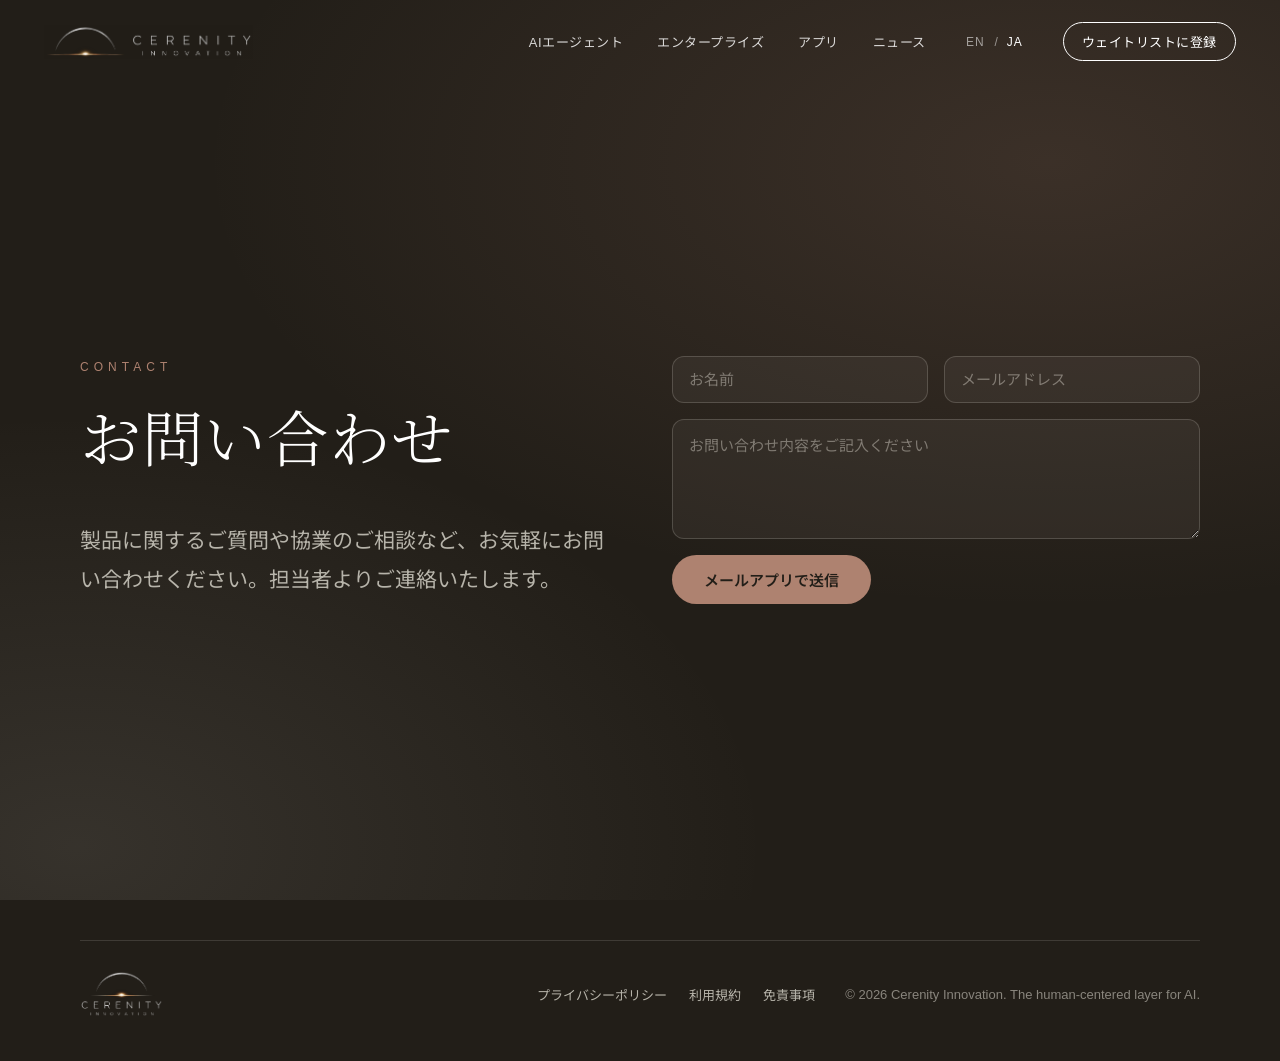
<file: ja/contact.html>
<!DOCTYPE html>
<html lang="ja">
<head>
<meta charset="utf-8">
<meta name="viewport" content="width=device-width, initial-scale=1">
<title>お問い合わせ — Cerenity Innovation</title>
<meta name="description" content="Cerenity Innovationの製品やチーム、パートナーシップに関するお問い合わせはこちら。">
<link rel="alternate" hreflang="en" href="https://cerenityinnovation.com/contact.html">
<link rel="alternate" hreflang="ja" href="https://cerenityinnovation.com/ja/contact.html">
<link rel="alternate" hreflang="x-default" href="https://cerenityinnovation.com/contact.html">
<link rel="icon" type="image/png" sizes="32x32" href="../assets/favicon-32.png">
<link rel="icon" type="image/png" sizes="512x512" href="../assets/favicon.png">
<link rel="apple-touch-icon" href="../assets/apple-touch-icon.png">
<link rel="preconnect" href="https://fonts.googleapis.com">
<link rel="preconnect" href="https://fonts.gstatic.com" crossorigin>
<link href="https://fonts.googleapis.com/css2?family=Montserrat:wght@400;500;600&family=Noto+Sans+JP:wght@400;500;600&family=Noto+Serif+JP:wght@300;400&family=Newsreader:ital,opsz,wght@0,6..72,300;0,6..72,400;0,6..72,500;1,6..72,300;1,6..72,400&display=swap" rel="stylesheet">
<link rel="stylesheet" href="../styles.css">
<script src="../site.js" defer></script>
</head>
<body>
<div class="page" style="background: #221E18; overflow-x: hidden; min-height: 100vh; display: flex; flex-direction: column;">

  <nav id="site-nav" class="site-nav">
    <a href="index.html" class="brand">
      <img src="../assets/logo-h-light.png" alt="Cerenity Innovation">
    </a>
    <button class="nav-toggle" aria-label="Menu" aria-expanded="false"><span></span><span></span><span></span></button>
    <div class="nav-links">
      <a href="index.html">AIエージェント</a>
      <a href="enterprise.html">エンタープライズ</a>
      <a href="app.html">アプリ</a>
      <a href="news.html">ニュース</a>
      <div class="lang-switch" aria-label="Language"><a href="../contact.html" lang="en" hreflang="en">EN</a><a href="contact.html" aria-current="page">JA</a></div>
      <a href="https://waitlister.me/p/cerenity" target="_blank" rel="noopener" class="cta">ウェイトリストに登録</a>
    </div>
  </nav>

  <header style="position: relative; background: #221E18; color: #FFFFFF; flex: 1; min-height: 100vh; display: flex; align-items: center; padding: 150px 44px 90px;">
    <div style="position: absolute; inset: 0; background: radial-gradient(120% 90% at 82% 18%, rgba(174,130,112,.18), transparent 55%), radial-gradient(90% 80% at 6% 94%, rgba(200,196,188,.12), transparent 60%); pointer-events: none;"></div>
    <div class="contact-grid" style="position: relative; max-width: 1120px; margin: 0 auto; width: 100%;">

      <div>
        <div data-reveal style="font-size: 12px; letter-spacing: .42em; text-transform: uppercase; color: #AE8270; margin-bottom: 34px;">Contact</div>
        <h1 data-reveal style="font-family: 'Newsreader', serif; font-weight: 300; font-size: clamp(42px, 6vw, 88px); line-height: 1.03; letter-spacing: -.02em; max-width: 13ch; text-wrap: balance;">お問い合わせ</h1>
        <p data-reveal style="margin-top: 34px; font-size: clamp(17px, 1.7vw, 21px); line-height: 1.55; max-width: 46ch; color: rgba(239,235,225,.72);">製品に関するご質問や協業のご相談など、お気軽にお問い合わせください。担当者よりご連絡いたします。</p>
      </div>

      <div data-reveal>
        <form data-mailto-form data-opening="メールアプリを開いています…" data-mailto="info@cerenityinnovation.com" class="contact-form" style="margin: 0; max-width: 100%;">
          <div class="row">
            <input name="name" type="text" placeholder="お名前" required autocomplete="name">
            <input name="email" type="email" placeholder="メールアドレス" required autocomplete="email">
          </div>
          <textarea name="message" placeholder="お問い合わせ内容をご記入ください" required></textarea>
          <div class="actions">
            <button type="submit">メールアプリで送信</button>
            <span class="status" role="status" aria-live="polite"></span>
          </div>
        </form>
      </div>

    </div>
  </header>

  <footer style="background: #221E18; color: #FFFFFF; padding: 40px 44px 44px;">
    <div style="max-width: 1120px; margin: 0 auto; display: flex; justify-content: space-between; align-items: center; flex-wrap: wrap; gap: 20px; border-top: 1px solid rgba(239,235,225,.14); padding-top: 30px; font-size: 13px; color: rgba(239,235,225,.5);">
      <a href="index.html"><img src="../assets/logo-light.png" alt="Cerenity Innovation" style="height: 46px; display: block;"></a>
      <div class="footer-meta">
        <nav class="footer-legal" aria-label="Legal"><a href="../privacy.html">プライバシーポリシー</a><a href="../terms.html">利用規約</a><a href="../disclaimer.html">免責事項</a></nav>
        <span>© 2026 Cerenity Innovation. The human-centered layer for AI.</span>
      </div>
    </div>
  </footer>

</div>
</body>
</html>
</file>
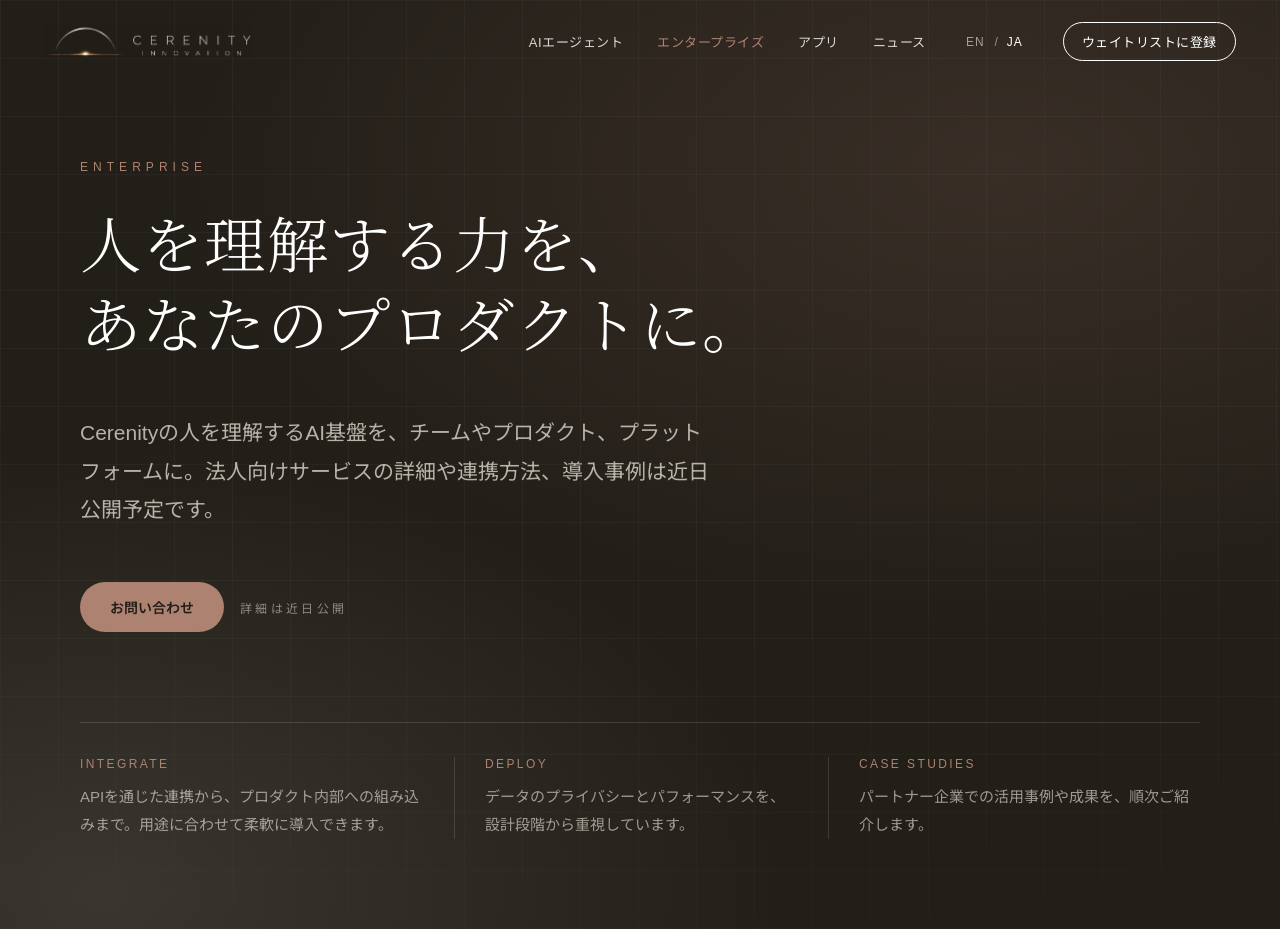
<file: ja/enterprise.html>
<!DOCTYPE html>
<html lang="ja">
<head>
<meta charset="utf-8">
<meta name="viewport" content="width=device-width, initial-scale=1">
<title>エンタープライズ — Cerenity Innovation</title>
<meta name="description" content="Cerenityの人を理解するAI基盤を、チームやプロダクト、プラットフォームに。法人向けサービスや連携方法、導入事例をご紹介します。">
<link rel="alternate" hreflang="en" href="https://cerenityinnovation.com/enterprise.html">
<link rel="alternate" hreflang="ja" href="https://cerenityinnovation.com/ja/enterprise.html">
<link rel="alternate" hreflang="x-default" href="https://cerenityinnovation.com/enterprise.html">
<link rel="icon" type="image/png" sizes="32x32" href="../assets/favicon-32.png">
<link rel="icon" type="image/png" sizes="512x512" href="../assets/favicon.png">
<link rel="apple-touch-icon" href="../assets/apple-touch-icon.png">
<link rel="preconnect" href="https://fonts.googleapis.com">
<link rel="preconnect" href="https://fonts.gstatic.com" crossorigin>
<link href="https://fonts.googleapis.com/css2?family=Montserrat:wght@400;500;600&family=Noto+Sans+JP:wght@400;500;600&family=Noto+Serif+JP:wght@300;400&family=Newsreader:ital,opsz,wght@0,6..72,300;0,6..72,400;0,6..72,500;1,6..72,300;1,6..72,400&display=swap" rel="stylesheet">
<link rel="stylesheet" href="../styles.css">
<script src="../site.js" defer></script>
</head>
<body>
<div class="page" style="background: #FFFFFF; overflow-x: hidden; min-height: 100vh; display: flex; flex-direction: column;">

  <nav id="site-nav" class="site-nav">
    <a href="index.html" class="brand">
      <img src="../assets/logo-h-light.png" alt="Cerenity Innovation">
    </a>
    <button class="nav-toggle" aria-label="Menu" aria-expanded="false"><span></span><span></span><span></span></button>
    <div class="nav-links">
      <a href="index.html">AIエージェント</a>
      <a href="enterprise.html" class="active">エンタープライズ</a>
      <a href="app.html">アプリ</a>
      <a href="news.html">ニュース</a>
      <div class="lang-switch" aria-label="Language"><a href="../enterprise.html" lang="en" hreflang="en">EN</a><a href="enterprise.html" aria-current="page">JA</a></div>
      <a href="https://waitlister.me/p/cerenity" target="_blank" rel="noopener" class="cta">ウェイトリストに登録</a>
    </div>
  </nav>

  <header style="position: relative; background: #221E18; color: #FFFFFF; flex: 1; min-height: 100vh; display: flex; flex-direction: column; justify-content: center; padding: 160px 44px 90px; overflow: hidden;">
    <div style="position: absolute; inset: 0; background-image: linear-gradient(rgba(255,255,255,.035) 1px, transparent 1px), linear-gradient(90deg, rgba(255,255,255,.035) 1px, transparent 1px); background-size: 58px 58px, 58px 58px; -webkit-mask-image: radial-gradient(120% 100% at 50% 22%, #000 45%, transparent 100%); mask-image: radial-gradient(120% 100% at 50% 22%, #000 45%, transparent 100%); pointer-events: none;"></div>
    <div style="position: absolute; inset: 0; background: radial-gradient(120% 90% at 78% 18%, rgba(174,130,112,.16), transparent 55%), radial-gradient(90% 80% at 8% 96%, rgba(200,196,188,.14), transparent 60%); pointer-events: none;"></div>
    <div style="position: relative; max-width: 1120px; margin: 0 auto; width: 100%;">
      <div data-reveal style="font-size: 12px; letter-spacing: .42em; text-transform: uppercase; color: #AE8270; margin-bottom: 40px;">Enterprise</div>
      <h1 data-reveal style="font-family: 'Newsreader', serif; font-weight: 300; font-size: clamp(42px, 6.4vw, 96px); line-height: 1.03; letter-spacing: -.02em; max-width: 16ch; text-wrap: balance;">人を理解する力を、あなたのプロダクトに。</h1>
      <p data-reveal style="margin-top: 40px; font-size: clamp(17px, 1.7vw, 21px); line-height: 1.55; max-width: 54ch; color: rgba(239,235,225,.72);">Cerenityの人を理解するAI基盤を、チームやプロダクト、プラットフォームに。法人向けサービスの詳細や連携方法、導入事例は近日公開予定です。</p>
      <div data-reveal style="margin-top: 52px; display: flex; gap: 16px; flex-wrap: wrap; align-items: center;">
        <a href="contact.html" style="background: #AE8270; color: #221E18; padding: 15px 30px; border-radius: 999px; font-weight: 600; font-size: 14px;">お問い合わせ</a>
        <span style="font-size: 12px; letter-spacing: .28em; text-transform: uppercase; color: rgba(239,235,225,.5);">詳細は近日公開</span>
      </div>
    </div>
    <div style="position: relative; max-width: 1120px; margin: 90px auto 0; width: 100%; display: grid; grid-template-columns: repeat(3, 1fr); gap: 2px; border-top: 1px solid rgba(239,235,225,.14); padding-top: 34px;">
      <div data-reveal style="padding-right: 30px;">
        <div style="font-size: 12px; letter-spacing: .2em; text-transform: uppercase; color: #AE8270; margin-bottom: 12px;">Integrate</div>
        <p style="font-size: 15px; line-height: 1.6; color: rgba(239,235,225,.6);">APIを通じた連携から、プロダクト内部への組み込みまで。用途に合わせて柔軟に導入できます。</p>
      </div>
      <div data-reveal style="padding: 0 30px; border-left: 1px solid rgba(239,235,225,.14);">
        <div style="font-size: 12px; letter-spacing: .2em; text-transform: uppercase; color: #AE8270; margin-bottom: 12px;">Deploy</div>
        <p style="font-size: 15px; line-height: 1.6; color: rgba(239,235,225,.6);">データのプライバシーとパフォーマンスを、設計段階から重視しています。</p>
      </div>
      <div data-reveal style="padding-left: 30px; border-left: 1px solid rgba(239,235,225,.14);">
        <div style="font-size: 12px; letter-spacing: .2em; text-transform: uppercase; color: #AE8270; margin-bottom: 12px;">Case studies</div>
        <p style="font-size: 15px; line-height: 1.6; color: rgba(239,235,225,.6);">パートナー企業での活用事例や成果を、順次ご紹介します。</p>
      </div>
    </div>
  </header>

</div>
</body>
</html>
</file>
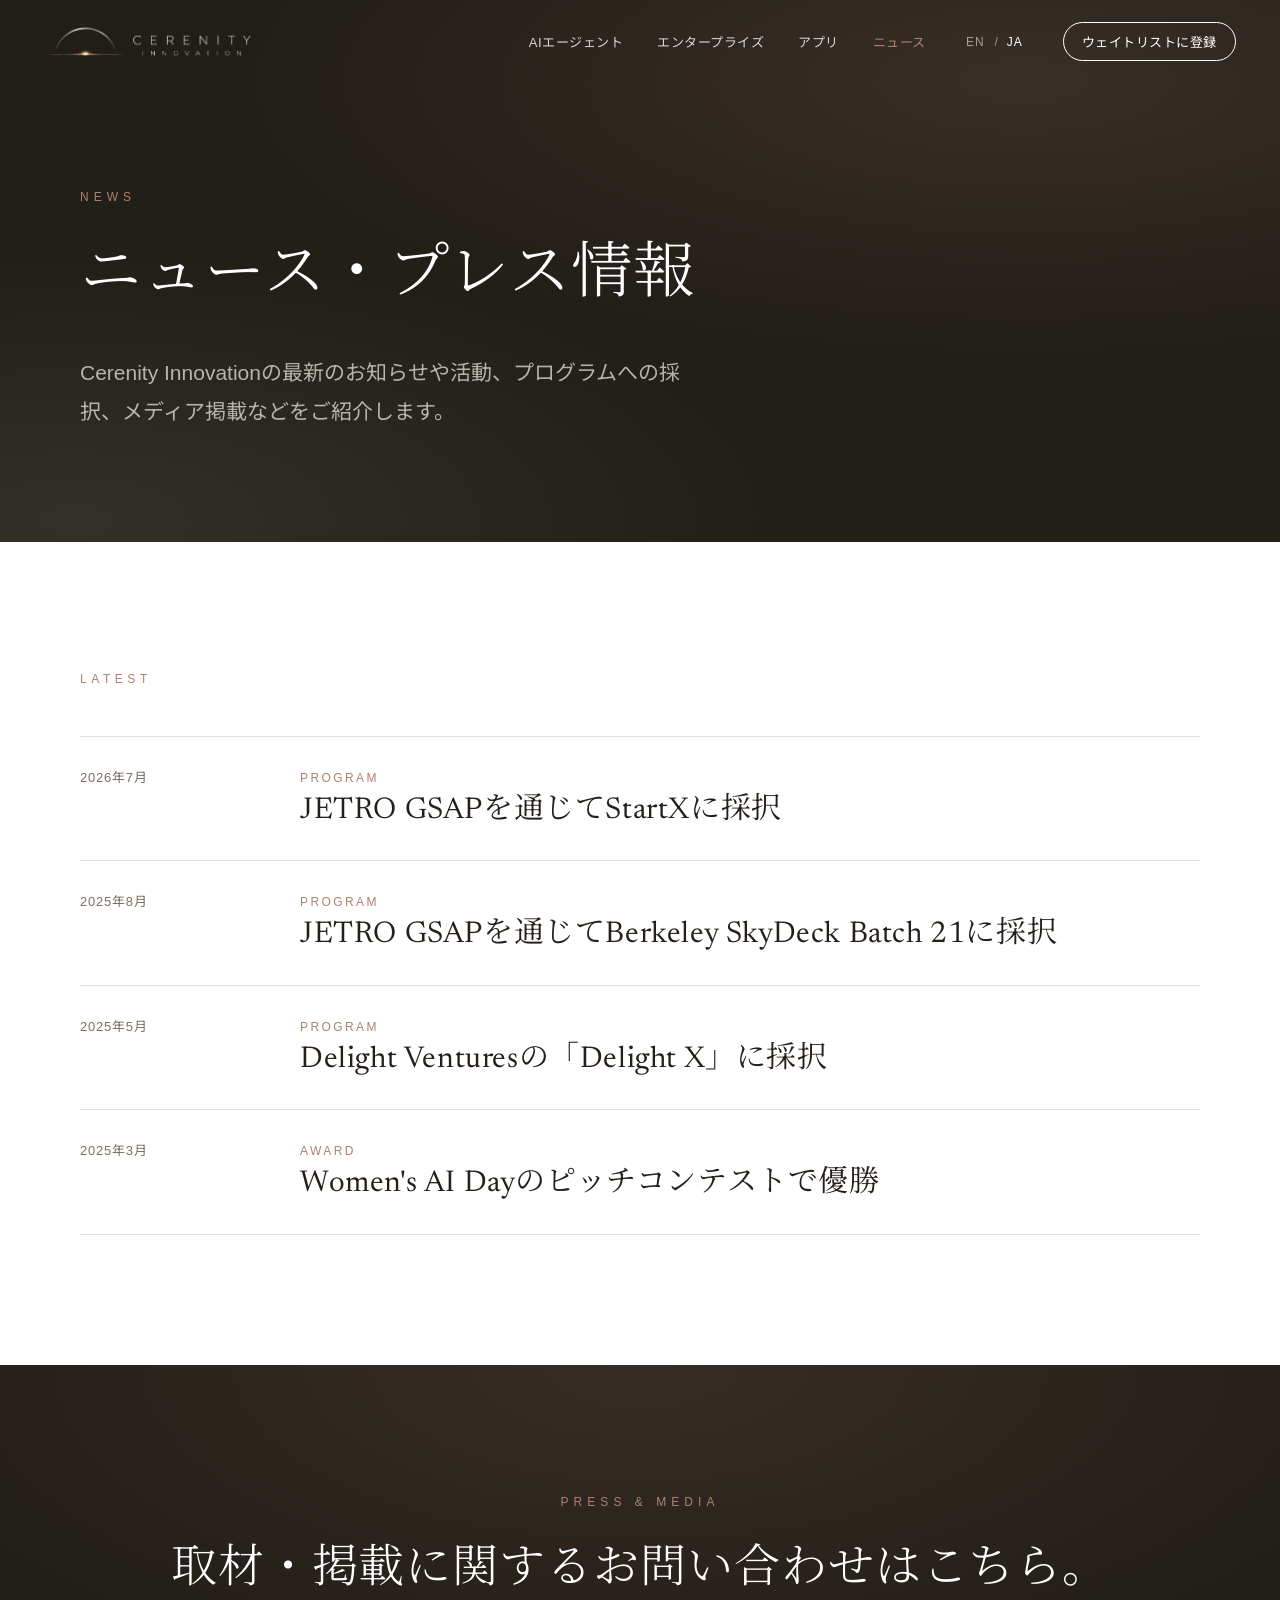
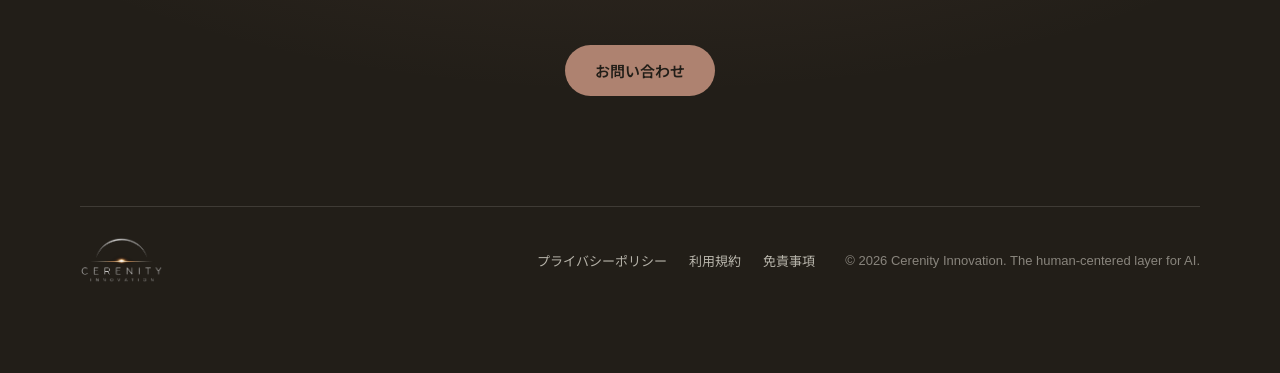
<file: ja/news.html>
<!DOCTYPE html>
<html lang="ja">
<head>
<meta charset="utf-8">
<meta name="viewport" content="width=device-width, initial-scale=1">
<title>ニュース — Cerenity Innovation</title>
<meta name="description" content="Cerenity Innovationの最新情報。事業の進捗、プログラムへの採択、受賞、メディア掲載などをお知らせします。">
<link rel="alternate" hreflang="en" href="https://cerenityinnovation.com/news.html">
<link rel="alternate" hreflang="ja" href="https://cerenityinnovation.com/ja/news.html">
<link rel="alternate" hreflang="x-default" href="https://cerenityinnovation.com/news.html">
<link rel="icon" type="image/png" sizes="32x32" href="../assets/favicon-32.png">
<link rel="icon" type="image/png" sizes="512x512" href="../assets/favicon.png">
<link rel="apple-touch-icon" href="../assets/apple-touch-icon.png">
<link rel="preconnect" href="https://fonts.googleapis.com">
<link rel="preconnect" href="https://fonts.gstatic.com" crossorigin>
<link href="https://fonts.googleapis.com/css2?family=Montserrat:wght@400;500;600&family=Noto+Sans+JP:wght@400;500;600&family=Noto+Serif+JP:wght@300;400&family=Newsreader:ital,opsz,wght@0,6..72,300;0,6..72,400;0,6..72,500;1,6..72,300;1,6..72,400&display=swap" rel="stylesheet">
<link rel="stylesheet" href="../styles.css">
<script src="../site.js" defer></script>
</head>
<body>
<div class="page" style="background: #FFFFFF; overflow-x: hidden;">

  <nav id="site-nav" class="site-nav">
    <a href="index.html" class="brand">
      <img src="../assets/logo-h-light.png" alt="Cerenity Innovation">
    </a>
    <button class="nav-toggle" aria-label="Menu" aria-expanded="false"><span></span><span></span><span></span></button>
    <div class="nav-links">
      <a href="index.html">AIエージェント</a>
      <a href="enterprise.html">エンタープライズ</a>
      <a href="app.html">アプリ</a>
      <a href="news.html" class="active">ニュース</a>
      <div class="lang-switch" aria-label="Language"><a href="../news.html" lang="en" hreflang="en">EN</a><a href="news.html" aria-current="page">JA</a></div>
      <a href="https://waitlister.me/p/cerenity" target="_blank" rel="noopener" class="cta">ウェイトリストに登録</a>
    </div>
  </nav>

  <header style="position: relative; background: #221E18; color: #FFFFFF; padding: 190px 44px 110px;">
    <div style="position: absolute; inset: 0; background: radial-gradient(110% 90% at 80% 15%, rgba(174,130,112,.16), transparent 55%), radial-gradient(90% 80% at 6% 96%, rgba(200,196,188,.10), transparent 60%); pointer-events: none;"></div>
    <div style="position: relative; max-width: 1120px; margin: 0 auto; width: 100%;">
      <div data-reveal style="font-size: 12px; letter-spacing: .42em; text-transform: uppercase; color: #AE8270; margin-bottom: 34px;">NEWS</div>
      <h1 data-reveal style="font-family: 'Newsreader', serif; font-weight: 300; font-size: clamp(42px, 6vw, 92px); line-height: 1.03; letter-spacing: -.02em; max-width: 14ch; text-wrap: balance;">ニュース・プレス情報</h1>
      <p data-reveal style="margin-top: 36px; font-size: clamp(17px, 1.7vw, 21px); line-height: 1.55; max-width: 52ch; color: rgba(239,235,225,.72);">Cerenity Innovationの最新のお知らせや活動、プログラムへの採択、メディア掲載などをご紹介します。</p>
    </div>
  </header>

  <section style="background: #FFFFFF; padding: 130px 44px;">
    <div style="max-width: 1120px; margin: 0 auto;">
      <div data-reveal style="font-size: 12px; letter-spacing: .38em; text-transform: uppercase; color: #AE8270; margin-bottom: 50px;">Latest</div>
      <div style="display: flex; flex-direction: column;">
        <div data-reveal style="display: grid; grid-template-columns: 190px 1fr; gap: 30px; align-items: baseline; padding: 30px 0; border-top: 1px solid rgba(36,31,25,.14);">
          <div style="font-size: 13px; letter-spacing: .06em; color: #78715F;">2026年7月</div>
          <div>
            <div style="font-size: 12px; letter-spacing: .2em; text-transform: uppercase; color: #AE8270; margin-bottom: 8px;">Program</div>
            <div style="font-family: 'Newsreader', serif; font-size: clamp(22px, 2.4vw, 30px); line-height: 1.25;">JETRO GSAPを通じてStartXに採択</div>
          </div>
        </div>
        <div data-reveal style="display: grid; grid-template-columns: 190px 1fr; gap: 30px; align-items: baseline; padding: 30px 0; border-top: 1px solid rgba(36,31,25,.14);">
          <div style="font-size: 13px; letter-spacing: .06em; color: #78715F;">2025年8月</div>
          <div>
            <div style="font-size: 12px; letter-spacing: .2em; text-transform: uppercase; color: #AE8270; margin-bottom: 8px;">Program</div>
            <div style="font-family: 'Newsreader', serif; font-size: clamp(22px, 2.4vw, 30px); line-height: 1.25;">JETRO GSAPを通じてBerkeley SkyDeck Batch 21に採択</div>
          </div>
        </div>
        <div data-reveal style="display: grid; grid-template-columns: 190px 1fr; gap: 30px; align-items: baseline; padding: 30px 0; border-top: 1px solid rgba(36,31,25,.14);">
          <div style="font-size: 13px; letter-spacing: .06em; color: #78715F;">2025年5月</div>
          <div>
            <div style="font-size: 12px; letter-spacing: .2em; text-transform: uppercase; color: #AE8270; margin-bottom: 8px;">Program</div>
            <div style="font-family: 'Newsreader', serif; font-size: clamp(22px, 2.4vw, 30px); line-height: 1.25;">Delight Venturesの「Delight X」に採択</div>
          </div>
        </div>
        <div data-reveal style="display: grid; grid-template-columns: 190px 1fr; gap: 30px; align-items: baseline; padding: 30px 0; border-top: 1px solid rgba(36,31,25,.14); border-bottom: 1px solid rgba(36,31,25,.14);">
          <div style="font-size: 13px; letter-spacing: .06em; color: #78715F;">2025年3月</div>
          <div>
            <div style="font-size: 12px; letter-spacing: .2em; text-transform: uppercase; color: #AE8270; margin-bottom: 8px;">Award</div>
            <div style="font-family: 'Newsreader', serif; font-size: clamp(22px, 2.4vw, 30px); line-height: 1.25;">Women's AI Dayのピッチコンテストで優勝</div>
          </div>
        </div>
      </div>
    </div>
  </section>

  <section style="background: #221E18; color: #FFFFFF; padding: 130px 44px 90px; position: relative;">
    <div style="position: absolute; inset: 0; background: radial-gradient(100% 90% at 50% 0%, rgba(174,130,112,.15), transparent 60%); pointer-events: none;"></div>
    <div style="position: relative; max-width: 1120px; margin: 0 auto; text-align: center;">
      <div data-reveal style="font-size: 12px; letter-spacing: .42em; text-transform: uppercase; color: #AE8270; margin-bottom: 30px;">Press &amp; media</div>
      <h2 data-reveal style="font-family: 'Newsreader', serif; font-weight: 300; font-size: clamp(32px, 4.6vw, 62px); line-height: 1.08; letter-spacing: -.02em; max-width: 16ch; margin: 0 auto;">取材・掲載に関するお問い合わせはこちら。</h2>
      <div data-reveal style="margin-top: 42px;">
        <a href="contact.html" style="background: #AE8270; color: #221E18; padding: 15px 30px; border-radius: 999px; font-weight: 600; font-size: 15px; display: inline-block;">お問い合わせ</a>
      </div>
    </div>
    <div style="position: relative; max-width: 1120px; margin: 110px auto 0; display: flex; justify-content: space-between; align-items: center; flex-wrap: wrap; gap: 20px; border-top: 1px solid rgba(239,235,225,.14); padding-top: 30px; font-size: 13px; color: rgba(239,235,225,.5);">
      <a href="index.html"><img src="../assets/logo-light.png" alt="Cerenity Innovation" style="height: 46px; display: block;"></a>
      <div class="footer-meta">
        <nav class="footer-legal" aria-label="Legal"><a href="../privacy.html">プライバシーポリシー</a><a href="../terms.html">利用規約</a><a href="../disclaimer.html">免責事項</a></nav>
        <span>© 2026 Cerenity Innovation. The human-centered layer for AI.</span>
      </div>
    </div>
  </section>

</div>
</body>
</html>
</file>
<file: styles.css>
/* ============================================================
   Cerenity Innovation — shared styles
   Base + navigation + responsive (mobile) rules.
   Page content keeps its inline styles for the desktop design;
   the @media block below adapts the breaking pieces for mobile.
   ============================================================ */

* { margin: 0; padding: 0; box-sizing: border-box; }
html { scroll-behavior: smooth; }
body {
  font-family: 'Helvetica Neue', Helvetica, Arial, sans-serif;
  background: #FFFFFF;
  color: #241F19;
  -webkit-font-smoothing: antialiased;
}
a { color: inherit; text-decoration: none; }
a:hover { color: #AE8270; }
::selection { background: #AE8270; color: #FFFFFF; }

/* ---------- Navigation ---------- */
.site-nav {
  position: fixed; top: 0; left: 0; right: 0; z-index: 100;
  display: flex; align-items: center; justify-content: space-between;
  padding: 22px 44px;
  color: #FFFFFF;
  transition: background .5s ease, padding .4s ease, box-shadow .5s ease;
}
.site-nav.scrolled {
  background: rgba(22, 24, 20, .82);
  -webkit-backdrop-filter: blur(14px);
  backdrop-filter: blur(14px);
  padding: 15px 44px;
  box-shadow: 0 1px 0 rgba(239, 235, 225, .08);
}
.site-nav .brand { display: flex; align-items: center; }
.site-nav .brand img { height: 34px; display: block; }

.nav-links {
  display: flex; align-items: center; gap: 34px;
  font-size: 13px; letter-spacing: .04em;
}
.nav-links a { opacity: .82; transition: opacity .3s ease, color .3s ease; }
.nav-links a.active { opacity: 1; color: #AE8270; }
.nav-links a.cta {
  opacity: 1; border: 1px solid currentColor;
  padding: 9px 18px; border-radius: 999px;
}

/* Hamburger toggle — hidden on desktop */
.nav-toggle {
  display: none;
  flex-direction: column; justify-content: center; gap: 5px;
  width: 34px; height: 34px;
  background: none; border: none; padding: 0; cursor: pointer;
  color: inherit; z-index: 101;
}
.nav-toggle span {
  display: block; width: 24px; height: 2px; border-radius: 2px;
  background: currentColor;
  transition: transform .3s ease, opacity .3s ease;
}
.nav-toggle.open span:nth-child(1) { transform: translateY(7px) rotate(45deg); }
.nav-toggle.open span:nth-child(2) { opacity: 0; }
.nav-toggle.open span:nth-child(3) { transform: translateY(-7px) rotate(-45deg); }

/* Language switcher (EN / JA) */
.lang-switch { display: flex; align-items: center; gap: 4px; font-size: 12px; letter-spacing: .08em; }
.lang-switch a { opacity: .55; padding: 4px 6px; }
.lang-switch a + a::before { content: "/"; margin: 0 8px 0 -6px; opacity: .5; color: currentColor; }
.lang-switch a[aria-current] { opacity: 1; }

/* ============================================================
   Mobile
   ============================================================ */
@media (max-width: 760px) {
  .site-nav { padding: 15px 20px; }
  /* No blur here: a backdrop-filter would trap the fixed .nav-links inside the bar's height */
  .site-nav.scrolled {
    padding: 12px 20px;
    background: rgba(22, 24, 20, .95);
    -webkit-backdrop-filter: none;
    backdrop-filter: none;
  }
  .site-nav .brand img { height: 30px; }

  .nav-toggle { display: flex; }

  .nav-links {
    position: fixed; top: 0; right: 0; bottom: 0;
    width: min(80vw, 320px);
    flex-direction: column; align-items: flex-start; justify-content: center;
    gap: 28px; padding: 88px 34px 40px;
    font-size: 17px; letter-spacing: .02em;
    background: rgba(20, 22, 18, .97);
    -webkit-backdrop-filter: blur(18px);
    backdrop-filter: blur(18px);
    transform: translateX(100%);
    transition: transform .38s cubic-bezier(.4, 0, .2, 1), box-shadow .38s ease;
  }
  /* The shadow only while open: closed, it would bleed in from the right edge */
  .nav-links.open { transform: translateX(0); box-shadow: -18px 0 60px rgba(0, 0, 0, .35); }
  .nav-links a { opacity: .92; }
  .nav-links a.cta { padding: 11px 22px; }
  body.menu-open { overflow: hidden; }

  /* Collapse every multi-column grid to a single column */
  [style*="grid-template-columns: repeat(3"],
  [style*="grid-template-columns: repeat(5"],
  [style*="grid-template-columns: 1.1fr"],
  [style*="grid-template-columns: 1fr .9fr"],
  [style*="grid-template-columns: 1fr .8fr"],
  [style*="grid-template-columns: .8fr 1fr"] {
    grid-template-columns: 1fr !important;
    gap: 34px !important;
  }
  [style*="grid-template-columns: 190px"] {
    grid-template-columns: 1fr !important;
    gap: 6px !important;
  }

  /* Tame desktop paddings so sections fit the viewport */
  .page > section,
  .page > header,
  .page > footer { padding-left: 22px !important; padding-right: 22px !important; }
  .page > section { padding-top: 78px !important; padding-bottom: 78px !important; }
  .page > header  { padding-top: 116px !important; padding-bottom: 64px !important; }

  /* Column dividers were meant for side-by-side layout */
  [style*="border-left"] { border-left: none !important; }

  /* Left/right alignment overrides that only make sense in wide grids */
  [style*="justify-self: end"] { justify-self: start !important; }
  [style*="max-width: 620px"] { max-width: 100% !important; }

  /* Neutralize any hard-coded pixel width that could force overflow */
  [style*="width: 648px"] { width: auto !important; height: auto !important; }

  /* Big inter-column gaps look heavy once stacked */
  [style*="gap: 70px"] { gap: 44px !important; }
}

/* ---------- Contact page ---------- */
.contact-grid {
  display: grid; grid-template-columns: 1fr 1fr;
  gap: 64px; align-items: center;
}
@media (max-width: 880px) {
  .contact-grid { grid-template-columns: 1fr; gap: 40px; }
}

/* ---------- Contact form (mailto) ---------- */
.contact-form {
  max-width: 560px; margin: 44px auto 0;
  text-align: left; display: grid; gap: 16px;
}
.contact-form .row { display: grid; grid-template-columns: 1fr 1fr; gap: 16px; }
.contact-form input,
.contact-form textarea {
  width: 100%; font: inherit; font-size: 15px; color: #FFFFFF;
  background: rgba(239, 235, 225, .05);
  border: 1px solid rgba(239, 235, 225, .18);
  border-radius: 12px; padding: 14px 16px;
  transition: border-color .25s ease, background .25s ease;
}
.contact-form textarea { resize: vertical; min-height: 120px; }
.contact-form input::placeholder,
.contact-form textarea::placeholder { color: rgba(239, 235, 225, .4); }
.contact-form input:focus,
.contact-form textarea:focus {
  outline: none; border-color: #AE8270;
  background: rgba(239, 235, 225, .08);
}
.contact-form .actions { display: flex; align-items: center; gap: 18px; flex-wrap: wrap; }
.contact-form button {
  background: #AE8270; color: #221E18; border: none; cursor: pointer;
  padding: 14px 32px; border-radius: 999px;
  font: inherit; font-weight: 600; font-size: 15px;
  transition: opacity .25s ease;
}
.contact-form button:hover { color: #221E18; opacity: .9; }
.contact-form .status { font-size: 13px; color: rgba(239, 235, 225, .55); }

@media (max-width: 760px) {
  .contact-form .row { grid-template-columns: 1fr; }
}

/* ---------- Footer legal links ---------- */
.footer-meta {
  display: flex; align-items: center; flex-wrap: wrap;
  gap: 12px 30px;
}
.footer-legal { display: flex; flex-wrap: wrap; gap: 8px 22px; }
.footer-legal a { color: rgba(239, 235, 225, .72); transition: color .3s ease; }
.footer-legal a:hover { color: #AE8270; }

/* ---------- TIDEYA page: Google Calendar detail ---------- */
.calendar-detail { font-size: 15px; line-height: 1.65; color: #524C42; }
.calendar-detail h3 {
  font-size: 12px; font-weight: 400; letter-spacing: .28em; text-transform: uppercase;
  color: #AE8270; margin-bottom: 22px;
}
.calendar-detail ul { padding-left: 20px; margin-bottom: 26px; }
.calendar-detail li { margin-bottom: 10px; padding-left: 4px; }
.calendar-detail li::marker { color: #AE8270; }
.calendar-detail strong { font-weight: 600; color: #241F19; }
.calendar-detail p { margin-bottom: 14px; }
.calendar-detail a { color: #8E6656; text-decoration: underline; text-underline-offset: 3px; }
.calendar-detail a:hover { color: #AE8270; }

/* ---------- Legal pages (privacy / terms / disclaimer) ---------- */
.legal-doc {
  max-width: 760px; margin: 0 auto;
  font-size: 16px; line-height: 1.7; color: #3A342C;
}
.legal-switch {
  display: flex; flex-wrap: wrap; gap: 10px;
  margin-bottom: 56px;
}
.legal-switch a {
  font-size: 13px; letter-spacing: .04em;
  border: 1px solid rgba(36, 31, 25, .18); border-radius: 999px;
  padding: 8px 16px; color: #524C42;
  transition: border-color .3s ease, color .3s ease;
}
.legal-switch a:hover { border-color: #AE8270; }
.legal-switch a.active { background: #221E18; border-color: #221E18; color: #FFFFFF; }
.legal-doc h2 {
  font-family: 'Newsreader', serif; font-weight: 400;
  font-size: clamp(24px, 2.6vw, 30px); line-height: 1.25; letter-spacing: -.01em;
  color: #241F19;
  margin: 56px 0 18px; padding-top: 28px;
  border-top: 1px solid rgba(36, 31, 25, .12);
  scroll-margin-top: 90px;
}
.legal-doc h2#s1 { margin-top: 0; padding-top: 0; border-top: none; }
.legal-doc h3 {
  font-size: 15px; font-weight: 600; letter-spacing: .02em; color: #241F19;
  margin: 30px 0 10px;
}
.legal-doc p { margin: 0 0 16px; overflow-wrap: anywhere; }
.legal-doc ul { margin: 0 0 18px; padding-left: 22px; }
.legal-doc li { margin: 0 0 6px; padding-left: 4px; overflow-wrap: anywhere; }
.legal-doc li::marker { color: #AE8270; }
.legal-doc a { color: #8E6656; text-decoration: underline; text-underline-offset: 3px; }
.legal-doc a:hover { color: #AE8270; }
.legal-doc .legal-switch a { text-decoration: none; color: #524C42; }
.legal-doc .legal-switch a.active { color: #FFFFFF; }
@media (max-width: 760px) {
  .legal-doc { font-size: 15px; }
  .legal-doc h2 { margin-top: 44px; }
  .legal-switch { margin-bottom: 40px; }
}

/* ---------- Japanese pages (ja/) ----------
   The page markup is shared with the English site; these rules adapt
   the Latin-tuned type (Newsreader, tight leading, ch widths) for Japanese. */
html[lang="ja"] body {
  font-family: 'Helvetica Neue', Arial, 'Noto Sans JP', 'Hiragino Sans', 'Hiragino Kaku Gothic ProN', Meiryo, sans-serif;
  line-break: strict;
}
html[lang="ja"] [style*="Newsreader"] {
  font-family: 'Newsreader', 'Noto Serif JP', 'Hiragino Mincho ProN', serif !important;
  letter-spacing: .02em !important;
}
html[lang="ja"] h1 {
  font-size: clamp(34px, 4.8vw, 68px) !important;
  line-height: 1.3 !important; max-width: 20em !important;
  word-break: auto-phrase;
}
html[lang="ja"] h2 {
  line-height: 1.4 !important; max-width: 22em !important;
  word-break: auto-phrase;
}
html[lang="ja"] h2[style*="clamp(34px, 5vw"],
html[lang="ja"] h2[style*="clamp(32px, 4.6vw"],
html[lang="ja"] h2[style*="clamp(30px, 4.4vw"],
html[lang="ja"] h2[style*="clamp(36px, 5vw"] { font-size: clamp(28px, 3.6vw, 48px) !important; }
html[lang="ja"] h2[style*="clamp(28px, 2.8vw"] { font-size: clamp(22px, 2.2vw, 28px) !important; }
html[lang="ja"] p { line-height: 1.85 !important; }
html[lang="ja"] .calendar-detail { line-height: 1.85; }
.calendar-detail .ja-note { font-size: 13px; color: #78715F; }
</file>
